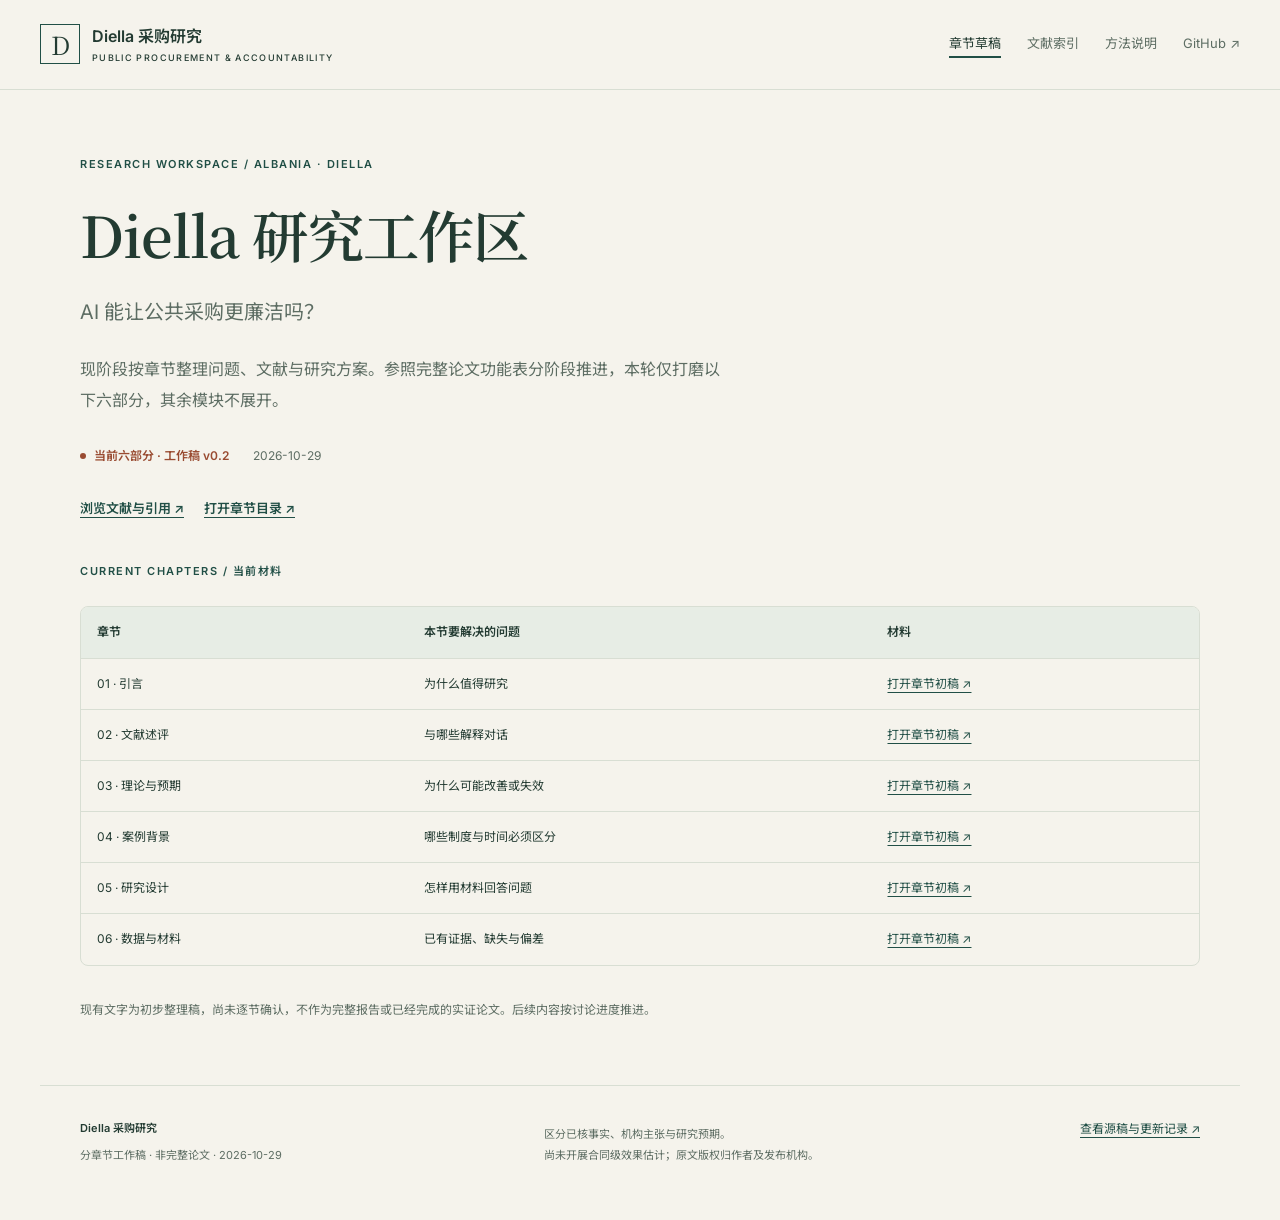
<file: docs/index.html>
<!DOCTYPE html>
<html lang="zh-CN">
<head>
<meta charset="utf-8"><meta name="viewport" content="width=device-width,initial-scale=1">
<meta name="description" content="以阿尔巴尼亚 Diella 为切入，研究公共采购的风险识别、实际效果与问责机制。六部分研究稿、可追溯文献与研究方法。">
<meta name="theme-color" content="#214f46">
<title>章节工作区 · Diella 采购研究</title>
<link rel="icon" href="data:image/svg+xml,%3Csvg xmlns='http://www.w3.org/2000/svg' viewBox='0 0 64 64'%3E%3Crect width='64' height='64' rx='14' fill='%23214f46'/%3E%3Cpath d='M19 15h14c19 0 19 34 0 34H19z' fill='none' stroke='%23f5f3ec' stroke-width='5'/%3E%3C/svg%3E">
<link rel="preconnect" href="https://fonts.googleapis.com"><link rel="preconnect" href="https://fonts.gstatic.com" crossorigin>
<link href="https://fonts.googleapis.com/css2?family=Inter:wght@400;500;600&family=Noto+Sans+SC:wght@400;500;600&family=Noto+Serif+SC:wght@500;600;700&display=swap" rel="stylesheet">
<style>:root{--paper:#f5f3ec;--surface:#fcfbf7;--ink:#233b32;--muted:#5d6d63;--green:#214f46;--line:#d8ded3;--accent:#994b31;--tint:#e7ede5;--body-size:17px}*{box-sizing:border-box}html{scroll-behavior:smooth;scroll-padding-top:100px}body{margin:0;background:var(--paper);color:var(--ink);font:var(--body-size)/1.95 "Inter","Noto Sans SC","Microsoft YaHei",sans-serif}a{color:var(--green);text-underline-offset:4px;overflow-wrap:anywhere}a:hover{color:var(--accent)}a:focus-visible,button:focus-visible,select:focus-visible,input:focus-visible,summary:focus-visible,textarea:focus-visible{outline:3px solid var(--accent);outline-offset:4px}button,input,select,textarea{font:inherit}button,summary{cursor:pointer}button{border:1px solid var(--green);border-radius:8px;background:var(--green);color:var(--surface);padding:8px 16px;font-size:13px;line-height:1.7}button.secondary{background:transparent;color:var(--green)}.skip-link{position:fixed;z-index:20;left:16px;top:-80px;background:var(--green);color:var(--surface);padding:10px}.skip-link:focus{top:8px}.masthead{max-width:1320px;margin:auto;padding:24px 40px;border-bottom:1px solid var(--line);display:flex;align-items:center;justify-content:space-between;gap:24px}.brand{display:flex;align-items:center;gap:12px;text-decoration:none;font-size:16px;font-weight:600;color:var(--ink);line-height:1.5}.brand-mark{width:40px;height:40px;border:1px solid var(--green);display:grid;place-items:center;font:25px "Noto Serif SC",serif}.brand small{display:block;font-size:9px;letter-spacing:1.35px;font-weight:500;margin-top:3px}.masthead nav{display:flex;gap:26px;font-size:13px;flex-wrap:wrap}.masthead nav a{text-decoration:none;color:var(--muted)}.masthead nav a[aria-current]{color:var(--ink);border-bottom:2px solid var(--green)}.eyebrow{font-size:11px;font-weight:600;letter-spacing:1.5px;text-transform:uppercase;color:var(--green);margin:0 0 20px}.hero{max-width:1200px;margin:0 auto;padding:64px 40px 40px}.hero h1{font:600 clamp(34px,4.4vw,58px)/1.4 "Noto Serif SC","Songti SC","SimSun",serif;letter-spacing:-.8px;margin:0 0 20px;max-width:1000px}.hero .subtitle{font-size:20px;margin:0;color:var(--muted);line-height:1.8}.hero .lead{max-width:65ch;margin:24px 0 0;color:var(--muted);font-size:16px}.statusline{display:flex;flex-wrap:wrap;gap:10px 24px;align-items:center;font-size:12px;color:var(--muted);margin-top:28px}.status{display:inline-flex;align-items:center;gap:8px;color:var(--accent);font-weight:600}.status:before{content:"";width:6px;height:6px;border-radius:100%;background:var(--accent)}.hero-actions{display:flex;gap:20px;align-items:center;flex-wrap:wrap;margin-top:28px;font-size:13px}.hero-actions a{font-weight:600}.proposal{max-width:1120px;margin:0 auto 48px;padding:24px 32px;border-left:3px solid var(--green);background:var(--tint);display:grid;grid-template-columns:150px minmax(0,1fr);gap:24px}.proposal .label{font-size:12px;letter-spacing:1px;color:var(--green)}.proposal p{margin:0;max-width:65ch;font-size:17px}.reading-layout{max-width:1200px;padding:0 40px 64px;margin:auto;display:grid;grid-template-columns:220px minmax(0,1fr);gap:56px;align-items:start}.toc{position:sticky;top:24px;font-size:13px}.toc .toc-title{margin:0 0 18px;color:var(--muted);font-size:11px;letter-spacing:1.5px}.toc a{display:flex;gap:14px;text-decoration:none;padding:9px 0;color:var(--muted);line-height:1.7}.toc a span{font-family:Inter,monospace;font-size:11px;padding-top:2px;color:var(--muted)}.toc a.active{color:var(--green);font-weight:600}.toc a.active span{color:var(--accent)}.toc .toc-extra{border-top:1px solid var(--line);margin-top:16px;padding-top:16px}.reading-tools{display:flex;gap:8px;flex-wrap:wrap;margin-top:20px}.reading-tools button{font-size:11px;padding:6px 10px;background:transparent;color:var(--green);border-color:var(--line)}.article{min-width:0;max-width:65ch}.paper-section{padding:0 0 44px;margin:0 0 40px;border-bottom:1px solid var(--line);scroll-margin-top:24px}.article h2{font:600 28px/1.6 "Noto Serif SC","Songti SC",serif;margin:0 0 28px}.article h3{font-size:18px;line-height:1.8;margin:32px 0 16px}.article p{margin:0 0 20px;text-align:justify}.article strong{font-weight:600}.article ul,.article ol{padding-left:24px;margin:16px 0 24px}.article li{padding-left:4px;margin:8px 0}.article blockquote{margin:24px 0;padding:8px 0 8px 24px;border-left:3px solid var(--green);color:var(--muted)}.citation-ref{display:inline-block;font-size:10px;line-height:1.7;text-decoration:none;border-bottom:1px solid var(--line);margin:0 2px;vertical-align:super;font-family:Inter,sans-serif}.table-wrap{overflow-x:auto;margin:24px 0 28px;border:1px solid var(--line);border-radius:8px}table{border-collapse:collapse;width:100%;font-size:12px;line-height:1.85;text-align:left}th,td{padding:14px 16px;border-bottom:1px solid var(--line);vertical-align:top;min-width:100px}th{font-weight:600;background:var(--tint)}tr:last-child td{border-bottom:0}.article table td:first-child{font-weight:500;min-width:116px}.article code{font-size:.86em;background:var(--tint);padding:1px 5px;border-radius:4px;overflow-wrap:anywhere}.article pre{padding:20px;background:var(--tint);overflow:auto;font-size:12px;line-height:1.9}.article pre code{padding:0}.section-no{font:11px Inter,sans-serif;letter-spacing:1.3px;color:var(--accent);margin-bottom:12px}.evidence-note{font-size:13px;border-left:2px solid var(--accent);padding:0 0 0 18px;color:var(--muted);margin:24px 0}.reference-list{list-style:none;padding:0!important;font-size:12px;line-height:1.9}.reference-list li{margin:0 0 20px;padding:0 0 16px;border-bottom:1px solid var(--line);overflow-wrap:anywhere}.reference-list .ref-id{font-size:10px;color:var(--accent);display:block;margin-bottom:6px}.site-footer{max-width:1200px;margin:auto;padding:32px 40px 48px;border-top:1px solid var(--line);display:flex;justify-content:space-between;gap:32px;flex-wrap:wrap;font-size:11px;line-height:1.9;color:var(--muted)}.site-footer p{margin:6px 0}.site-footer strong{font-weight:600;color:var(--ink)}.site-footer>a{font-size:12px}.large-reading{--body-size:19px}.library-hero{padding-bottom:32px}.library-hero h1{font-size:44px}.library-main{max-width:1200px;padding:0 40px 64px;margin:auto}.library-summary{display:flex;gap:32px;margin:26px 0;font-size:12px;color:var(--muted)}.library-summary strong{font-size:28px;font-weight:500;color:var(--green);margin-right:8px;font-family:Inter,sans-serif}.filters{display:flex;flex-wrap:wrap;gap:12px;background:var(--paper);position:sticky;top:0;z-index:3;padding:16px 0;border-top:1px solid var(--line);border-bottom:1px solid var(--line)}.filters input,.filters select{min-width:0;border:1px solid #aab9ac;border-radius:8px;background:var(--surface);padding:10px 12px;color:var(--ink);font-size:13px;line-height:1.8}.filters input{flex:1;min-width:220px}.filter-count{font-size:12px;color:var(--muted);margin:16px 0 24px}.library-list{display:grid;gap:20px}.literature-card{background:var(--surface);border:1px solid var(--line);border-radius:12px;padding:28px;scroll-margin-top:96px}.literature-card[hidden]{display:none}.lit-grid{display:grid;grid-template-columns:minmax(0,.95fr) minmax(0,1.15fr);gap:32px}.lit-id{font-family:Inter,sans-serif;letter-spacing:1px;color:var(--accent);font-size:11px}.lit-badges{font-size:11px;display:flex;gap:8px;flex-wrap:wrap;margin:12px 0}.badge{background:var(--tint);border-radius:5px;padding:2px 8px;color:var(--green)}.badge.supplement{color:var(--accent);background:#f2e7df}.lit-title{font-size:19px;line-height:1.6;font-weight:600;margin:10px 0 12px}.lit-meta{font-size:12px;color:var(--muted);line-height:1.9}.lit-points{font-size:14px;line-height:1.9}.lit-points h3{font-size:12px;margin:0 0 12px;font-weight:600}.lit-points ul{padding-left:19px;margin:0 0 14px}.lit-points li{padding-left:2px;margin:0 0 8px}.basis{font-size:11px;color:var(--muted);line-height:1.9;margin:0}.lit-boundary{font-size:12px;line-height:1.9;color:var(--muted);padding-left:12px;border-left:2px solid var(--line);margin:16px 0 0}.lit-links{display:flex;flex-wrap:wrap;gap:16px;font-size:11px;margin-top:16px}.literature-card details{border-top:1px solid var(--line);margin-top:20px;padding-top:14px;font-size:12px}.literature-card summary{font-size:12px;color:var(--green);font-weight:500}.cite-actions{display:flex;align-items:center;justify-content:space-between;gap:12px;margin:16px 0 10px}.cite-version{background:var(--surface);color:var(--ink);border:1px solid var(--line);border-radius:6px;padding:6px 10px;font-size:12px;max-width:80%}.citation-label{color:var(--muted);font-size:11px}.cite-box{display:block;width:100%;min-height:100px;padding:16px;border:1px solid var(--line);border-radius:8px;background:var(--paper);color:var(--ink);font:12px/1.85 Inter,"Noto Sans SC",sans-serif;resize:vertical;overflow-wrap:anywhere}.copy-status{font-size:11px;color:var(--green);min-height:21px;display:block;margin:4px 0}.citation-note{font-size:11px;line-height:1.9;color:var(--accent);margin:4px 0}.authority-content{font-size:12px;color:var(--muted);line-height:1.95}.authority-content p{margin:12px 0}.empty-state{padding:40px 0;color:var(--muted)}.empty-state[hidden]{display:none}.library-end{font-size:12px;color:var(--muted);margin:32px 0 0;max-width:75ch}.method-article{max-width:65ch;margin:0 auto;padding:16px 32px 64px}.method-article h1{display:none}.method-article h2{margin-top:40px}.mobile-toc{display:none}.to-top{position:fixed;bottom:24px;right:24px;background:var(--surface);padding:6px 12px;border:1px solid var(--line);border-radius:8px;font-size:11px;text-decoration:none}.paper-stat{font-size:12px;color:var(--muted);margin:0 0 32px}.paper-stat a{margin-right:16px}
@media(max-width:1020px){.masthead{padding:20px 28px}.hero{padding:44px 28px 32px}.reading-layout{padding:0 28px 48px;grid-template-columns:170px minmax(0,1fr);gap:32px}.proposal{margin:0 28px 40px;padding:24px;grid-template-columns:110px minmax(0,1fr);gap:16px}.lit-grid{gap:24px}.library-main{padding:0 28px 48px}.site-footer{padding:28px}}
@media(max-width:720px){:root{--body-size:16px}.masthead{padding:18px 20px;align-items:flex-start;flex-direction:column;gap:16px}.masthead nav{gap:22px;font-size:12px}.brand{font-size:15px}.brand small{font-size:8px}.brand-mark{width:36px;height:36px}.hero{padding:36px 20px 28px}.hero h1{font-size:34px;line-height:1.5;letter-spacing:0}.hero .subtitle{font-size:17px}.hero .lead{font-size:14px}.statusline{gap:10px 18px;margin-top:22px}.proposal{margin:0 20px 32px;padding:20px;display:block}.proposal .label{margin-bottom:12px}.proposal p{font-size:15px}.reading-layout{display:block;padding:0 20px 40px}.toc{position:static;margin:0 0 32px;border-bottom:1px solid var(--line);padding-bottom:20px}.toc-links{display:grid;grid-template-columns:1fr 1fr;gap:0 14px}.toc .toc-title{margin-bottom:10px}.toc a{font-size:12px;padding:6px 0;gap:9px}.toc-extra{display:flex;flex-wrap:wrap;gap:18px}.reading-tools{margin-top:12px}.article{max-width:none}.article h2{font-size:24px}.article h3{font-size:17px}.paper-section{padding-bottom:28px;margin-bottom:32px}.article p{text-align:left}.table-wrap{margin-left:0;margin-right:0}table{font-size:11px}th,td{padding:10px 12px;min-width:116px}.site-footer{padding:24px 20px 40px;gap:16px}.library-main{padding:0 20px 40px}.library-hero h1{font-size:34px}.library-summary{gap:20px;flex-wrap:wrap}.library-summary strong{font-size:25px}.filters{gap:8px;padding:12px 0}.filters input{flex-basis:100%;min-width:0}.filters select{flex:1;font-size:12px}.literature-card{padding:20px}.lit-grid{grid-template-columns:1fr;gap:20px}.lit-points{font-size:13px}.lit-title{font-size:18px}.method-article{padding:0 20px 40px}.cite-actions{align-items:flex-start}.cite-box{font-size:11px}.to-top{right:14px;bottom:14px}.large-reading{--body-size:18px}}
@media(prefers-reduced-motion:reduce){html{scroll-behavior:auto}}
@media print{body{background:var(--surface);font-size:11pt}.masthead,.toc,.hero-actions,.site-footer,.to-top,.filters,.reading-tools,.skip-link{display:none!important}.hero,.reading-layout,.method-article,.library-main{display:block;max-width:none;padding:0}.hero h1{font-size:24pt}.hero .subtitle{font-size:13pt}.proposal{margin:20px 0;padding:12px;display:block}.article{max-width:none}.paper-section{break-before:auto;margin-bottom:20px;padding-bottom:20px}.article h2{font-size:18pt}.article h3{font-size:13pt}h2,h3{break-after:avoid}table{font-size:9pt}.table-wrap{overflow:visible;border:1px solid var(--line)}.literature-card{break-inside:avoid;padding:16px}.lit-grid{display:block}.cite-actions button,.copy-status{display:none}.lit-points{margin-top:16px}.citation-ref{font-size:8pt}a{color:var(--ink)}}
</style>
</head>
<body class="">
<a class="skip-link" href="#main">跳到正文</a>
<header class="masthead"><a class="brand" href="index.html"><span class="brand-mark" aria-hidden="true">D</span><span>Diella 采购研究<small>PUBLIC PROCUREMENT & ACCOUNTABILITY</small></span></a>
<nav aria-label="网站导航"><a aria-current="page" href="index.html">章节草稿</a><a  href="literature.html">文献索引</a><a  href="methods.html">方法说明</a><a href="https://github.com/chenergou847/diella-procurement-accountability" target="_blank" rel="noopener">GitHub ↗</a></nav></header>
<section class="hero" id="top"><p class="eyebrow">RESEARCH WORKSPACE / ALBANIA · DIELLA</p><h1>Diella 研究工作区</h1><p class="subtitle">AI 能让公共采购更廉洁吗？</p><p class="lead">现阶段按章节整理问题、文献与研究方案。参照完整论文功能表分阶段推进，本轮仅打磨以下六部分，其余模块不展开。</p><div class="statusline"><span class="status">当前六部分 · 工作稿 v0.2</span><span>2026-10-29</span></div><div class="hero-actions"><a href="literature.html">浏览文献与引用 ↗</a><a href="https://github.com/chenergou847/diella-procurement-accountability/tree/main/manuscript">打开章节目录 ↗</a></div></section><main id="main" class="library-main"><p class="eyebrow">CURRENT CHAPTERS / 当前材料</p><div class="table-wrap"><table><thead><tr><th>章节</th><th>本节要解决的问题</th><th>材料</th></tr></thead><tbody><tr><td>01 · 引言</td><td>为什么值得研究</td><td><a class="chapter-link" href="https://github.com/chenergou847/diella-procurement-accountability/blob/main/manuscript/01-introduction.md">打开章节初稿 ↗</a></td></tr><tr><td>02 · 文献述评</td><td>与哪些解释对话</td><td><a class="chapter-link" href="https://github.com/chenergou847/diella-procurement-accountability/blob/main/manuscript/02-literature-review.md">打开章节初稿 ↗</a></td></tr><tr><td>03 · 理论与预期</td><td>为什么可能改善或失效</td><td><a class="chapter-link" href="https://github.com/chenergou847/diella-procurement-accountability/blob/main/manuscript/03-theory-expectations.md">打开章节初稿 ↗</a></td></tr><tr><td>04 · 案例背景</td><td>哪些制度与时间必须区分</td><td><a class="chapter-link" href="https://github.com/chenergou847/diella-procurement-accountability/blob/main/manuscript/04-case-background.md">打开章节初稿 ↗</a></td></tr><tr><td>05 · 研究设计</td><td>怎样用材料回答问题</td><td><a class="chapter-link" href="https://github.com/chenergou847/diella-procurement-accountability/blob/main/manuscript/05-research-design.md">打开章节初稿 ↗</a></td></tr><tr><td>06 · 数据与材料</td><td>已有证据、缺失与偏差</td><td><a class="chapter-link" href="https://github.com/chenergou847/diella-procurement-accountability/blob/main/manuscript/06-data-materials.md">打开章节初稿 ↗</a></td></tr></tbody></table></div><p class="library-end">现有文字为初步整理稿，尚未逐节确认，不作为完整报告或已经完成的实证论文。后续内容按讨论进度推进。</p></main>
<footer class="site-footer"><div><strong>Diella 采购研究</strong><p>分章节工作稿 · 非完整论文 · 2026-10-29</p></div><p>区分已核事实、机构主张与研究预期。<br>尚未开展合同级效果估计；原文版权归作者及发布机构。</p><a href="https://github.com/chenergou847/diella-procurement-accountability">查看源稿与更新记录 ↗</a></footer>
<script>(()=>{
 const fontButton=document.getElementById('font-toggle');
 fontButton?.addEventListener('click',()=>{const large=document.body.classList.toggle('large-reading');fontButton.setAttribute('aria-pressed',String(large));fontButton.textContent=large?'标准字号':'大字阅读';});
 document.getElementById('print-page')?.addEventListener('click',()=>window.print());
 const sections=document.querySelectorAll('.paper-section');
 if(sections.length&&'IntersectionObserver' in window){const observer=new IntersectionObserver(entries=>{for(const e of entries)if(e.isIntersecting){document.querySelectorAll('.toc-links a').forEach(a=>{const on=a.getAttribute('href')==='#'+e.target.id;a.classList.toggle('active',on);if(on)a.setAttribute('aria-current','location');else a.removeAttribute('aria-current');});}},{rootMargin:'-8% 0px -72% 0px'});sections.forEach(s=>observer.observe(s));}
 const q=document.getElementById('q'),scope=document.getElementById('scope'),cat=document.getElementById('cat'),list=document.getElementById('literature-list');
 if(!list)return;
 const cards=[...list.querySelectorAll('.literature-card')];
 function resize(box){box.style.height='auto';box.style.height=Math.min(Math.max(box.scrollHeight+4,100),260)+'px';}
 function draw(){const terms=q.value.toLowerCase().trim().split(/\s+/).filter(Boolean);let count=0;for(const card of cards){const show=(scope.value==='all'||card.dataset.selection===scope.value)&&(!cat.value||card.dataset.category===cat.value)&&terms.every(t=>card.dataset.search.includes(t));card.hidden=!show;if(show){count++;card.querySelectorAll('.cite-box').forEach(resize);}}document.getElementById('count').textContent='显示 '+count+' 条 / 正式书目 23 条 · 辅助材料 4 条';document.getElementById('empty-state').hidden=count>0;}
 q.addEventListener('input',draw);scope.addEventListener('change',draw);cat.addEventListener('change',draw);
 async function copy(value){try{if(navigator.clipboard){await navigator.clipboard.writeText(value);return true;}}catch(error){}const temp=document.createElement('textarea');temp.value=value;temp.style.position='fixed';temp.style.left='-10000px';temp.setAttribute('readonly','');document.body.append(temp);temp.select();let ok=false;try{ok=document.execCommand('copy');}catch(error){}temp.remove();return ok;}
 list.addEventListener('click',async event=>{const button=event.target.closest('.copy-cite');if(!button)return;const card=button.closest('.literature-card'),box=card.querySelector('.cite-box'),status=card.querySelector('.copy-status'),ok=await copy(box.value);status.textContent=ok?'已复制引文':'请选中引文并按 Ctrl+C 复制';if(!ok){box.focus();box.select();}});
 list.addEventListener('change',event=>{if(!event.target.matches('.cite-version'))return;const card=event.target.closest('.literature-card'),data=JSON.parse(card.querySelector('.citation-data').textContent),v=data[Number(event.target.value)],box=card.querySelector('.cite-box');box.value=v.text;card.querySelector('.citation-note').textContent=v.note||'';card.querySelector('.copy-status').textContent='';resize(box);});
 list.addEventListener('toggle',event=>{if(event.target.tagName==='DETAILS'&&event.target.open)event.target.querySelectorAll('.cite-box').forEach(resize);},true);
 function revealHash(){const id=decodeURIComponent(location.hash.slice(1)),target=cards.find(c=>c.id===id);if(!target)return;if(target.dataset.selection==='supplement')scope.value='all';q.value='';cat.value='';draw();target.scrollIntoView({block:'start'});}
 draw();if(location.hash)revealHash();window.addEventListener('hashchange',revealHash);
})();
</script>
</body></html>
</file>
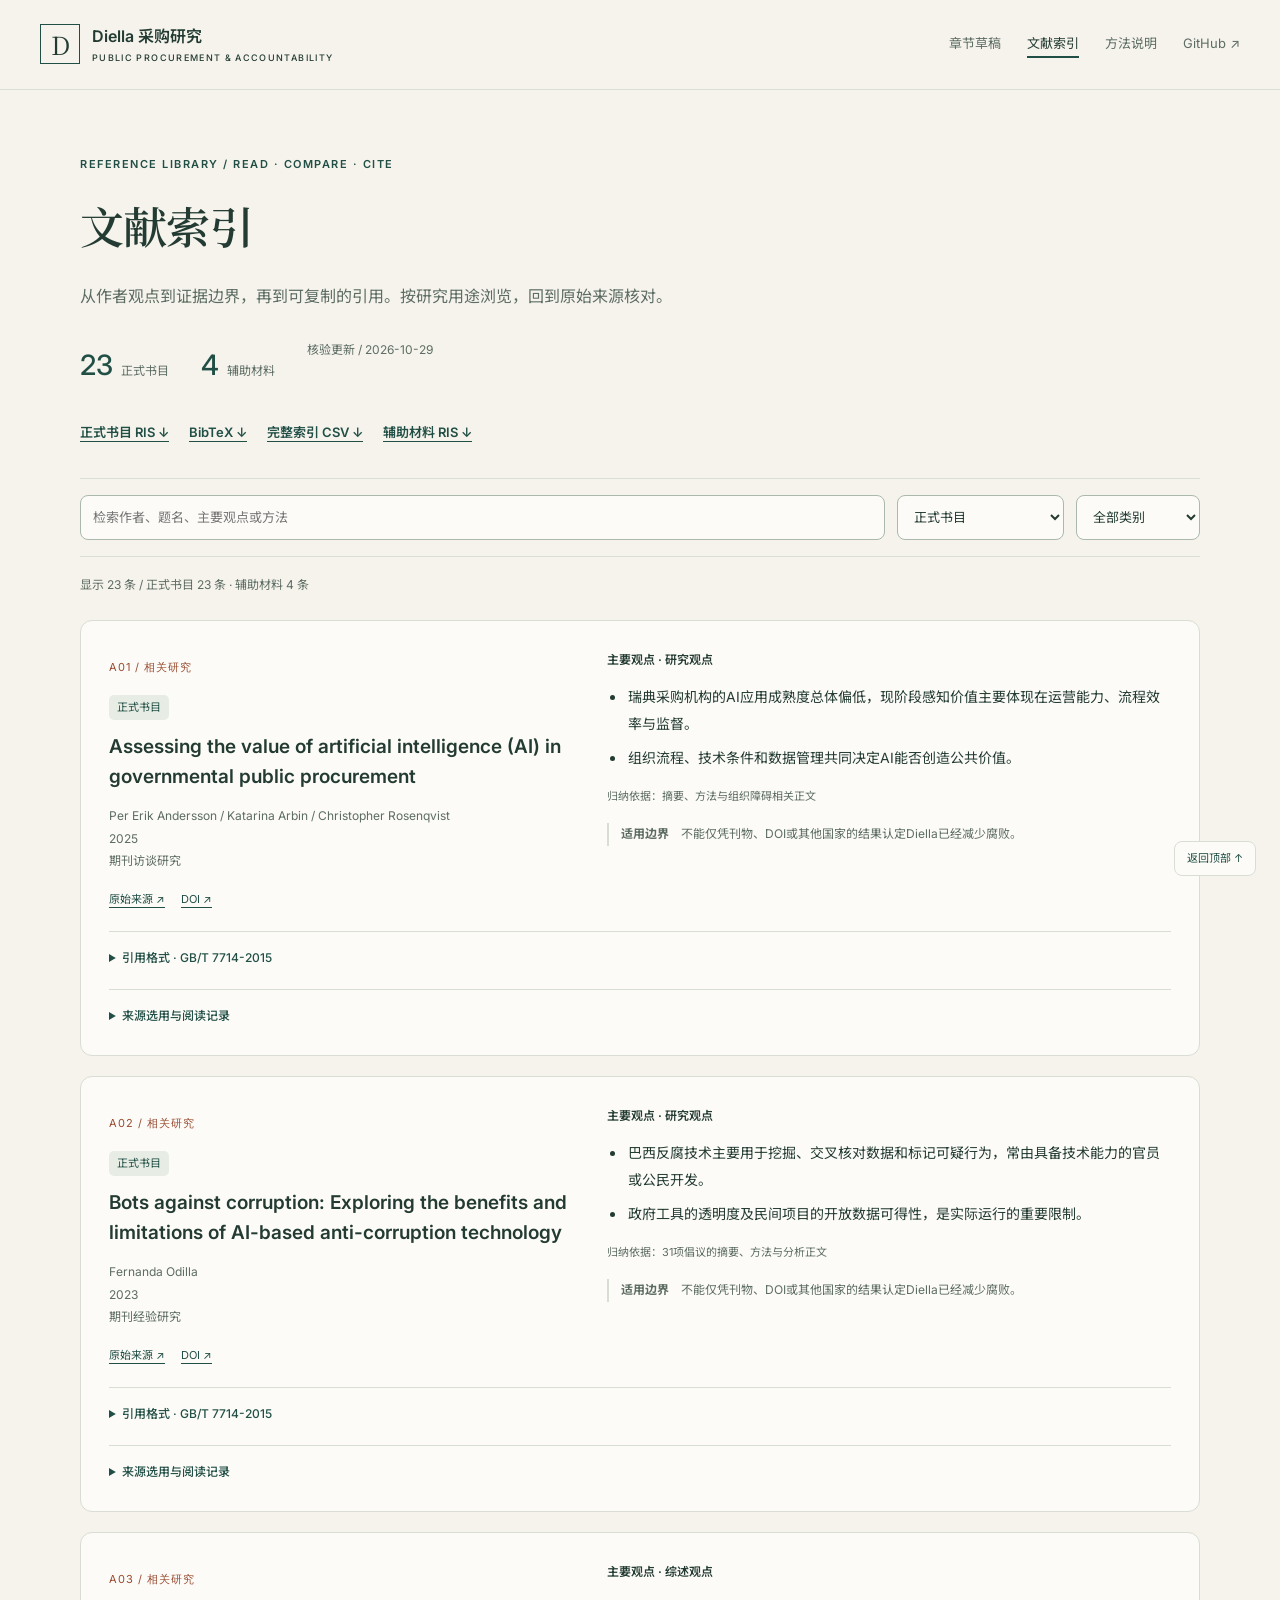
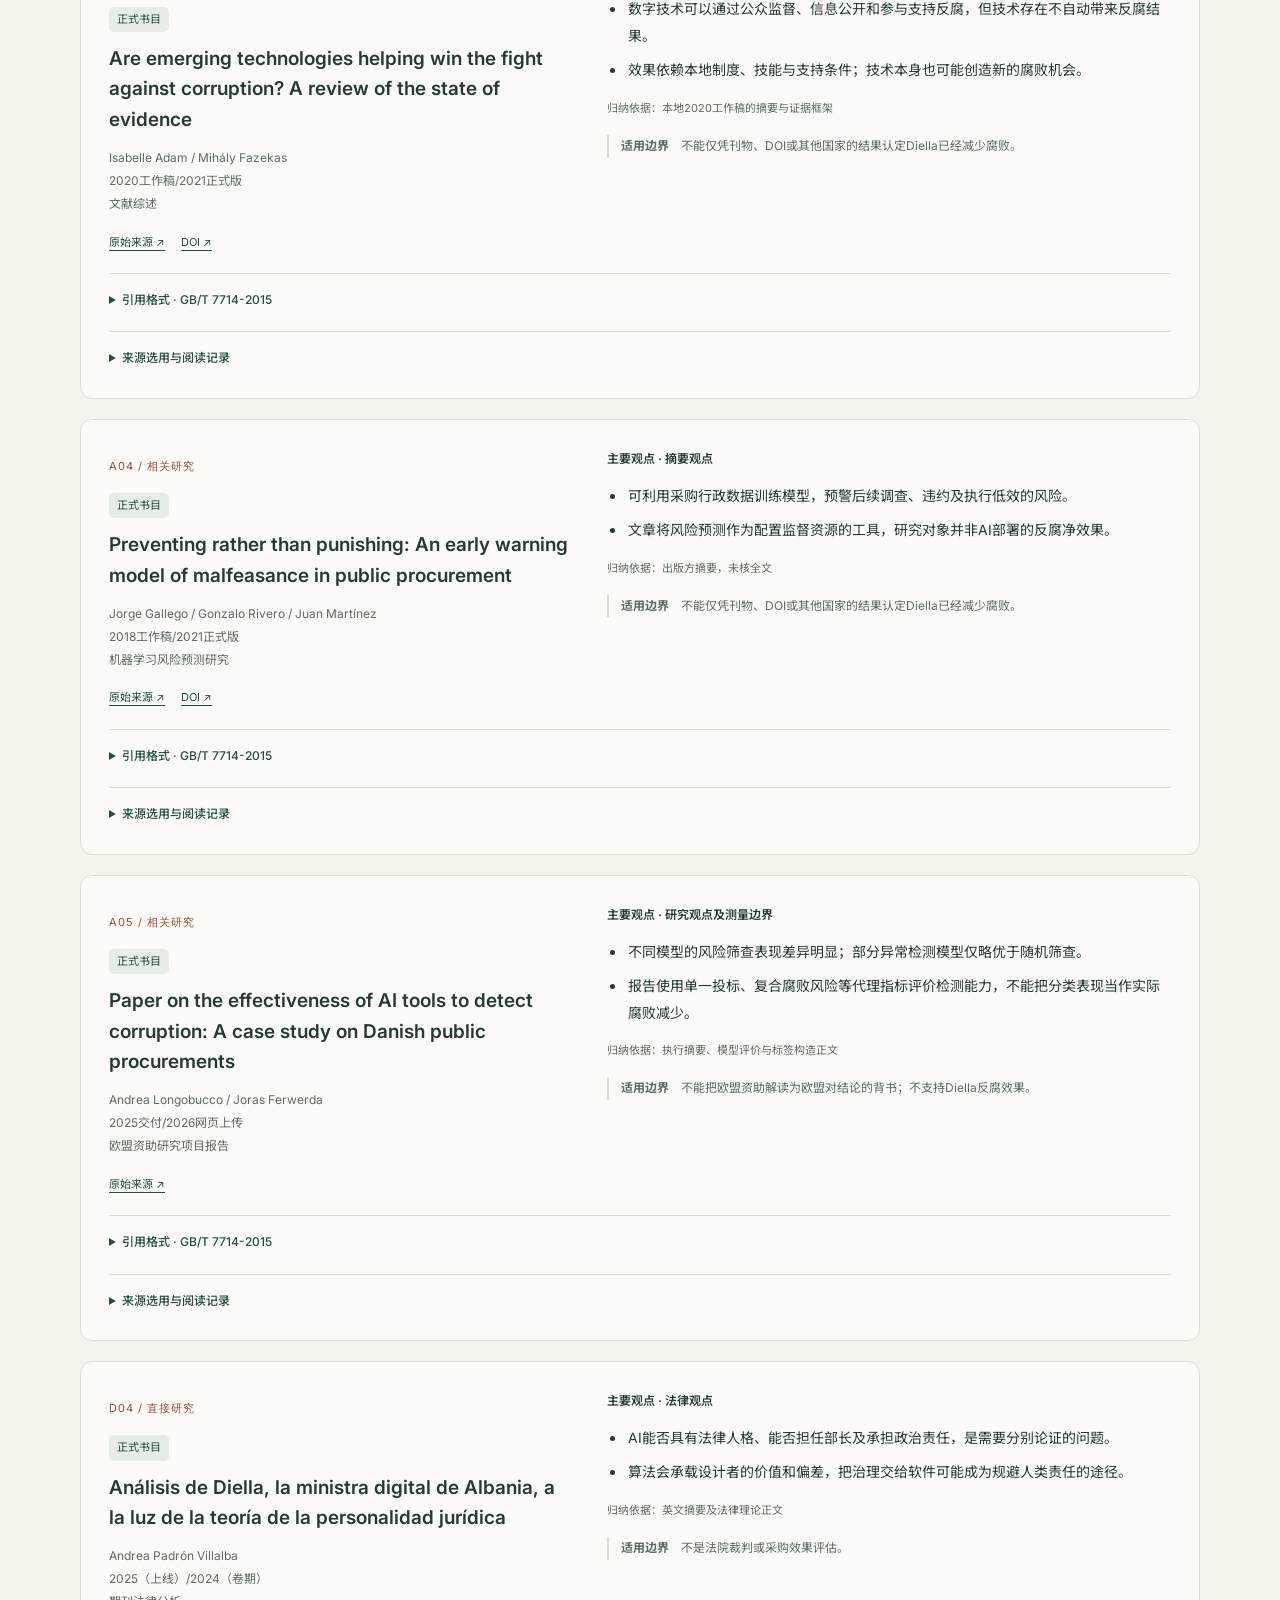
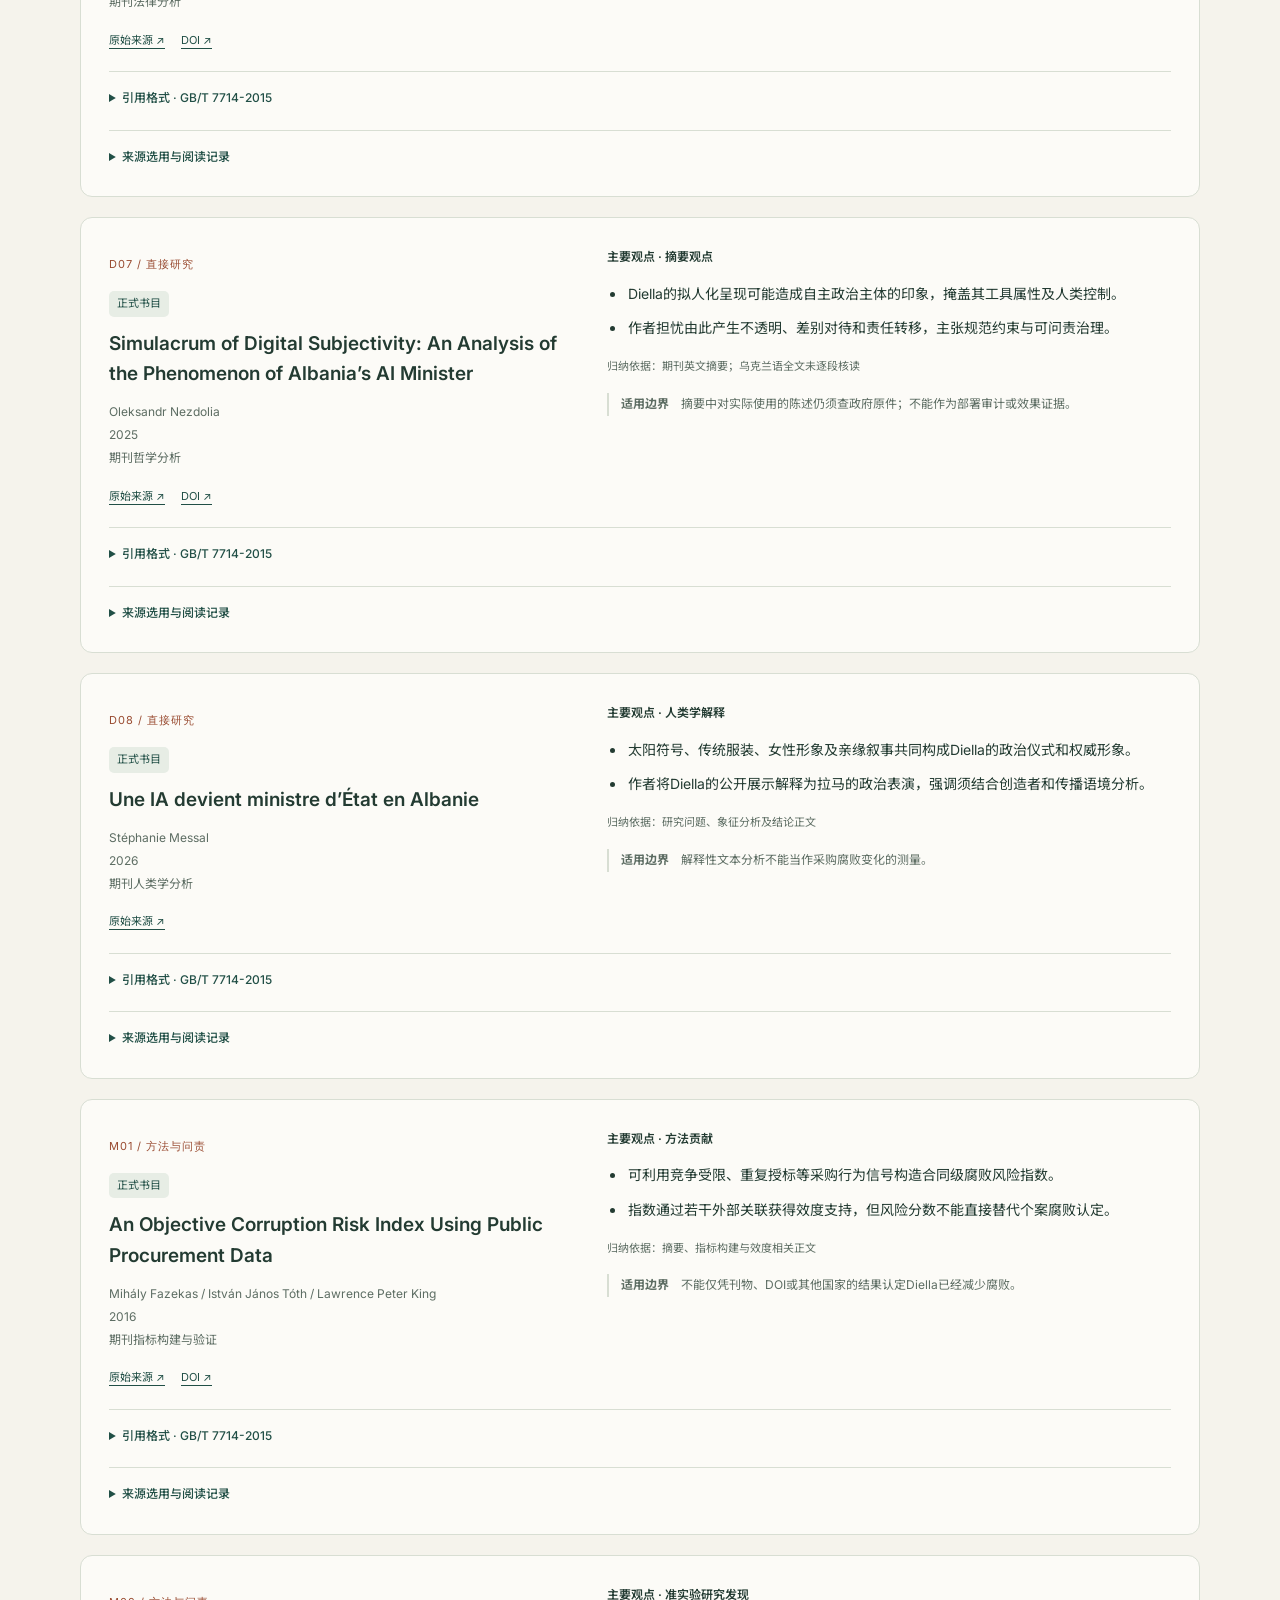
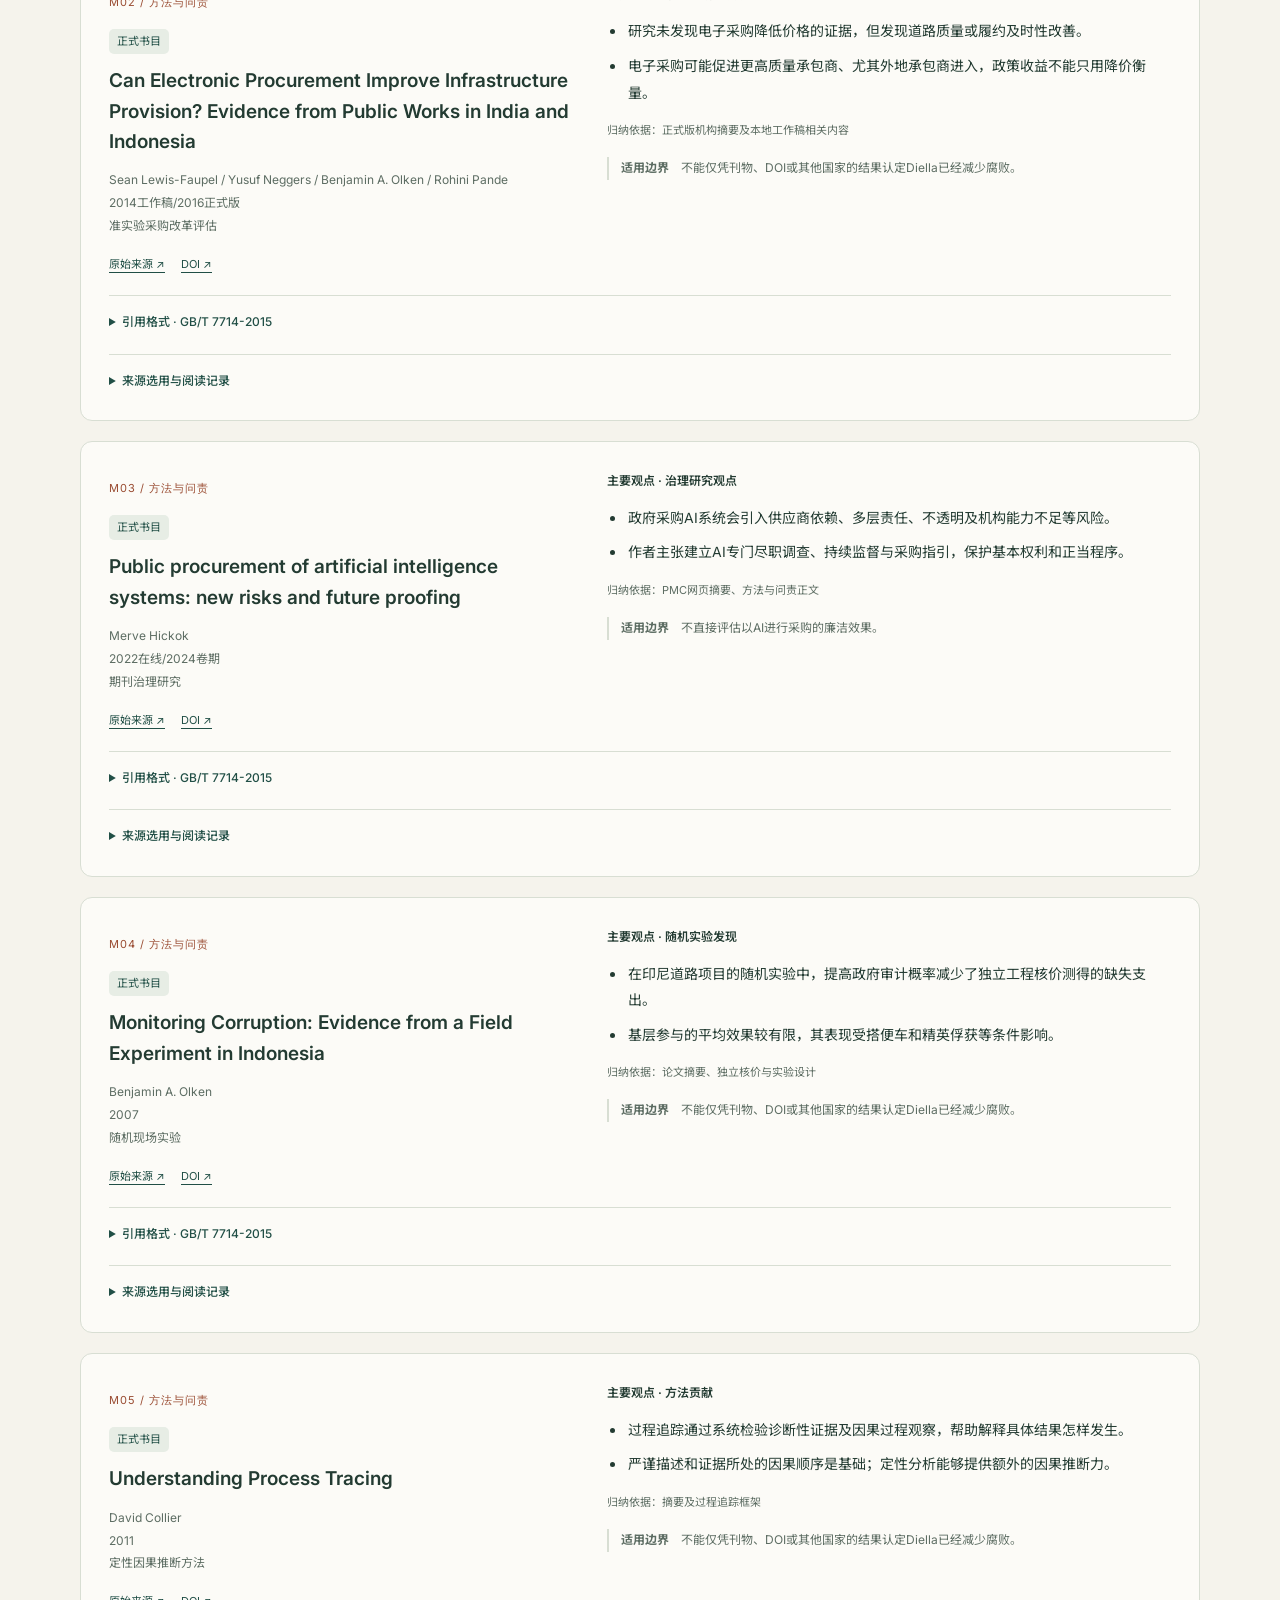
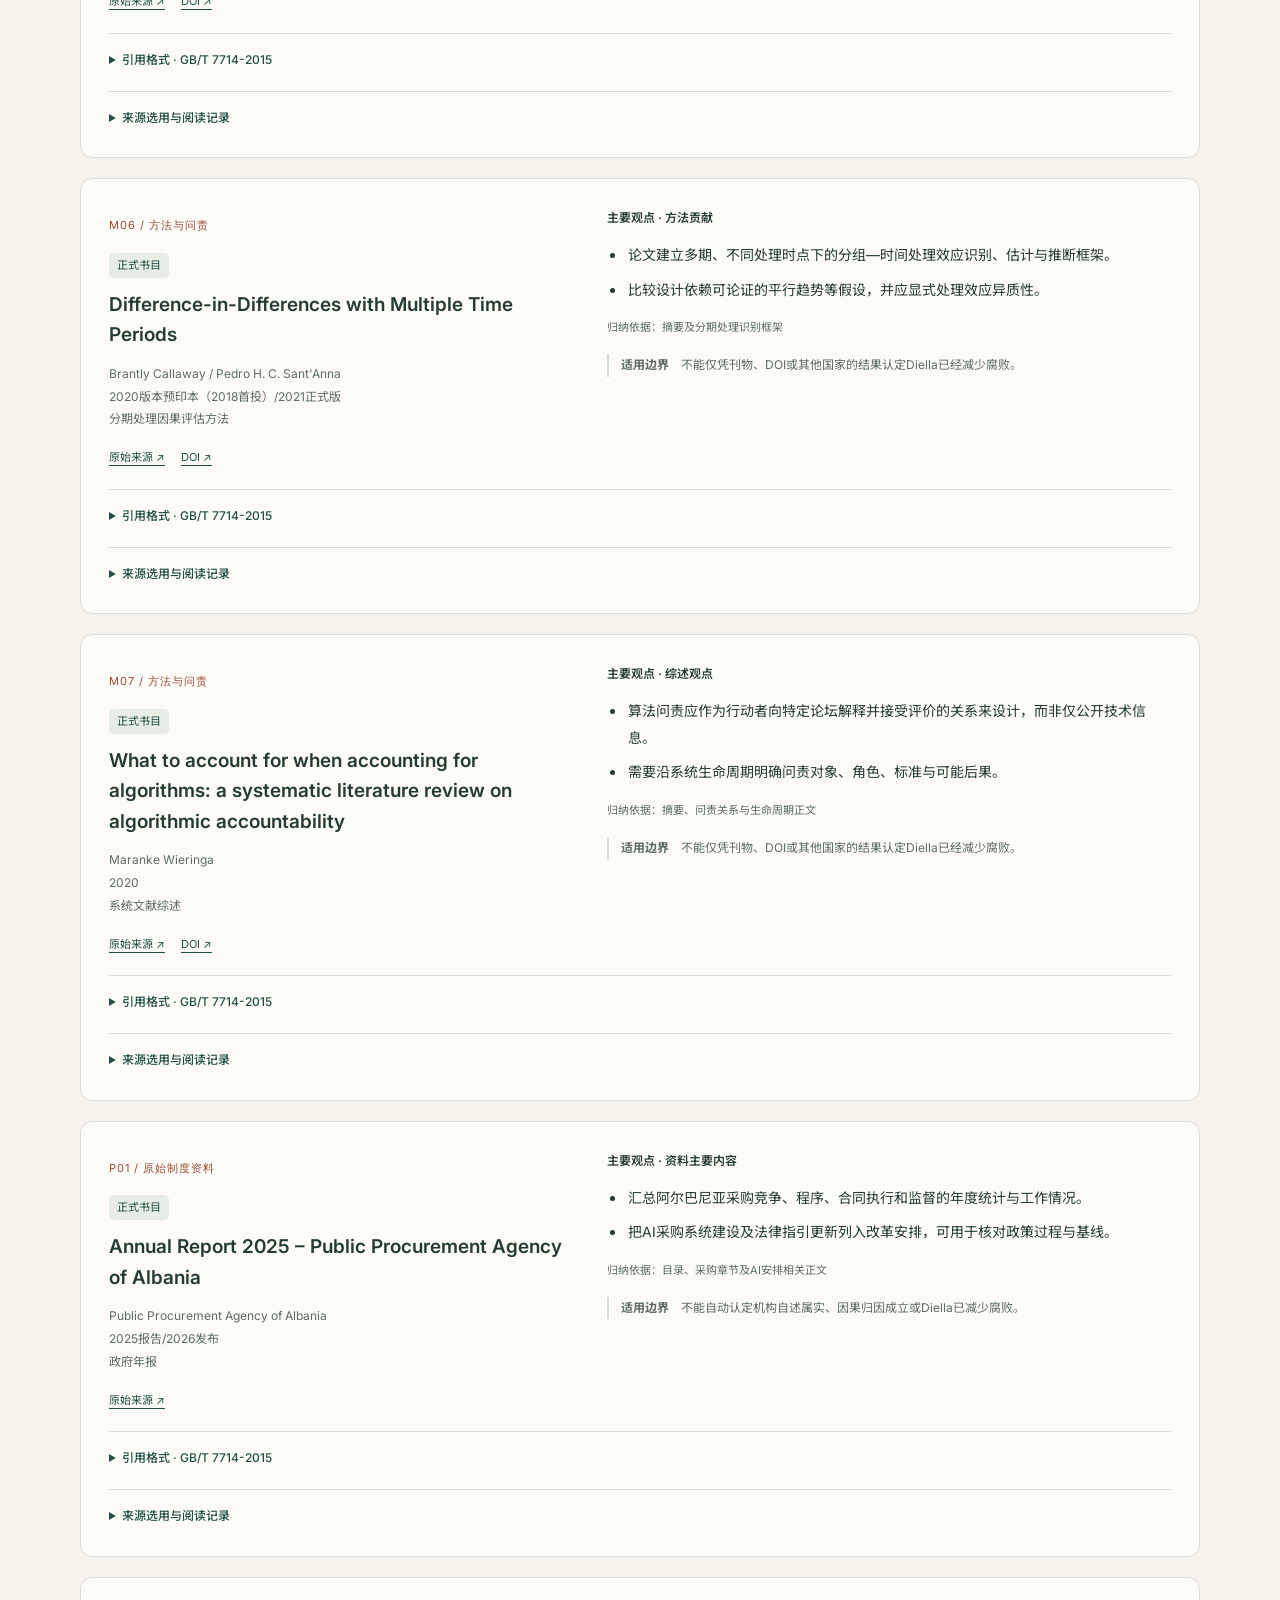
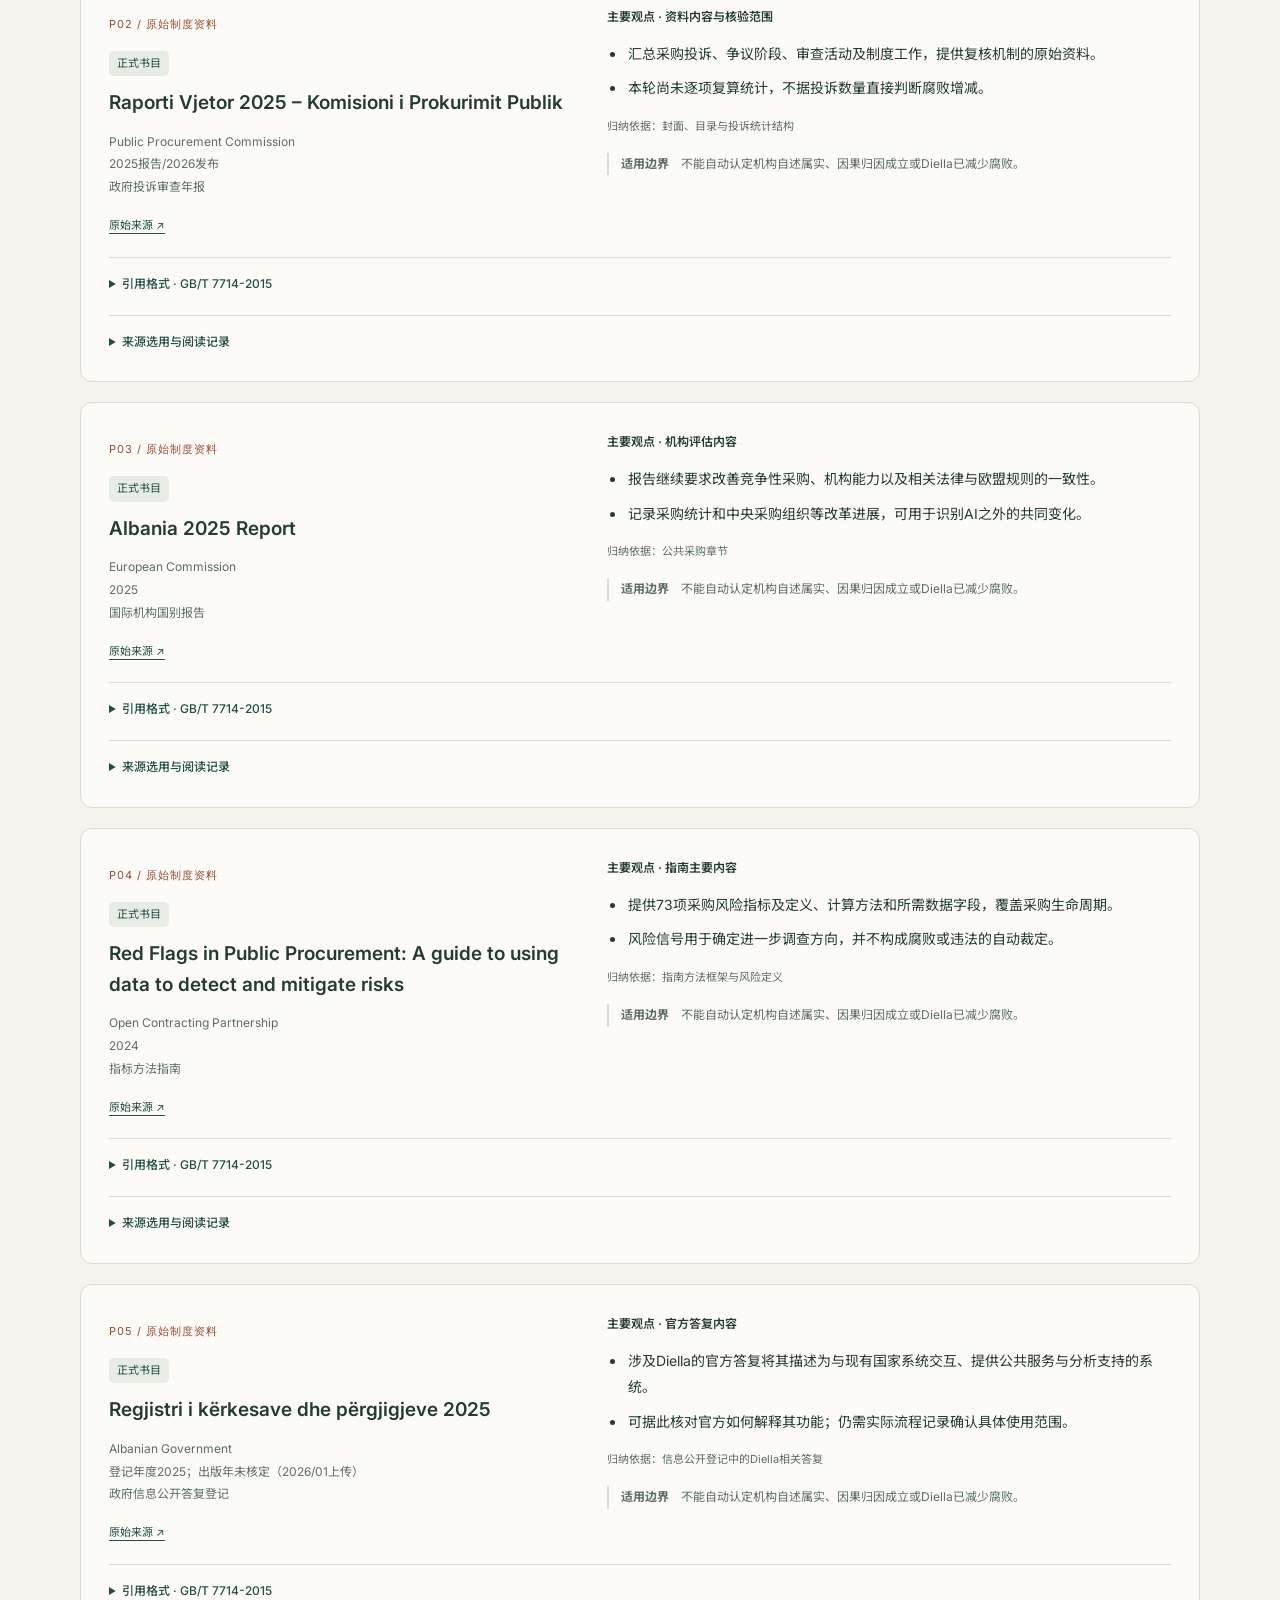
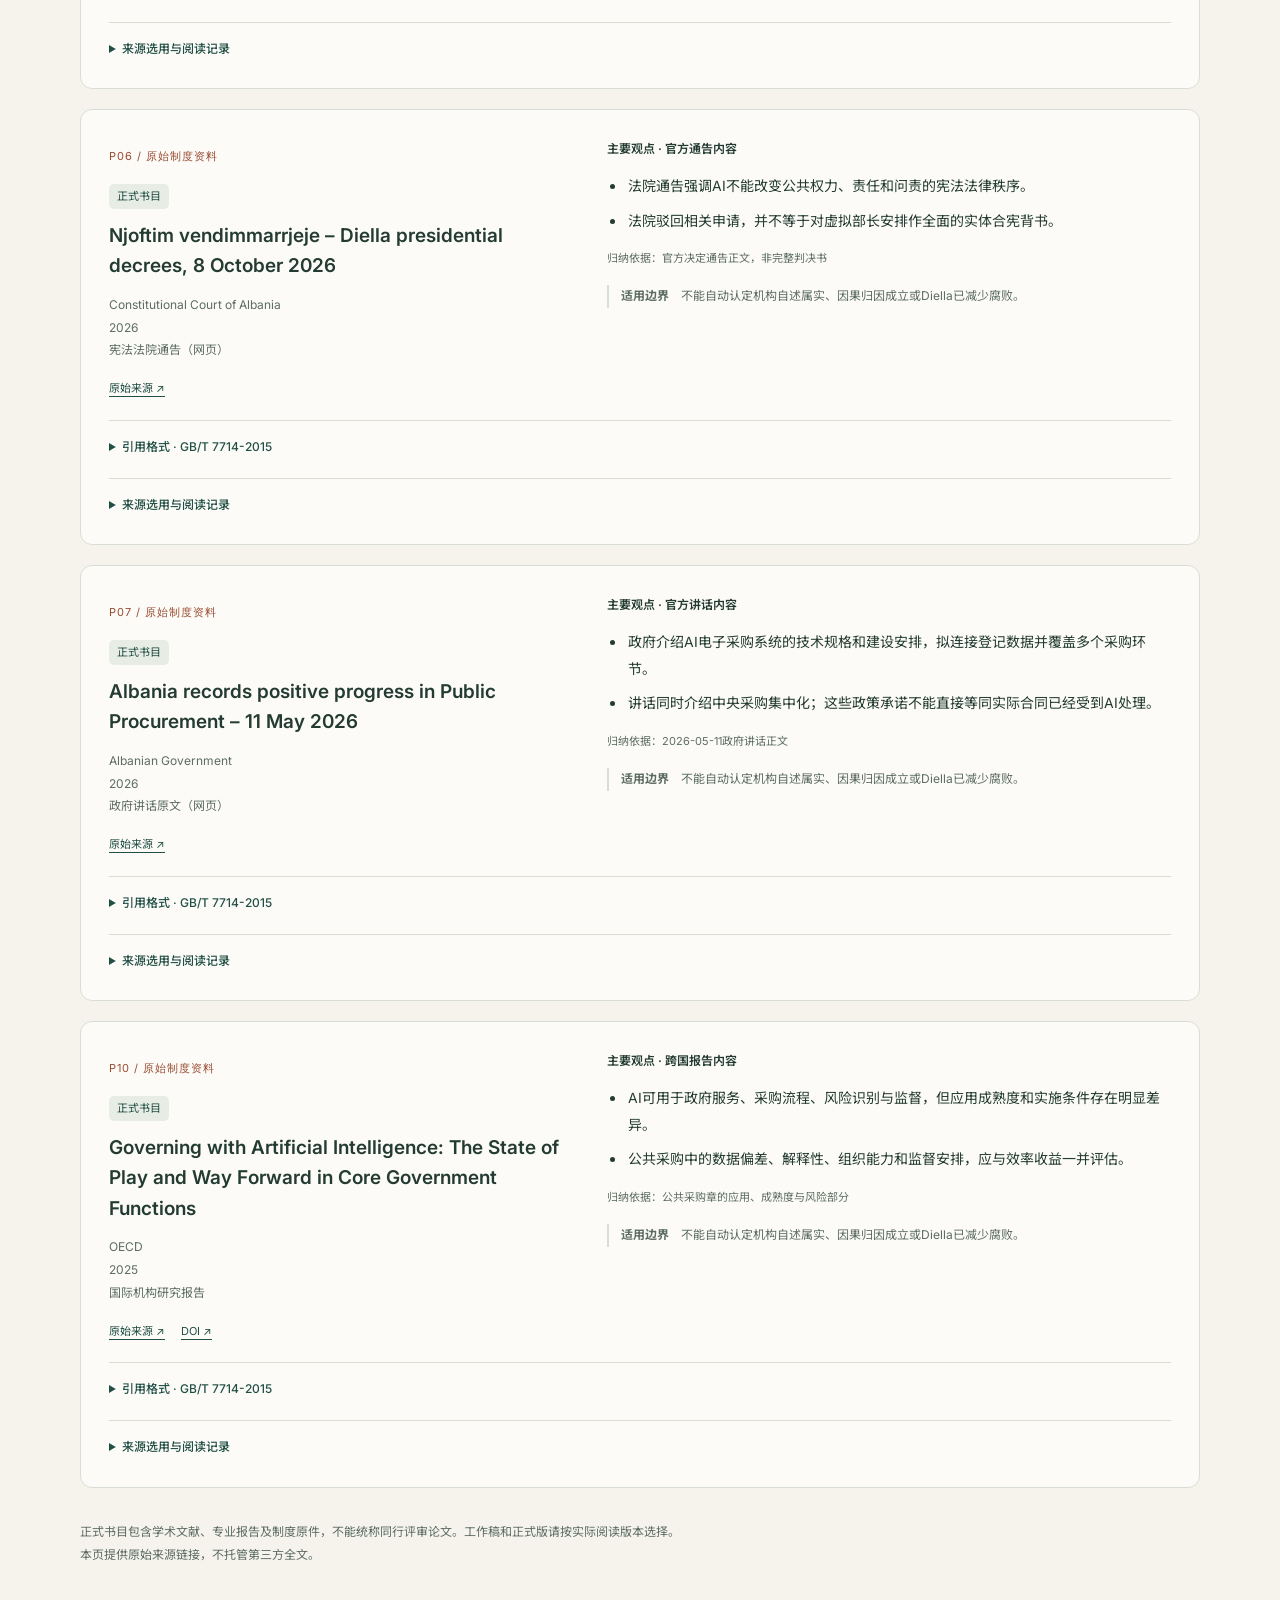
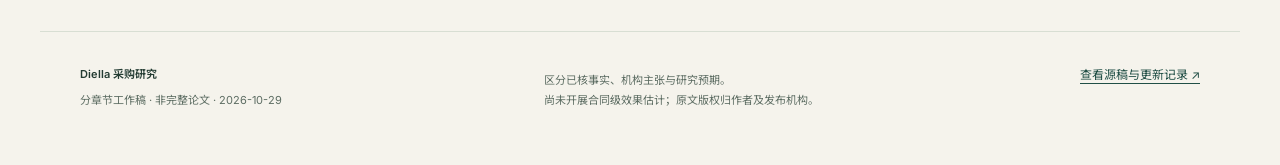
<file: docs/literature.html>
<!DOCTYPE html>
<html lang="zh-CN">
<head>
<meta charset="utf-8"><meta name="viewport" content="width=device-width,initial-scale=1">
<meta name="description" content="以阿尔巴尼亚 Diella 为切入，研究公共采购的风险识别、实际效果与问责机制。六部分研究稿、可追溯文献与研究方法。">
<meta name="theme-color" content="#214f46">
<title>文献索引 · Diella 采购研究</title>
<link rel="icon" href="data:image/svg+xml,%3Csvg xmlns='http://www.w3.org/2000/svg' viewBox='0 0 64 64'%3E%3Crect width='64' height='64' rx='14' fill='%23214f46'/%3E%3Cpath d='M19 15h14c19 0 19 34 0 34H19z' fill='none' stroke='%23f5f3ec' stroke-width='5'/%3E%3C/svg%3E">
<link rel="preconnect" href="https://fonts.googleapis.com"><link rel="preconnect" href="https://fonts.gstatic.com" crossorigin>
<link href="https://fonts.googleapis.com/css2?family=Inter:wght@400;500;600&family=Noto+Sans+SC:wght@400;500;600&family=Noto+Serif+SC:wght@500;600;700&display=swap" rel="stylesheet">
<style>:root{--paper:#f5f3ec;--surface:#fcfbf7;--ink:#233b32;--muted:#5d6d63;--green:#214f46;--line:#d8ded3;--accent:#994b31;--tint:#e7ede5;--body-size:17px}*{box-sizing:border-box}html{scroll-behavior:smooth;scroll-padding-top:100px}body{margin:0;background:var(--paper);color:var(--ink);font:var(--body-size)/1.95 "Inter","Noto Sans SC","Microsoft YaHei",sans-serif}a{color:var(--green);text-underline-offset:4px;overflow-wrap:anywhere}a:hover{color:var(--accent)}a:focus-visible,button:focus-visible,select:focus-visible,input:focus-visible,summary:focus-visible,textarea:focus-visible{outline:3px solid var(--accent);outline-offset:4px}button,input,select,textarea{font:inherit}button,summary{cursor:pointer}button{border:1px solid var(--green);border-radius:8px;background:var(--green);color:var(--surface);padding:8px 16px;font-size:13px;line-height:1.7}button.secondary{background:transparent;color:var(--green)}.skip-link{position:fixed;z-index:20;left:16px;top:-80px;background:var(--green);color:var(--surface);padding:10px}.skip-link:focus{top:8px}.masthead{max-width:1320px;margin:auto;padding:24px 40px;border-bottom:1px solid var(--line);display:flex;align-items:center;justify-content:space-between;gap:24px}.brand{display:flex;align-items:center;gap:12px;text-decoration:none;font-size:16px;font-weight:600;color:var(--ink);line-height:1.5}.brand-mark{width:40px;height:40px;border:1px solid var(--green);display:grid;place-items:center;font:25px "Noto Serif SC",serif}.brand small{display:block;font-size:9px;letter-spacing:1.35px;font-weight:500;margin-top:3px}.masthead nav{display:flex;gap:26px;font-size:13px;flex-wrap:wrap}.masthead nav a{text-decoration:none;color:var(--muted)}.masthead nav a[aria-current]{color:var(--ink);border-bottom:2px solid var(--green)}.eyebrow{font-size:11px;font-weight:600;letter-spacing:1.5px;text-transform:uppercase;color:var(--green);margin:0 0 20px}.hero{max-width:1200px;margin:0 auto;padding:64px 40px 40px}.hero h1{font:600 clamp(34px,4.4vw,58px)/1.4 "Noto Serif SC","Songti SC","SimSun",serif;letter-spacing:-.8px;margin:0 0 20px;max-width:1000px}.hero .subtitle{font-size:20px;margin:0;color:var(--muted);line-height:1.8}.hero .lead{max-width:65ch;margin:24px 0 0;color:var(--muted);font-size:16px}.statusline{display:flex;flex-wrap:wrap;gap:10px 24px;align-items:center;font-size:12px;color:var(--muted);margin-top:28px}.status{display:inline-flex;align-items:center;gap:8px;color:var(--accent);font-weight:600}.status:before{content:"";width:6px;height:6px;border-radius:100%;background:var(--accent)}.hero-actions{display:flex;gap:20px;align-items:center;flex-wrap:wrap;margin-top:28px;font-size:13px}.hero-actions a{font-weight:600}.proposal{max-width:1120px;margin:0 auto 48px;padding:24px 32px;border-left:3px solid var(--green);background:var(--tint);display:grid;grid-template-columns:150px minmax(0,1fr);gap:24px}.proposal .label{font-size:12px;letter-spacing:1px;color:var(--green)}.proposal p{margin:0;max-width:65ch;font-size:17px}.reading-layout{max-width:1200px;padding:0 40px 64px;margin:auto;display:grid;grid-template-columns:220px minmax(0,1fr);gap:56px;align-items:start}.toc{position:sticky;top:24px;font-size:13px}.toc .toc-title{margin:0 0 18px;color:var(--muted);font-size:11px;letter-spacing:1.5px}.toc a{display:flex;gap:14px;text-decoration:none;padding:9px 0;color:var(--muted);line-height:1.7}.toc a span{font-family:Inter,monospace;font-size:11px;padding-top:2px;color:var(--muted)}.toc a.active{color:var(--green);font-weight:600}.toc a.active span{color:var(--accent)}.toc .toc-extra{border-top:1px solid var(--line);margin-top:16px;padding-top:16px}.reading-tools{display:flex;gap:8px;flex-wrap:wrap;margin-top:20px}.reading-tools button{font-size:11px;padding:6px 10px;background:transparent;color:var(--green);border-color:var(--line)}.article{min-width:0;max-width:65ch}.paper-section{padding:0 0 44px;margin:0 0 40px;border-bottom:1px solid var(--line);scroll-margin-top:24px}.article h2{font:600 28px/1.6 "Noto Serif SC","Songti SC",serif;margin:0 0 28px}.article h3{font-size:18px;line-height:1.8;margin:32px 0 16px}.article p{margin:0 0 20px;text-align:justify}.article strong{font-weight:600}.article ul,.article ol{padding-left:24px;margin:16px 0 24px}.article li{padding-left:4px;margin:8px 0}.article blockquote{margin:24px 0;padding:8px 0 8px 24px;border-left:3px solid var(--green);color:var(--muted)}.citation-ref{display:inline-block;font-size:10px;line-height:1.7;text-decoration:none;border-bottom:1px solid var(--line);margin:0 2px;vertical-align:super;font-family:Inter,sans-serif}.table-wrap{overflow-x:auto;margin:24px 0 28px;border:1px solid var(--line);border-radius:8px}table{border-collapse:collapse;width:100%;font-size:12px;line-height:1.85;text-align:left}th,td{padding:14px 16px;border-bottom:1px solid var(--line);vertical-align:top;min-width:100px}th{font-weight:600;background:var(--tint)}tr:last-child td{border-bottom:0}.article table td:first-child{font-weight:500;min-width:116px}.article code{font-size:.86em;background:var(--tint);padding:1px 5px;border-radius:4px;overflow-wrap:anywhere}.article pre{padding:20px;background:var(--tint);overflow:auto;font-size:12px;line-height:1.9}.article pre code{padding:0}.section-no{font:11px Inter,sans-serif;letter-spacing:1.3px;color:var(--accent);margin-bottom:12px}.evidence-note{font-size:13px;border-left:2px solid var(--accent);padding:0 0 0 18px;color:var(--muted);margin:24px 0}.reference-list{list-style:none;padding:0!important;font-size:12px;line-height:1.9}.reference-list li{margin:0 0 20px;padding:0 0 16px;border-bottom:1px solid var(--line);overflow-wrap:anywhere}.reference-list .ref-id{font-size:10px;color:var(--accent);display:block;margin-bottom:6px}.site-footer{max-width:1200px;margin:auto;padding:32px 40px 48px;border-top:1px solid var(--line);display:flex;justify-content:space-between;gap:32px;flex-wrap:wrap;font-size:11px;line-height:1.9;color:var(--muted)}.site-footer p{margin:6px 0}.site-footer strong{font-weight:600;color:var(--ink)}.site-footer>a{font-size:12px}.large-reading{--body-size:19px}.library-hero{padding-bottom:32px}.library-hero h1{font-size:44px}.library-main{max-width:1200px;padding:0 40px 64px;margin:auto}.library-summary{display:flex;gap:32px;margin:26px 0;font-size:12px;color:var(--muted)}.library-summary strong{font-size:28px;font-weight:500;color:var(--green);margin-right:8px;font-family:Inter,sans-serif}.filters{display:flex;flex-wrap:wrap;gap:12px;background:var(--paper);position:sticky;top:0;z-index:3;padding:16px 0;border-top:1px solid var(--line);border-bottom:1px solid var(--line)}.filters input,.filters select{min-width:0;border:1px solid #aab9ac;border-radius:8px;background:var(--surface);padding:10px 12px;color:var(--ink);font-size:13px;line-height:1.8}.filters input{flex:1;min-width:220px}.filter-count{font-size:12px;color:var(--muted);margin:16px 0 24px}.library-list{display:grid;gap:20px}.literature-card{background:var(--surface);border:1px solid var(--line);border-radius:12px;padding:28px;scroll-margin-top:96px}.literature-card[hidden]{display:none}.lit-grid{display:grid;grid-template-columns:minmax(0,.95fr) minmax(0,1.15fr);gap:32px}.lit-id{font-family:Inter,sans-serif;letter-spacing:1px;color:var(--accent);font-size:11px}.lit-badges{font-size:11px;display:flex;gap:8px;flex-wrap:wrap;margin:12px 0}.badge{background:var(--tint);border-radius:5px;padding:2px 8px;color:var(--green)}.badge.supplement{color:var(--accent);background:#f2e7df}.lit-title{font-size:19px;line-height:1.6;font-weight:600;margin:10px 0 12px}.lit-meta{font-size:12px;color:var(--muted);line-height:1.9}.lit-points{font-size:14px;line-height:1.9}.lit-points h3{font-size:12px;margin:0 0 12px;font-weight:600}.lit-points ul{padding-left:19px;margin:0 0 14px}.lit-points li{padding-left:2px;margin:0 0 8px}.basis{font-size:11px;color:var(--muted);line-height:1.9;margin:0}.lit-boundary{font-size:12px;line-height:1.9;color:var(--muted);padding-left:12px;border-left:2px solid var(--line);margin:16px 0 0}.lit-links{display:flex;flex-wrap:wrap;gap:16px;font-size:11px;margin-top:16px}.literature-card details{border-top:1px solid var(--line);margin-top:20px;padding-top:14px;font-size:12px}.literature-card summary{font-size:12px;color:var(--green);font-weight:500}.cite-actions{display:flex;align-items:center;justify-content:space-between;gap:12px;margin:16px 0 10px}.cite-version{background:var(--surface);color:var(--ink);border:1px solid var(--line);border-radius:6px;padding:6px 10px;font-size:12px;max-width:80%}.citation-label{color:var(--muted);font-size:11px}.cite-box{display:block;width:100%;min-height:100px;padding:16px;border:1px solid var(--line);border-radius:8px;background:var(--paper);color:var(--ink);font:12px/1.85 Inter,"Noto Sans SC",sans-serif;resize:vertical;overflow-wrap:anywhere}.copy-status{font-size:11px;color:var(--green);min-height:21px;display:block;margin:4px 0}.citation-note{font-size:11px;line-height:1.9;color:var(--accent);margin:4px 0}.authority-content{font-size:12px;color:var(--muted);line-height:1.95}.authority-content p{margin:12px 0}.empty-state{padding:40px 0;color:var(--muted)}.empty-state[hidden]{display:none}.library-end{font-size:12px;color:var(--muted);margin:32px 0 0;max-width:75ch}.method-article{max-width:65ch;margin:0 auto;padding:16px 32px 64px}.method-article h1{display:none}.method-article h2{margin-top:40px}.mobile-toc{display:none}.to-top{position:fixed;bottom:24px;right:24px;background:var(--surface);padding:6px 12px;border:1px solid var(--line);border-radius:8px;font-size:11px;text-decoration:none}.paper-stat{font-size:12px;color:var(--muted);margin:0 0 32px}.paper-stat a{margin-right:16px}
@media(max-width:1020px){.masthead{padding:20px 28px}.hero{padding:44px 28px 32px}.reading-layout{padding:0 28px 48px;grid-template-columns:170px minmax(0,1fr);gap:32px}.proposal{margin:0 28px 40px;padding:24px;grid-template-columns:110px minmax(0,1fr);gap:16px}.lit-grid{gap:24px}.library-main{padding:0 28px 48px}.site-footer{padding:28px}}
@media(max-width:720px){:root{--body-size:16px}.masthead{padding:18px 20px;align-items:flex-start;flex-direction:column;gap:16px}.masthead nav{gap:22px;font-size:12px}.brand{font-size:15px}.brand small{font-size:8px}.brand-mark{width:36px;height:36px}.hero{padding:36px 20px 28px}.hero h1{font-size:34px;line-height:1.5;letter-spacing:0}.hero .subtitle{font-size:17px}.hero .lead{font-size:14px}.statusline{gap:10px 18px;margin-top:22px}.proposal{margin:0 20px 32px;padding:20px;display:block}.proposal .label{margin-bottom:12px}.proposal p{font-size:15px}.reading-layout{display:block;padding:0 20px 40px}.toc{position:static;margin:0 0 32px;border-bottom:1px solid var(--line);padding-bottom:20px}.toc-links{display:grid;grid-template-columns:1fr 1fr;gap:0 14px}.toc .toc-title{margin-bottom:10px}.toc a{font-size:12px;padding:6px 0;gap:9px}.toc-extra{display:flex;flex-wrap:wrap;gap:18px}.reading-tools{margin-top:12px}.article{max-width:none}.article h2{font-size:24px}.article h3{font-size:17px}.paper-section{padding-bottom:28px;margin-bottom:32px}.article p{text-align:left}.table-wrap{margin-left:0;margin-right:0}table{font-size:11px}th,td{padding:10px 12px;min-width:116px}.site-footer{padding:24px 20px 40px;gap:16px}.library-main{padding:0 20px 40px}.library-hero h1{font-size:34px}.library-summary{gap:20px;flex-wrap:wrap}.library-summary strong{font-size:25px}.filters{gap:8px;padding:12px 0}.filters input{flex-basis:100%;min-width:0}.filters select{flex:1;font-size:12px}.literature-card{padding:20px}.lit-grid{grid-template-columns:1fr;gap:20px}.lit-points{font-size:13px}.lit-title{font-size:18px}.method-article{padding:0 20px 40px}.cite-actions{align-items:flex-start}.cite-box{font-size:11px}.to-top{right:14px;bottom:14px}.large-reading{--body-size:18px}}
@media(prefers-reduced-motion:reduce){html{scroll-behavior:auto}}
@media print{body{background:var(--surface);font-size:11pt}.masthead,.toc,.hero-actions,.site-footer,.to-top,.filters,.reading-tools,.skip-link{display:none!important}.hero,.reading-layout,.method-article,.library-main{display:block;max-width:none;padding:0}.hero h1{font-size:24pt}.hero .subtitle{font-size:13pt}.proposal{margin:20px 0;padding:12px;display:block}.article{max-width:none}.paper-section{break-before:auto;margin-bottom:20px;padding-bottom:20px}.article h2{font-size:18pt}.article h3{font-size:13pt}h2,h3{break-after:avoid}table{font-size:9pt}.table-wrap{overflow:visible;border:1px solid var(--line)}.literature-card{break-inside:avoid;padding:16px}.lit-grid{display:block}.cite-actions button,.copy-status{display:none}.lit-points{margin-top:16px}.citation-ref{font-size:8pt}a{color:var(--ink)}}
</style>
</head>
<body class="library-page">
<a class="skip-link" href="#main">跳到正文</a>
<header class="masthead"><a class="brand" href="index.html"><span class="brand-mark" aria-hidden="true">D</span><span>Diella 采购研究<small>PUBLIC PROCUREMENT & ACCOUNTABILITY</small></span></a>
<nav aria-label="网站导航"><a  href="index.html">章节草稿</a><a aria-current="page" href="literature.html">文献索引</a><a  href="methods.html">方法说明</a><a href="https://github.com/chenergou847/diella-procurement-accountability" target="_blank" rel="noopener">GitHub ↗</a></nav></header>
<section class="hero library-hero" id="top"><p class="eyebrow">REFERENCE LIBRARY / READ · COMPARE · CITE</p><h1>文献索引</h1><p class="lead">从作者观点到证据边界，再到可复制的引用。按研究用途浏览，回到原始来源核对。</p><div class="library-summary"><span><strong>23</strong>正式书目</span><span><strong>4</strong>辅助材料</span><span>核验更新 / 2026-10-29</span></div><div class="hero-actions"><a href="downloads/references.ris" download>正式书目 RIS ↓</a><a href="downloads/references.bib" download>BibTeX ↓</a><a href="downloads/bibliography.csv" download>完整索引 CSV ↓</a><a href="downloads/supplement.ris" download>辅助材料 RIS ↓</a></div></section><main id="main" class="library-main"><div class="filters" role="search"><input id="q" type="search" aria-label="检索文献" placeholder="检索作者、题名、主要观点或方法"><select id="scope" aria-label="选用范围"><option value="core">正式书目</option><option value="all">正式书目 + 辅助材料</option><option value="supplement">仅辅助材料</option></select><select id="cat" aria-label="研究类别"><option value="">全部类别</option><option value="相关研究">相关研究</option><option value="直接研究">直接研究</option><option value="方法与问责">方法与问责</option><option value="原始制度资料">原始制度资料</option></select></div><p id="count" class="filter-count" role="status">显示 23 条 / 正式书目 23 条 · 辅助材料 4 条</p><section id="literature-list" class="library-list" aria-label="文献列表"><article class="literature-card" id="A01" data-selection="core" data-category="相关研究" data-search="{&quot;id&quot;: &quot;a01&quot;, &quot;category&quot;: &quot;相关研究&quot;, &quot;title&quot;: &quot;assessing the value of artificial intelligence (ai) in governmental public procurement&quot;, &quot;authors&quot;: [&quot;per erik andersson&quot;, &quot;katarina arbin&quot;, &quot;christopher rosenqvist&quot;], &quot;year&quot;: &quot;2025&quot;, &quot;type&quot;: &quot;期刊访谈研究&quot;, &quot;doi&quot;: &quot;10.1108/jopp-05-2024-0057&quot;, &quot;source_url&quot;: &quot;https://research.hhs.se/esploro/outputs/journalarticle/assessing-the-value-of-artificial-intelligence/991001624899106056&quot;, &quot;tags&quot;: [&quot;ai采购&quot;, &quot;组织能力&quot;, &quot;访谈&quot;], &quot;reading_level&quot;: &quot;已读摘要、样本与方法、组织障碍段落&quot;, &quot;review_role&quot;: &quot;核心：组织实施条件&quot;, &quot;method&quot;: &quot;瑞典政府机构访谈及验证工作坊&quot;, &quot;limitations&quot;: &quot;主要测感知价值和成熟度，不是因果效果估计。&quot;, &quot;key_points&quot;: [&quot;瑞典采购机构的ai应用成熟度总体偏低，现阶段感知价值主要体现在运营能力、流程效率与监督。&quot;, &quot;组织流程、技术条件和数据管理共同决定ai能否创造公共价值。&quot;], &quot;key_points_basis&quot;: &quot;摘要、方法与组织障碍相关正文&quot;, &quot;view_kind&quot;: &quot;研究观点&quot;, &quot;citation_style&quot;: &quot;gb/t 7714-2015&quot;, &quot;citation_variants&quot;: [{&quot;label&quot;: &quot;正式发表版&quot;, &quot;text&quot;: &quot;andersson p e, arbin k, rosenqvist c. assessing the value of artificial intelligence (ai) in governmental public procurement[j]. journal of public procurement, 2025, 25(1): 120–139. doi: 10.1108/jopp-05-2024-0057.&quot;, &quot;note&quot;: &quot;&quot;, &quot;year&quot;: &quot;2025&quot;, &quot;journal&quot;: &quot;journal of public procurement&quot;, &quot;volume&quot;: &quot;25&quot;, &quot;issue&quot;: &quot;1&quot;, &quot;pages&quot;: &quot;120–139&quot;, &quot;doi&quot;: &quot;10.1108/jopp-05-2024-0057&quot;, &quot;ris_type&quot;: &quot;jour&quot;}], &quot;citation&quot;: &quot;andersson p e, arbin k, rosenqvist c. assessing the value of artificial intelligence (ai) in governmental public procurement[j]. journal of public procurement, 2025, 25(1): 120–139. doi: 10.1108/jopp-05-2024-0057.&quot;, &quot;selection&quot;: &quot;core&quot;, &quot;selection_label&quot;: &quot;正式书目&quot;, &quot;authority_label&quot;: &quot;正式学术出版&quot;, &quot;authority_reason&quot;: &quot;作者、题名、出版方emerald、刊物/会议journal of public procurement及doi相互对应；版本差异单独标记。&quot;, &quot;supports&quot;: &quot;支持对应的理论、方法或原案例结果；详见主要观点及阅读深度。&quot;, &quot;does_not_support&quot;: &quot;不能仅凭刊物、doi或其他国家的结果认定diella已经减少腐败。&quot;, &quot;authority_sources&quot;: [&quot;https://research.hhs.se/esploro/outputs/journalarticle/assessing-the-value-of-artificial-intelligence/991001624899106056&quot;, &quot;https://api.crossref.org/works/10.1108/jopp-05-2024-0057&quot;], &quot;authority_checked_at&quot;: &quot;2026-10-29&quot;}">
<div class="lit-grid"><div><span class="lit-id">A01 / 相关研究</span><div class="lit-badges"><span class="badge core">正式书目</span></div><h2 class="lit-title">Assessing the value of artificial intelligence (AI) in governmental public procurement</h2><div class="lit-meta">Per Erik Andersson / Katarina Arbin / Christopher Rosenqvist<br>2025<br>期刊访谈研究</div><div class="lit-links"><a href="https://research.hhs.se/esploro/outputs/journalArticle/Assessing-the-value-of-artificial-intelligence/991001624899106056" target="_blank" rel="noopener">原始来源 ↗</a><a href="https://doi.org/10.1108/JOPP-05-2024-0057" target="_blank" rel="noopener">DOI ↗</a></div></div>
<div class="lit-points"><h3>主要观点 · 研究观点</h3><ul><li>瑞典采购机构的AI应用成熟度总体偏低，现阶段感知价值主要体现在运营能力、流程效率与监督。</li><li>组织流程、技术条件和数据管理共同决定AI能否创造公共价值。</li></ul><p class="basis">归纳依据：摘要、方法与组织障碍相关正文</p><p class="lit-boundary"><strong>适用边界</strong>　不能仅凭刊物、DOI或其他国家的结果认定Diella已经减少腐败。</p></div></div>
<details class="citation"><summary>引用格式 · GB/T 7714-2015</summary><div class="cite-actions"><span class="citation-label">正式发表版</span><button type="button" class="copy-cite" aria-label="复制 A01 引文">复制引文</button></div><textarea class="cite-box" readonly spellcheck="false" aria-label="A01 引用格式">ANDERSSON P E, ARBIN K, ROSENQVIST C. Assessing the value of artificial intelligence (AI) in governmental public procurement[J]. Journal of Public Procurement, 2025, 25(1): 120–139. DOI: 10.1108/JOPP-05-2024-0057.</textarea><span class="copy-status" aria-live="polite"></span><p class="citation-note"></p><script class="citation-data" type="application/json">[{"label": "正式发表版", "text": "ANDERSSON P E, ARBIN K, ROSENQVIST C. Assessing the value of artificial intelligence (AI) in governmental public procurement[J]. Journal of Public Procurement, 2025, 25(1): 120–139. DOI: 10.1108/JOPP-05-2024-0057.", "note": "", "year": "2025", "journal": "Journal of Public Procurement", "volume": "25", "issue": "1", "pages": "120–139", "doi": "10.1108/JOPP-05-2024-0057", "ris_type": "JOUR"}]</script></details>
<details><summary>来源选用与阅读记录</summary><div class="authority-content"><p><strong>正式学术出版</strong><br>作者、题名、出版方Emerald、刊物/会议Journal of Public Procurement及DOI相互对应；版本差异单独标记。</p><p>阅读范围：已读摘要、样本与方法、组织障碍段落</p><p>研究限制：主要测感知价值和成熟度，不是因果效果估计。</p><p><a href="https://research.hhs.se/esploro/outputs/journalArticle/Assessing-the-value-of-artificial-intelligence/991001624899106056" target="_blank" rel="noopener">核验依据 1 ↗</a> · <a href="https://api.crossref.org/works/10.1108/JOPP-05-2024-0057" target="_blank" rel="noopener">核验依据 2 ↗</a></p></div></details></article><article class="literature-card" id="A02" data-selection="core" data-category="相关研究" data-search="{&quot;id&quot;: &quot;a02&quot;, &quot;category&quot;: &quot;相关研究&quot;, &quot;title&quot;: &quot;bots against corruption: exploring the benefits and limitations of ai-based anti-corruption technology&quot;, &quot;authors&quot;: [&quot;fernanda odilla&quot;], &quot;year&quot;: &quot;2023&quot;, &quot;type&quot;: &quot;期刊经验研究&quot;, &quot;doi&quot;: &quot;10.1007/s10611-023-10091-0&quot;, &quot;source_url&quot;: &quot;https://link.springer.com/article/10.1007/s10611-023-10091-0&quot;, &quot;tags&quot;: [&quot;ai反腐&quot;, &quot;实施&quot;, &quot;组织&quot;], &quot;reading_level&quot;: &quot;已读摘要、案例选择、信息获取和结果相关段落&quot;, &quot;review_role&quot;: &quot;核心：ai反腐的实践条件&quot;, &quot;method&quot;: &quot;巴西31项技术倡议的定性比较、访谈及文档&quot;, &quot;limitations&quot;: &quot;工具存在、风险预警和透明度，不自动等于腐败减少。&quot;, &quot;key_points&quot;: [&quot;巴西反腐技术主要用于挖掘、交叉核对数据和标记可疑行为，常由具备技术能力的官员或公民开发。&quot;, &quot;政府工具的透明度及民间项目的开放数据可得性，是实际运行的重要限制。&quot;], &quot;key_points_basis&quot;: &quot;31项倡议的摘要、方法与分析正文&quot;, &quot;view_kind&quot;: &quot;研究观点&quot;, &quot;citation_style&quot;: &quot;gb/t 7714-2015&quot;, &quot;citation_variants&quot;: [{&quot;label&quot;: &quot;正式发表版&quot;, &quot;text&quot;: &quot;odilla f. bots against corruption: exploring the benefits and limitations of ai-based anti-corruption technology[j]. crime, law and social change, 2023, 80(4): 353–396. doi: 10.1007/s10611-023-10091-0.&quot;, &quot;note&quot;: &quot;&quot;, &quot;year&quot;: &quot;2023&quot;, &quot;journal&quot;: &quot;crime, law and social change&quot;, &quot;volume&quot;: &quot;80&quot;, &quot;issue&quot;: &quot;4&quot;, &quot;pages&quot;: &quot;353–396&quot;, &quot;doi&quot;: &quot;10.1007/s10611-023-10091-0&quot;, &quot;ris_type&quot;: &quot;jour&quot;}], &quot;citation&quot;: &quot;odilla f. bots against corruption: exploring the benefits and limitations of ai-based anti-corruption technology[j]. crime, law and social change, 2023, 80(4): 353–396. doi: 10.1007/s10611-023-10091-0.&quot;, &quot;selection&quot;: &quot;core&quot;, &quot;selection_label&quot;: &quot;正式书目&quot;, &quot;authority_label&quot;: &quot;正式学术出版&quot;, &quot;authority_reason&quot;: &quot;作者、题名、出版方springer science and business media llc、刊物/会议crime, law and social change及doi相互对应；版本差异单独标记。&quot;, &quot;supports&quot;: &quot;支持对应的理论、方法或原案例结果；详见主要观点及阅读深度。&quot;, &quot;does_not_support&quot;: &quot;不能仅凭刊物、doi或其他国家的结果认定diella已经减少腐败。&quot;, &quot;authority_sources&quot;: [&quot;https://link.springer.com/article/10.1007/s10611-023-10091-0&quot;, &quot;https://api.crossref.org/works/10.1007/s10611-023-10091-0&quot;], &quot;authority_checked_at&quot;: &quot;2026-10-29&quot;}">
<div class="lit-grid"><div><span class="lit-id">A02 / 相关研究</span><div class="lit-badges"><span class="badge core">正式书目</span></div><h2 class="lit-title">Bots against corruption: Exploring the benefits and limitations of AI-based anti-corruption technology</h2><div class="lit-meta">Fernanda Odilla<br>2023<br>期刊经验研究</div><div class="lit-links"><a href="https://link.springer.com/article/10.1007/s10611-023-10091-0" target="_blank" rel="noopener">原始来源 ↗</a><a href="https://doi.org/10.1007/s10611-023-10091-0" target="_blank" rel="noopener">DOI ↗</a></div></div>
<div class="lit-points"><h3>主要观点 · 研究观点</h3><ul><li>巴西反腐技术主要用于挖掘、交叉核对数据和标记可疑行为，常由具备技术能力的官员或公民开发。</li><li>政府工具的透明度及民间项目的开放数据可得性，是实际运行的重要限制。</li></ul><p class="basis">归纳依据：31项倡议的摘要、方法与分析正文</p><p class="lit-boundary"><strong>适用边界</strong>　不能仅凭刊物、DOI或其他国家的结果认定Diella已经减少腐败。</p></div></div>
<details class="citation"><summary>引用格式 · GB/T 7714-2015</summary><div class="cite-actions"><span class="citation-label">正式发表版</span><button type="button" class="copy-cite" aria-label="复制 A02 引文">复制引文</button></div><textarea class="cite-box" readonly spellcheck="false" aria-label="A02 引用格式">ODILLA F. Bots against corruption: Exploring the benefits and limitations of AI-based anti-corruption technology[J]. Crime, Law and Social Change, 2023, 80(4): 353–396. DOI: 10.1007/s10611-023-10091-0.</textarea><span class="copy-status" aria-live="polite"></span><p class="citation-note"></p><script class="citation-data" type="application/json">[{"label": "正式发表版", "text": "ODILLA F. Bots against corruption: Exploring the benefits and limitations of AI-based anti-corruption technology[J]. Crime, Law and Social Change, 2023, 80(4): 353–396. DOI: 10.1007/s10611-023-10091-0.", "note": "", "year": "2023", "journal": "Crime, Law and Social Change", "volume": "80", "issue": "4", "pages": "353–396", "doi": "10.1007/s10611-023-10091-0", "ris_type": "JOUR"}]</script></details>
<details><summary>来源选用与阅读记录</summary><div class="authority-content"><p><strong>正式学术出版</strong><br>作者、题名、出版方Springer Science and Business Media LLC、刊物/会议Crime, Law and Social Change及DOI相互对应；版本差异单独标记。</p><p>阅读范围：已读摘要、案例选择、信息获取和结果相关段落</p><p>研究限制：工具存在、风险预警和透明度，不自动等于腐败减少。</p><p><a href="https://link.springer.com/article/10.1007/s10611-023-10091-0" target="_blank" rel="noopener">核验依据 1 ↗</a> · <a href="https://api.crossref.org/works/10.1007/s10611-023-10091-0" target="_blank" rel="noopener">核验依据 2 ↗</a></p></div></details></article><article class="literature-card" id="A03" data-selection="core" data-category="相关研究" data-search="{&quot;id&quot;: &quot;a03&quot;, &quot;category&quot;: &quot;相关研究&quot;, &quot;title&quot;: &quot;are emerging technologies helping win the fight against corruption? a review of the state of evidence&quot;, &quot;authors&quot;: [&quot;isabelle adam&quot;, &quot;mihály fazekas&quot;], &quot;year&quot;: &quot;2020工作稿/2021正式版&quot;, &quot;type&quot;: &quot;文献综述&quot;, &quot;doi&quot;: &quot;10.1016/j.infoecopol.2021.100950&quot;, &quot;source_url&quot;: &quot;https://doi.org/10.1016/j.infoecopol.2021.100950&quot;, &quot;tags&quot;: [&quot;数字反腐&quot;, &quot;证据综述&quot;, &quot;效果&quot;], &quot;reading_level&quot;: &quot;已读工作稿摘要与理论/证据框架；正式版元数据已核&quot;, &quot;review_role&quot;: &quot;核心：数字技术反腐的证据综述&quot;, &quot;method&quot;: &quot;文献综述&quot;, &quot;limitations&quot;: &quot;本地为2020工作稿，不能当2021正式排版版；不是diella专门研究。&quot;, &quot;key_points&quot;: [&quot;数字技术可以通过公众监督、信息公开和参与支持反腐，但技术存在不自动带来反腐结果。&quot;, &quot;效果依赖本地制度、技能与支持条件；技术本身也可能创造新的腐败机会。&quot;], &quot;key_points_basis&quot;: &quot;本地2020工作稿的摘要与证据框架&quot;, &quot;view_kind&quot;: &quot;综述观点&quot;, &quot;citation_style&quot;: &quot;gb/t 7714-2015&quot;, &quot;citation_variants&quot;: [{&quot;label&quot;: &quot;本地工作稿（2020）&quot;, &quot;text&quot;: &quot;adam i, fazekas m. are emerging technologies helping win the fight against corruption? a review of the state of evidence[r/ol]. budapest: government transparency institute, 2020: gti-wp/2020:02[2026-10-29]. https://www.govtransparency.eu/wp-content/uploads/2020/04/ict-corruption_gti-wp-version_2020420.pdf.&quot;, &quot;note&quot;: &quot;研究档案中的pdf对应此版本；工作稿不等同于正式版。&quot;, &quot;year&quot;: &quot;2020&quot;, &quot;publisher&quot;: &quot;government transparency institute&quot;, &quot;ris_type&quot;: &quot;rprt&quot;, &quot;url&quot;: &quot;https://www.govtransparency.eu/wp-content/uploads/2020/04/ict-corruption_gti-wp-version_2020420.pdf&quot;}, {&quot;label&quot;: &quot;正式发表版&quot;, &quot;text&quot;: &quot;adam i, fazekas m. are emerging technologies helping win the fight against corruption? a review of the state of evidence[j]. information economics and policy, 2021, 57: 100950. doi: 10.1016/j.infoecopol.2021.100950.&quot;, &quot;note&quot;: &quot;正式版出版元数据已核；研究档案中的pdf为2020工作稿。&quot;, &quot;year&quot;: &quot;2021&quot;, &quot;journal&quot;: &quot;information economics and policy&quot;, &quot;volume&quot;: &quot;57&quot;, &quot;issue&quot;: &quot;&quot;, &quot;pages&quot;: &quot;100950&quot;, &quot;doi&quot;: &quot;10.1016/j.infoecopol.2021.100950&quot;, &quot;ris_type&quot;: &quot;jour&quot;}], &quot;citation&quot;: &quot;adam i, fazekas m. are emerging technologies helping win the fight against corruption? a review of the state of evidence[r/ol]. budapest: government transparency institute, 2020: gti-wp/2020:02[2026-10-29]. https://www.govtransparency.eu/wp-content/uploads/2020/04/ict-corruption_gti-wp-version_2020420.pdf.&quot;, &quot;selection&quot;: &quot;core&quot;, &quot;selection_label&quot;: &quot;正式书目&quot;, &quot;authority_label&quot;: &quot;正式学术出版&quot;, &quot;authority_reason&quot;: &quot;作者、题名、出版方elsevier bv、刊物/会议information economics and policy及doi相互对应；版本差异单独标记。&quot;, &quot;supports&quot;: &quot;支持对应的理论、方法或原案例结果；详见主要观点及阅读深度。&quot;, &quot;does_not_support&quot;: &quot;不能仅凭刊物、doi或其他国家的结果认定diella已经减少腐败。&quot;, &quot;authority_sources&quot;: [&quot;https://doi.org/10.1016/j.infoecopol.2021.100950&quot;, &quot;https://api.crossref.org/works/10.1016/j.infoecopol.2021.100950&quot;], &quot;authority_checked_at&quot;: &quot;2026-10-29&quot;}">
<div class="lit-grid"><div><span class="lit-id">A03 / 相关研究</span><div class="lit-badges"><span class="badge core">正式书目</span></div><h2 class="lit-title">Are emerging technologies helping win the fight against corruption? A review of the state of evidence</h2><div class="lit-meta">Isabelle Adam / Mihály Fazekas<br>2020工作稿/2021正式版<br>文献综述</div><div class="lit-links"><a href="https://doi.org/10.1016/j.infoecopol.2021.100950" target="_blank" rel="noopener">原始来源 ↗</a><a href="https://doi.org/10.1016/j.infoecopol.2021.100950" target="_blank" rel="noopener">DOI ↗</a></div></div>
<div class="lit-points"><h3>主要观点 · 综述观点</h3><ul><li>数字技术可以通过公众监督、信息公开和参与支持反腐，但技术存在不自动带来反腐结果。</li><li>效果依赖本地制度、技能与支持条件；技术本身也可能创造新的腐败机会。</li></ul><p class="basis">归纳依据：本地2020工作稿的摘要与证据框架</p><p class="lit-boundary"><strong>适用边界</strong>　不能仅凭刊物、DOI或其他国家的结果认定Diella已经减少腐败。</p></div></div>
<details class="citation"><summary>引用格式 · GB/T 7714-2015</summary><div class="cite-actions"><select class="cite-version" aria-label="A03 引用版本"><option value="0">本地工作稿（2020）</option><option value="1">正式发表版</option></select><button type="button" class="copy-cite" aria-label="复制 A03 引文">复制引文</button></div><textarea class="cite-box" readonly spellcheck="false" aria-label="A03 引用格式">ADAM I, FAZEKAS M. Are emerging technologies helping win the fight against corruption? A review of the state of evidence[R/OL]. Budapest: Government Transparency Institute, 2020: GTI-WP/2020:02[2026-10-29]. https://www.govtransparency.eu/wp-content/uploads/2020/04/ICT-Corruption_GTI-WP-version_2020420.pdf.</textarea><span class="copy-status" aria-live="polite"></span><p class="citation-note">研究档案中的PDF对应此版本；工作稿不等同于正式版。</p><script class="citation-data" type="application/json">[{"label": "本地工作稿（2020）", "text": "ADAM I, FAZEKAS M. Are emerging technologies helping win the fight against corruption? A review of the state of evidence[R/OL]. Budapest: Government Transparency Institute, 2020: GTI-WP/2020:02[2026-10-29]. https://www.govtransparency.eu/wp-content/uploads/2020/04/ICT-Corruption_GTI-WP-version_2020420.pdf.", "note": "研究档案中的PDF对应此版本；工作稿不等同于正式版。", "year": "2020", "publisher": "Government Transparency Institute", "ris_type": "RPRT", "url": "https://www.govtransparency.eu/wp-content/uploads/2020/04/ICT-Corruption_GTI-WP-version_2020420.pdf"}, {"label": "正式发表版", "text": "ADAM I, FAZEKAS M. Are emerging technologies helping win the fight against corruption? A review of the state of evidence[J]. Information Economics and Policy, 2021, 57: 100950. DOI: 10.1016/j.infoecopol.2021.100950.", "note": "正式版出版元数据已核；研究档案中的PDF为2020工作稿。", "year": "2021", "journal": "Information Economics and Policy", "volume": "57", "issue": "", "pages": "100950", "doi": "10.1016/j.infoecopol.2021.100950", "ris_type": "JOUR"}]</script></details>
<details><summary>来源选用与阅读记录</summary><div class="authority-content"><p><strong>正式学术出版</strong><br>作者、题名、出版方Elsevier BV、刊物/会议Information Economics and Policy及DOI相互对应；版本差异单独标记。</p><p>阅读范围：已读工作稿摘要与理论/证据框架；正式版元数据已核</p><p>研究限制：本地为2020工作稿，不能当2021正式排版版；不是Diella专门研究。</p><p><a href="https://doi.org/10.1016/j.infoecopol.2021.100950" target="_blank" rel="noopener">核验依据 1 ↗</a> · <a href="https://api.crossref.org/works/10.1016/j.infoecopol.2021.100950" target="_blank" rel="noopener">核验依据 2 ↗</a></p></div></details></article><article class="literature-card" id="A04" data-selection="core" data-category="相关研究" data-search="{&quot;id&quot;: &quot;a04&quot;, &quot;category&quot;: &quot;相关研究&quot;, &quot;title&quot;: &quot;preventing rather than punishing: an early warning model of malfeasance in public procurement&quot;, &quot;authors&quot;: [&quot;jorge gallego&quot;, &quot;gonzalo rivero&quot;, &quot;juan martínez&quot;], &quot;year&quot;: &quot;2018工作稿/2021正式版&quot;, &quot;type&quot;: &quot;机器学习风险预测研究&quot;, &quot;doi&quot;: &quot;10.1016/j.ijforecast.2020.06.006&quot;, &quot;source_url&quot;: &quot;https://www.sciencedirect.com/science/article/pii/s0169207020300935&quot;, &quot;tags&quot;: [&quot;采购&quot;, &quot;机器学习&quot;, &quot;预测与因果&quot;], &quot;reading_level&quot;: &quot;出版方摘要与工作稿目录；pdf未获&quot;, &quot;review_role&quot;: &quot;相关方法线索：风险预测&quot;, &quot;method&quot;: &quot;采购合同的机器学习预测&quot;, &quot;limitations&quot;: &quot;预测调查、违约或低效不等于识别ai部署的政策效果。&quot;, &quot;key_points&quot;: [&quot;可利用采购行政数据训练模型，预警后续调查、违约及执行低效的风险。&quot;, &quot;文章将风险预测作为配置监督资源的工具，研究对象并非ai部署的反腐净效果。&quot;], &quot;key_points_basis&quot;: &quot;出版方摘要，未核全文&quot;, &quot;view_kind&quot;: &quot;摘要观点&quot;, &quot;citation_style&quot;: &quot;gb/t 7714-2015&quot;, &quot;citation_variants&quot;: [{&quot;label&quot;: &quot;正式发表版&quot;, &quot;text&quot;: &quot;gallego j, rivero g, martínez j. preventing rather than punishing: an early warning model of malfeasance in public procurement[j]. international journal of forecasting, 2021, 37(1): 360–377. doi: 10.1016/j.ijforecast.2020.06.006.&quot;, &quot;note&quot;: &quot;已核出版方摘要与出版元数据；本地没有全文pdf。&quot;, &quot;year&quot;: &quot;2021&quot;, &quot;journal&quot;: &quot;international journal of forecasting&quot;, &quot;volume&quot;: &quot;37&quot;, &quot;issue&quot;: &quot;1&quot;, &quot;pages&quot;: &quot;360–377&quot;, &quot;doi&quot;: &quot;10.1016/j.ijforecast.2020.06.006&quot;, &quot;ris_type&quot;: &quot;jour&quot;}], &quot;citation&quot;: &quot;gallego j, rivero g, martínez j. preventing rather than punishing: an early warning model of malfeasance in public procurement[j]. international journal of forecasting, 2021, 37(1): 360–377. doi: 10.1016/j.ijforecast.2020.06.006.&quot;, &quot;selection&quot;: &quot;core&quot;, &quot;selection_label&quot;: &quot;正式书目&quot;, &quot;authority_label&quot;: &quot;正式学术出版&quot;, &quot;authority_reason&quot;: &quot;作者、题名、出版方elsevier bv、刊物/会议international journal of forecasting及doi相互对应；版本差异单独标记。&quot;, &quot;supports&quot;: &quot;支持对应的理论、方法或原案例结果；详见主要观点及阅读深度。&quot;, &quot;does_not_support&quot;: &quot;不能仅凭刊物、doi或其他国家的结果认定diella已经减少腐败。&quot;, &quot;authority_sources&quot;: [&quot;https://www.sciencedirect.com/science/article/pii/s0169207020300935&quot;, &quot;https://api.crossref.org/works/10.1016/j.ijforecast.2020.06.006&quot;], &quot;authority_checked_at&quot;: &quot;2026-10-29&quot;}">
<div class="lit-grid"><div><span class="lit-id">A04 / 相关研究</span><div class="lit-badges"><span class="badge core">正式书目</span></div><h2 class="lit-title">Preventing rather than punishing: An early warning model of malfeasance in public procurement</h2><div class="lit-meta">Jorge Gallego / Gonzalo Rivero / Juan Martínez<br>2018工作稿/2021正式版<br>机器学习风险预测研究</div><div class="lit-links"><a href="https://www.sciencedirect.com/science/article/pii/S0169207020300935" target="_blank" rel="noopener">原始来源 ↗</a><a href="https://doi.org/10.1016/j.ijforecast.2020.06.006" target="_blank" rel="noopener">DOI ↗</a></div></div>
<div class="lit-points"><h3>主要观点 · 摘要观点</h3><ul><li>可利用采购行政数据训练模型，预警后续调查、违约及执行低效的风险。</li><li>文章将风险预测作为配置监督资源的工具，研究对象并非AI部署的反腐净效果。</li></ul><p class="basis">归纳依据：出版方摘要，未核全文</p><p class="lit-boundary"><strong>适用边界</strong>　不能仅凭刊物、DOI或其他国家的结果认定Diella已经减少腐败。</p></div></div>
<details class="citation"><summary>引用格式 · GB/T 7714-2015</summary><div class="cite-actions"><span class="citation-label">正式发表版</span><button type="button" class="copy-cite" aria-label="复制 A04 引文">复制引文</button></div><textarea class="cite-box" readonly spellcheck="false" aria-label="A04 引用格式">GALLEGO J, RIVERO G, MARTÍNEZ J. Preventing rather than punishing: An early warning model of malfeasance in public procurement[J]. International Journal of Forecasting, 2021, 37(1): 360–377. DOI: 10.1016/j.ijforecast.2020.06.006.</textarea><span class="copy-status" aria-live="polite"></span><p class="citation-note">已核出版方摘要与出版元数据；本地没有全文PDF。</p><script class="citation-data" type="application/json">[{"label": "正式发表版", "text": "GALLEGO J, RIVERO G, MARTÍNEZ J. Preventing rather than punishing: An early warning model of malfeasance in public procurement[J]. International Journal of Forecasting, 2021, 37(1): 360–377. DOI: 10.1016/j.ijforecast.2020.06.006.", "note": "已核出版方摘要与出版元数据；本地没有全文PDF。", "year": "2021", "journal": "International Journal of Forecasting", "volume": "37", "issue": "1", "pages": "360–377", "doi": "10.1016/j.ijforecast.2020.06.006", "ris_type": "JOUR"}]</script></details>
<details><summary>来源选用与阅读记录</summary><div class="authority-content"><p><strong>正式学术出版</strong><br>作者、题名、出版方Elsevier BV、刊物/会议International Journal of Forecasting及DOI相互对应；版本差异单独标记。</p><p>阅读范围：出版方摘要与工作稿目录；PDF未获</p><p>研究限制：预测调查、违约或低效不等于识别AI部署的政策效果。</p><p><a href="https://www.sciencedirect.com/science/article/pii/S0169207020300935" target="_blank" rel="noopener">核验依据 1 ↗</a> · <a href="https://api.crossref.org/works/10.1016/j.ijforecast.2020.06.006" target="_blank" rel="noopener">核验依据 2 ↗</a></p></div></details></article><article class="literature-card" id="A05" data-selection="core" data-category="相关研究" data-search="{&quot;id&quot;: &quot;a05&quot;, &quot;category&quot;: &quot;相关研究&quot;, &quot;title&quot;: &quot;paper on the effectiveness of ai tools to detect corruption: a case study on danish public procurements&quot;, &quot;authors&quot;: [&quot;andrea longobucco&quot;, &quot;joras ferwerda&quot;], &quot;year&quot;: &quot;2025交付/2026网页上传&quot;, &quot;type&quot;: &quot;欧盟资助研究项目报告&quot;, &quot;doi&quot;: &quot;&quot;, &quot;source_url&quot;: &quot;https://corruptiondata.eu/wp-content/uploads/2026/02/bridgegap-d6-2-the-effectiveness-of-ai-tools-to-detect-corruption_v1.0.pdf&quot;, &quot;tags&quot;: [&quot;风险检测&quot;, &quot;监督学习&quot;, &quot;效度&quot;, &quot;数据&quot;], &quot;reading_level&quot;: &quot;已读封面、执行摘要、变量及风险标签相关内容&quot;, &quot;review_role&quot;: &quot;核心：检测评估与标签效度&quot;, &quot;method&quot;: &quot;六种无监督及六种监督模型比较&quot;, &quot;limitations&quot;: &quot;风险代理标签与证实腐败不同；分类表现不证明ai减少腐败。&quot;, &quot;key_points&quot;: [&quot;不同模型的风险筛查表现差异明显；部分异常检测模型仅略优于随机筛查。&quot;, &quot;报告使用单一投标、复合腐败风险等代理指标评价检测能力，不能把分类表现当作实际腐败减少。&quot;], &quot;key_points_basis&quot;: &quot;执行摘要、模型评价与标签构造正文&quot;, &quot;view_kind&quot;: &quot;研究观点及测量边界&quot;, &quot;citation_style&quot;: &quot;gb/t 7714-2015&quot;, &quot;citation_variants&quot;: [{&quot;label&quot;: &quot;项目报告 v1.0&quot;, &quot;text&quot;: &quot;longobucco a, ferwerda j. paper on the effectiveness of ai tools to detect corruption: a case study on danish public procurements[r/ol]. utrecht: utrecht university, 2025[2026-10-29]. https://corruptiondata.eu/wp-content/uploads/2026/02/bridgegap-d6-2-the-effectiveness-of-ai-tools-to-detect-corruption_v1.0.pdf.&quot;, &quot;note&quot;: &quot;bridgegap d6.2；实际交付日2025-12-22，网址上传于2026。项目内部评审，不冒充期刊同行评审。&quot;, &quot;year&quot;: &quot;2025&quot;, &quot;publisher&quot;: &quot;utrecht university&quot;, &quot;url&quot;: &quot;https://corruptiondata.eu/wp-content/uploads/2026/02/bridgegap-d6-2-the-effectiveness-of-ai-tools-to-detect-corruption_v1.0.pdf&quot;, &quot;ris_type&quot;: &quot;rprt&quot;}], &quot;citation&quot;: &quot;longobucco a, ferwerda j. paper on the effectiveness of ai tools to detect corruption: a case study on danish public procurements[r/ol]. utrecht: utrecht university, 2025[2026-10-29]. https://corruptiondata.eu/wp-content/uploads/2026/02/bridgegap-d6-2-the-effectiveness-of-ai-tools-to-detect-corruption_v1.0.pdf.&quot;, &quot;selection&quot;: &quot;core&quot;, &quot;selection_label&quot;: &quot;正式书目&quot;, &quot;authority_label&quot;: &quot;有署名评审的大学项目报告&quot;, &quot;authority_reason&quot;: &quot;乌得勒支大学承担，报告列项目资助号、作者、两名评审人与内部评审修订记录；属于项目成果，非期刊论文。&quot;, &quot;supports&quot;: &quot;丹麦采购数据上的ai风险筛查模型比较。&quot;, &quot;does_not_support&quot;: &quot;不能把欧盟资助解读为欧盟对结论的背书；不支持diella反腐效果。&quot;, &quot;authority_sources&quot;: [&quot;https://corruptiondata.eu/wp-content/uploads/2026/02/bridgegap-d6-2-the-effectiveness-of-ai-tools-to-detect-corruption_v1.0.pdf&quot;], &quot;authority_checked_at&quot;: &quot;2026-10-29&quot;}">
<div class="lit-grid"><div><span class="lit-id">A05 / 相关研究</span><div class="lit-badges"><span class="badge core">正式书目</span></div><h2 class="lit-title">Paper on the effectiveness of AI tools to detect corruption: A case study on Danish public procurements</h2><div class="lit-meta">Andrea Longobucco / Joras Ferwerda<br>2025交付/2026网页上传<br>欧盟资助研究项目报告</div><div class="lit-links"><a href="https://corruptiondata.eu/wp-content/uploads/2026/02/BridgeGap-D6-2-The-Effectiveness-of-AI-tools-to-detect-corruption_V1.0.pdf" target="_blank" rel="noopener">原始来源 ↗</a></div></div>
<div class="lit-points"><h3>主要观点 · 研究观点及测量边界</h3><ul><li>不同模型的风险筛查表现差异明显；部分异常检测模型仅略优于随机筛查。</li><li>报告使用单一投标、复合腐败风险等代理指标评价检测能力，不能把分类表现当作实际腐败减少。</li></ul><p class="basis">归纳依据：执行摘要、模型评价与标签构造正文</p><p class="lit-boundary"><strong>适用边界</strong>　不能把欧盟资助解读为欧盟对结论的背书；不支持Diella反腐效果。</p></div></div>
<details class="citation"><summary>引用格式 · GB/T 7714-2015</summary><div class="cite-actions"><span class="citation-label">项目报告 V1.0</span><button type="button" class="copy-cite" aria-label="复制 A05 引文">复制引文</button></div><textarea class="cite-box" readonly spellcheck="false" aria-label="A05 引用格式">LONGOBUCCO A, FERWERDA J. Paper on the effectiveness of AI tools to detect corruption: A case study on Danish public procurements[R/OL]. Utrecht: Utrecht University, 2025[2026-10-29]. https://corruptiondata.eu/wp-content/uploads/2026/02/BridgeGap-D6-2-The-Effectiveness-of-AI-tools-to-detect-corruption_V1.0.pdf.</textarea><span class="copy-status" aria-live="polite"></span><p class="citation-note">BridgeGap D6.2；实际交付日2025-12-22，网址上传于2026。项目内部评审，不冒充期刊同行评审。</p><script class="citation-data" type="application/json">[{"label": "项目报告 V1.0", "text": "LONGOBUCCO A, FERWERDA J. Paper on the effectiveness of AI tools to detect corruption: A case study on Danish public procurements[R/OL]. Utrecht: Utrecht University, 2025[2026-10-29]. https://corruptiondata.eu/wp-content/uploads/2026/02/BridgeGap-D6-2-The-Effectiveness-of-AI-tools-to-detect-corruption_V1.0.pdf.", "note": "BridgeGap D6.2；实际交付日2025-12-22，网址上传于2026。项目内部评审，不冒充期刊同行评审。", "year": "2025", "publisher": "Utrecht University", "url": "https://corruptiondata.eu/wp-content/uploads/2026/02/BridgeGap-D6-2-The-Effectiveness-of-AI-tools-to-detect-corruption_V1.0.pdf", "ris_type": "RPRT"}]</script></details>
<details><summary>来源选用与阅读记录</summary><div class="authority-content"><p><strong>有署名评审的大学项目报告</strong><br>乌得勒支大学承担，报告列项目资助号、作者、两名评审人与内部评审修订记录；属于项目成果，非期刊论文。</p><p>阅读范围：已读封面、执行摘要、变量及风险标签相关内容</p><p>研究限制：风险代理标签与证实腐败不同；分类表现不证明AI减少腐败。</p><p><a href="https://corruptiondata.eu/wp-content/uploads/2026/02/BridgeGap-D6-2-The-Effectiveness-of-AI-tools-to-detect-corruption_V1.0.pdf" target="_blank" rel="noopener">核验依据 1 ↗</a></p></div></details></article><article class="literature-card" id="D01" data-selection="supplement" data-category="直接研究" data-search="{&quot;id&quot;: &quot;d01&quot;, &quot;category&quot;: &quot;直接研究&quot;, &quot;title&quot;: &quot;experimenting with algorithmic governance: artificial intelligence between innovation and democratic responsibility&quot;, &quot;authors&quot;: [&quot;daniele battista&quot;, &quot;rubén rivas-de-roca&quot;], &quot;year&quot;: &quot;2025&quot;, &quot;type&quot;: &quot;期刊评论（reflections，编辑审阅）&quot;, &quot;doi&quot;: &quot;10.29379/jedem.v17i4.1177&quot;, &quot;source_url&quot;: &quot;https://jedem.org/index.php/jedem/article/view/1177&quot;, &quot;tags&quot;: [&quot;diella&quot;, &quot;问责&quot;, &quot;合法性&quot;], &quot;reading_level&quot;: &quot;已读摘要及理论/讨论正文；非逐页通读&quot;, &quot;review_role&quot;: &quot;辅助材料：算法治理、技术官僚化与民主责任的讨论。&quot;, &quot;method&quot;: &quot;概念与规范分析&quot;, &quot;limitations&quot;: &quot;没有采购合同处理记录或净效果识别。&quot;, &quot;key_points&quot;: [&quot;ai进入政府结构会改变效率、透明度、问责与决策合法性的组织方式。&quot;, &quot;行政理性化的承诺可能伴随技术官僚化与权力转移，需要民主、伦理及监管约束。&quot;], &quot;key_points_basis&quot;: &quot;期刊摘要及理论、讨论正文&quot;, &quot;view_kind&quot;: &quot;研究观点&quot;, &quot;citation_style&quot;: &quot;gb/t 7714-2015&quot;, &quot;citation_variants&quot;: [{&quot;label&quot;: &quot;正式发表版&quot;, &quot;text&quot;: &quot;battista d, rivas-de-roca r. experimenting with algorithmic governance: artificial intelligence between innovation and democratic responsibility[j]. jedem – ejournal of edemocracy and open government, 2025, 17(4): 103–115. doi: 10.29379/jedem.v17i4.1177.&quot;, &quot;note&quot;: &quot;reflections栏目：编辑审阅，不能称为经过双盲评审的研究论文。&quot;, &quot;year&quot;: &quot;2025&quot;, &quot;journal&quot;: &quot;jedem – ejournal of edemocracy and open government&quot;, &quot;volume&quot;: &quot;17&quot;, &quot;issue&quot;: &quot;4&quot;, &quot;pages&quot;: &quot;103–115&quot;, &quot;doi&quot;: &quot;10.29379/jedem.v17i4.1177&quot;, &quot;ris_type&quot;: &quot;jour&quot;}], &quot;citation&quot;: &quot;battista d, rivas-de-roca r. experimenting with algorithmic governance: artificial intelligence between innovation and democratic responsibility[j]. jedem – ejournal of edemocracy and open government, 2025, 17(4): 103–115. doi: 10.29379/jedem.v17i4.1177.&quot;, &quot;selection&quot;: &quot;supplement&quot;, &quot;selection_label&quot;: &quot;辅助材料&quot;, &quot;authority_label&quot;: &quot;正规期刊的编辑审阅评论&quot;, &quot;authority_reason&quot;: &quot;jedem由克雷姆斯继续教育大学相关院系出版；本文属于reflections，官方规则明确仅编辑审阅。&quot;, &quot;supports&quot;: &quot;算法治理、技术官僚化与民主责任的讨论。&quot;, &quot;does_not_support&quot;: &quot;不能称为双盲评审研究，更不能当成采购成效的经验证据。&quot;, &quot;authority_sources&quot;: [&quot;https://jedem.org/index.php/jedem/article/view/1177&quot;, &quot;https://jedem.org/index.php/jedem/about&quot;], &quot;authority_checked_at&quot;: &quot;2026-10-29&quot;}" hidden>
<div class="lit-grid"><div><span class="lit-id">D01 / 直接研究</span><div class="lit-badges"><span class="badge supplement">辅助材料</span></div><h2 class="lit-title">Experimenting with algorithmic governance: Artificial intelligence between innovation and democratic responsibility</h2><div class="lit-meta">Daniele Battista / Rubén Rivas-de-Roca<br>2025<br>期刊评论（Reflections，编辑审阅）</div><div class="lit-links"><a href="https://jedem.org/index.php/jedem/article/view/1177" target="_blank" rel="noopener">原始来源 ↗</a><a href="https://doi.org/10.29379/jedem.v17i4.1177" target="_blank" rel="noopener">DOI ↗</a></div></div>
<div class="lit-points"><h3>主要观点 · 研究观点</h3><ul><li>AI进入政府结构会改变效率、透明度、问责与决策合法性的组织方式。</li><li>行政理性化的承诺可能伴随技术官僚化与权力转移，需要民主、伦理及监管约束。</li></ul><p class="basis">归纳依据：期刊摘要及理论、讨论正文</p><p class="lit-boundary"><strong>适用边界</strong>　不能称为双盲评审研究，更不能当成采购成效的经验证据。</p></div></div>
<details class="citation"><summary>引用格式 · GB/T 7714-2015</summary><div class="cite-actions"><span class="citation-label">正式发表版</span><button type="button" class="copy-cite" aria-label="复制 D01 引文">复制引文</button></div><textarea class="cite-box" readonly spellcheck="false" aria-label="D01 引用格式">BATTISTA D, RIVAS-DE-ROCA R. Experimenting with algorithmic governance: Artificial intelligence between innovation and democratic responsibility[J]. JeDEM – eJournal of eDemocracy and Open Government, 2025, 17(4): 103–115. DOI: 10.29379/jedem.v17i4.1177.</textarea><span class="copy-status" aria-live="polite"></span><p class="citation-note">Reflections栏目：编辑审阅，不能称为经过双盲评审的研究论文。</p><script class="citation-data" type="application/json">[{"label": "正式发表版", "text": "BATTISTA D, RIVAS-DE-ROCA R. Experimenting with algorithmic governance: Artificial intelligence between innovation and democratic responsibility[J]. JeDEM – eJournal of eDemocracy and Open Government, 2025, 17(4): 103–115. DOI: 10.29379/jedem.v17i4.1177.", "note": "Reflections栏目：编辑审阅，不能称为经过双盲评审的研究论文。", "year": "2025", "journal": "JeDEM – eJournal of eDemocracy and Open Government", "volume": "17", "issue": "4", "pages": "103–115", "doi": "10.29379/jedem.v17i4.1177", "ris_type": "JOUR"}]</script></details>
<details><summary>来源选用与阅读记录</summary><div class="authority-content"><p><strong>正规期刊的编辑审阅评论</strong><br>JeDEM由克雷姆斯继续教育大学相关院系出版；本文属于Reflections，官方规则明确仅编辑审阅。</p><p>阅读范围：已读摘要及理论/讨论正文；非逐页通读</p><p>研究限制：没有采购合同处理记录或净效果识别。</p><p><a href="https://jedem.org/index.php/jedem/article/view/1177" target="_blank" rel="noopener">核验依据 1 ↗</a> · <a href="https://jedem.org/index.php/jedem/about" target="_blank" rel="noopener">核验依据 2 ↗</a></p></div></details></article><article class="literature-card" id="D04" data-selection="core" data-category="直接研究" data-search="{&quot;id&quot;: &quot;d04&quot;, &quot;category&quot;: &quot;直接研究&quot;, &quot;title&quot;: &quot;análisis de diella, la ministra digital de albania, a la luz de la teoría de la personalidad jurídica&quot;, &quot;authors&quot;: [&quot;andrea padrón villalba&quot;], &quot;year&quot;: &quot;2025（上线）/2024（卷期）&quot;, &quot;type&quot;: &quot;期刊法律分析&quot;, &quot;doi&quot;: &quot;10.25145/j.anfade.2024.41.01&quot;, &quot;source_url&quot;: &quot;https://www.ull.es/revistas/index.php/derecho/article/view/j.anfade.2024.41.01&quot;, &quot;tags&quot;: [&quot;diella&quot;, &quot;法律人格&quot;, &quot;责任&quot;], &quot;reading_level&quot;: &quot;已读摘要、开头法律分析；非逐页通读&quot;, &quot;review_role&quot;: &quot;核心：法律人格与责任&quot;, &quot;method&quot;: &quot;法律理论与规范分析&quot;, &quot;limitations&quot;: &quot;2025上线与2024卷期须分别记录；未提供采购结果评估。&quot;, &quot;key_points&quot;: [&quot;ai能否具有法律人格、能否担任部长及承担政治责任，是需要分别论证的问题。&quot;, &quot;算法会承载设计者的价值和偏差，把治理交给软件可能成为规避人类责任的途径。&quot;], &quot;key_points_basis&quot;: &quot;英文摘要及法律理论正文&quot;, &quot;view_kind&quot;: &quot;法律观点&quot;, &quot;citation_style&quot;: &quot;gb/t 7714-2015&quot;, &quot;citation_variants&quot;: [{&quot;label&quot;: &quot;正式发表版&quot;, &quot;text&quot;: &quot;padrón villalba a. análisis de diella, la ministra digital de albania, a la luz de la teoría de la personalidad jurídica[j]. anales de la facultad de derecho, 2024, 41: 9–23. doi: 10.25145/j.anfade.2024.41.01.&quot;, &quot;note&quot;: &quot;引用沿用出版方卷期年份2024；文章网页实际发布于2025-12-11，讨论的是2025年的事件。&quot;, &quot;year&quot;: &quot;2024&quot;, &quot;journal&quot;: &quot;anales de la facultad de derecho&quot;, &quot;volume&quot;: &quot;&quot;, &quot;issue&quot;: &quot;41&quot;, &quot;pages&quot;: &quot;9–23&quot;, &quot;doi&quot;: &quot;10.25145/j.anfade.2024.41.01&quot;, &quot;ris_type&quot;: &quot;jour&quot;}], &quot;citation&quot;: &quot;padrón villalba a. análisis de diella, la ministra digital de albania, a la luz de la teoría de la personalidad jurídica[j]. anales de la facultad de derecho, 2024, 41: 9–23. doi: 10.25145/j.anfade.2024.41.01.&quot;, &quot;selection&quot;: &quot;core&quot;, &quot;selection_label&quot;: &quot;正式书目&quot;, &quot;authority_label&quot;: &quot;大学法学期刊；匿名评审政策已核&quot;, &quot;authority_reason&quot;: &quot;拉古纳大学出版；官方规则规定匿名评审，文章列于artículos栏目。卷期标2024、网页实际发布2025，差异显式保留。&quot;, &quot;supports&quot;: &quot;法律人格、职权与人类责任的规范论证。&quot;, &quot;does_not_support&quot;: &quot;不是法院裁判或采购效果评估。&quot;, &quot;authority_sources&quot;: [&quot;https://www.ull.es/revistas/index.php/derecho/article/view/j.anfade.2024.41.01&quot;, &quot;https://www.ull.es/revistas/index.php/derecho/normas&quot;, &quot;https://www.ull.es/revistas/index.php/derecho/about&quot;], &quot;authority_checked_at&quot;: &quot;2026-10-29&quot;}">
<div class="lit-grid"><div><span class="lit-id">D04 / 直接研究</span><div class="lit-badges"><span class="badge core">正式书目</span></div><h2 class="lit-title">Análisis de Diella, la ministra digital de Albania, a la luz de la teoría de la personalidad jurídica</h2><div class="lit-meta">Andrea Padrón Villalba<br>2025（上线）/2024（卷期）<br>期刊法律分析</div><div class="lit-links"><a href="https://www.ull.es/revistas/index.php/derecho/article/view/j.anfade.2024.41.01" target="_blank" rel="noopener">原始来源 ↗</a><a href="https://doi.org/10.25145/j.anfade.2024.41.01" target="_blank" rel="noopener">DOI ↗</a></div></div>
<div class="lit-points"><h3>主要观点 · 法律观点</h3><ul><li>AI能否具有法律人格、能否担任部长及承担政治责任，是需要分别论证的问题。</li><li>算法会承载设计者的价值和偏差，把治理交给软件可能成为规避人类责任的途径。</li></ul><p class="basis">归纳依据：英文摘要及法律理论正文</p><p class="lit-boundary"><strong>适用边界</strong>　不是法院裁判或采购效果评估。</p></div></div>
<details class="citation"><summary>引用格式 · GB/T 7714-2015</summary><div class="cite-actions"><span class="citation-label">正式发表版</span><button type="button" class="copy-cite" aria-label="复制 D04 引文">复制引文</button></div><textarea class="cite-box" readonly spellcheck="false" aria-label="D04 引用格式">PADRÓN VILLALBA A. Análisis de Diella, la ministra digital de Albania, a la luz de la teoría de la personalidad jurídica[J]. Anales de la Facultad de Derecho, 2024, 41: 9–23. DOI: 10.25145/j.anfade.2024.41.01.</textarea><span class="copy-status" aria-live="polite"></span><p class="citation-note">引用沿用出版方卷期年份2024；文章网页实际发布于2025-12-11，讨论的是2025年的事件。</p><script class="citation-data" type="application/json">[{"label": "正式发表版", "text": "PADRÓN VILLALBA A. Análisis de Diella, la ministra digital de Albania, a la luz de la teoría de la personalidad jurídica[J]. Anales de la Facultad de Derecho, 2024, 41: 9–23. DOI: 10.25145/j.anfade.2024.41.01.", "note": "引用沿用出版方卷期年份2024；文章网页实际发布于2025-12-11，讨论的是2025年的事件。", "year": "2024", "journal": "Anales de la Facultad de Derecho", "volume": "", "issue": "41", "pages": "9–23", "doi": "10.25145/j.anfade.2024.41.01", "ris_type": "JOUR"}]</script></details>
<details><summary>来源选用与阅读记录</summary><div class="authority-content"><p><strong>大学法学期刊；匿名评审政策已核</strong><br>拉古纳大学出版；官方规则规定匿名评审，文章列于Artículos栏目。卷期标2024、网页实际发布2025，差异显式保留。</p><p>阅读范围：已读摘要、开头法律分析；非逐页通读</p><p>研究限制：2025上线与2024卷期须分别记录；未提供采购结果评估。</p><p><a href="https://www.ull.es/revistas/index.php/derecho/article/view/j.anfade.2024.41.01" target="_blank" rel="noopener">核验依据 1 ↗</a> · <a href="https://www.ull.es/revistas/index.php/derecho/normas" target="_blank" rel="noopener">核验依据 2 ↗</a> · <a href="https://www.ull.es/revistas/index.php/derecho/about" target="_blank" rel="noopener">核验依据 3 ↗</a></p></div></details></article><article class="literature-card" id="D07" data-selection="core" data-category="直接研究" data-search="{&quot;id&quot;: &quot;d07&quot;, &quot;category&quot;: &quot;直接研究&quot;, &quot;title&quot;: &quot;simulacrum of digital subjectivity: an analysis of the phenomenon of albania’s ai minister&quot;, &quot;authors&quot;: [&quot;oleksandr nezdolia&quot;], &quot;year&quot;: &quot;2025&quot;, &quot;type&quot;: &quot;期刊哲学分析&quot;, &quot;doi&quot;: &quot;10.17721/2523-4064.2025/13-7/14&quot;, &quot;source_url&quot;: &quot;https://www.bulletinphilosophy-knu.kyiv.ua/index.php/journal/article/view/218&quot;, &quot;tags&quot;: [&quot;diella&quot;, &quot;拟人化&quot;, &quot;主体性&quot;], &quot;reading_level&quot;: &quot;已读英文摘要；已取得乌克兰语全文，但未逐段通读&quot;, &quot;review_role&quot;: &quot;补充：拟人化与主体性&quot;, &quot;method&quot;: &quot;诠释、话语与规范分析&quot;, &quot;limitations&quot;: &quot;运行描述主要需回查原始事实；不作采购成效证据。&quot;, &quot;key_points&quot;: [&quot;diella的拟人化呈现可能造成自主政治主体的印象，掩盖其工具属性及人类控制。&quot;, &quot;作者担忧由此产生不透明、差别对待和责任转移，主张规范约束与可问责治理。&quot;], &quot;key_points_basis&quot;: &quot;期刊英文摘要；乌克兰语全文未逐段核读&quot;, &quot;view_kind&quot;: &quot;摘要观点&quot;, &quot;citation_style&quot;: &quot;gb/t 7714-2015&quot;, &quot;citation_variants&quot;: [{&quot;label&quot;: &quot;正式发表版&quot;, &quot;text&quot;: &quot;nezdolia o. simulacrum of digital subjectivity: an analysis of the phenomenon of albania’s ai minister[j]. bulletin of taras shevchenko national university of kyiv. philosophy, 2025, 2(13): 45–49. doi: 10.17721/2523-4064.2025/13-7/14.&quot;, &quot;note&quot;: &quot;出版方期号标为2(13)，不是第2卷；已核英文摘要，乌克兰语正文未逐段核读。&quot;, &quot;year&quot;: &quot;2025&quot;, &quot;journal&quot;: &quot;bulletin of taras shevchenko national university of kyiv. philosophy&quot;, &quot;volume&quot;: &quot;&quot;, &quot;issue&quot;: &quot;2(13)&quot;, &quot;pages&quot;: &quot;45–49&quot;, &quot;doi&quot;: &quot;10.17721/2523-4064.2025/13-7/14&quot;, &quot;ris_type&quot;: &quot;jour&quot;}], &quot;citation&quot;: &quot;nezdolia o. simulacrum of digital subjectivity: an analysis of the phenomenon of albania’s ai minister[j]. bulletin of taras shevchenko national university of kyiv. philosophy, 2025, 2(13): 45–49. doi: 10.17721/2523-4064.2025/13-7/14.&quot;, &quot;selection&quot;: &quot;core&quot;, &quot;selection_label&quot;: &quot;正式书目&quot;, &quot;authority_label&quot;: &quot;大学哲学期刊；双盲评审政策已核&quot;, &quot;authority_reason&quot;: &quot;基辅国立大学哲学期刊；官网规定至少两名外部评审双盲审阅。本文已核英文摘要，乌克兰语正文未逐段核读。&quot;, &quot;supports&quot;: &quot;拟人化、数字主体性与算法责任的理论观点。&quot;, &quot;does_not_support&quot;: &quot;摘要中对实际使用的陈述仍须查政府原件；不能作为部署审计或效果证据。&quot;, &quot;authority_sources&quot;: [&quot;https://www.bulletinphilosophy-knu.kyiv.ua/index.php/journal/article/view/218&quot;, &quot;https://www.bulletinphilosophy-knu.kyiv.ua/index.php/journal/review-procedure&quot;], &quot;authority_checked_at&quot;: &quot;2026-10-29&quot;}">
<div class="lit-grid"><div><span class="lit-id">D07 / 直接研究</span><div class="lit-badges"><span class="badge core">正式书目</span></div><h2 class="lit-title">Simulacrum of Digital Subjectivity: An Analysis of the Phenomenon of Albania’s AI Minister</h2><div class="lit-meta">Oleksandr Nezdolia<br>2025<br>期刊哲学分析</div><div class="lit-links"><a href="https://www.bulletinphilosophy-knu.kyiv.ua/index.php/journal/article/view/218" target="_blank" rel="noopener">原始来源 ↗</a><a href="https://doi.org/10.17721/2523-4064.2025/13-7/14" target="_blank" rel="noopener">DOI ↗</a></div></div>
<div class="lit-points"><h3>主要观点 · 摘要观点</h3><ul><li>Diella的拟人化呈现可能造成自主政治主体的印象，掩盖其工具属性及人类控制。</li><li>作者担忧由此产生不透明、差别对待和责任转移，主张规范约束与可问责治理。</li></ul><p class="basis">归纳依据：期刊英文摘要；乌克兰语全文未逐段核读</p><p class="lit-boundary"><strong>适用边界</strong>　摘要中对实际使用的陈述仍须查政府原件；不能作为部署审计或效果证据。</p></div></div>
<details class="citation"><summary>引用格式 · GB/T 7714-2015</summary><div class="cite-actions"><span class="citation-label">正式发表版</span><button type="button" class="copy-cite" aria-label="复制 D07 引文">复制引文</button></div><textarea class="cite-box" readonly spellcheck="false" aria-label="D07 引用格式">NEZDOLIA O. Simulacrum of Digital Subjectivity: An Analysis of the Phenomenon of Albania’s AI Minister[J]. Bulletin of Taras Shevchenko National University of Kyiv. Philosophy, 2025, 2(13): 45–49. DOI: 10.17721/2523-4064.2025/13-7/14.</textarea><span class="copy-status" aria-live="polite"></span><p class="citation-note">出版方期号标为2(13)，不是第2卷；已核英文摘要，乌克兰语正文未逐段核读。</p><script class="citation-data" type="application/json">[{"label": "正式发表版", "text": "NEZDOLIA O. Simulacrum of Digital Subjectivity: An Analysis of the Phenomenon of Albania’s AI Minister[J]. Bulletin of Taras Shevchenko National University of Kyiv. Philosophy, 2025, 2(13): 45–49. DOI: 10.17721/2523-4064.2025/13-7/14.", "note": "出版方期号标为2(13)，不是第2卷；已核英文摘要，乌克兰语正文未逐段核读。", "year": "2025", "journal": "Bulletin of Taras Shevchenko National University of Kyiv. Philosophy", "volume": "", "issue": "2(13)", "pages": "45–49", "doi": "10.17721/2523-4064.2025/13-7/14", "ris_type": "JOUR"}]</script></details>
<details><summary>来源选用与阅读记录</summary><div class="authority-content"><p><strong>大学哲学期刊；双盲评审政策已核</strong><br>基辅国立大学哲学期刊；官网规定至少两名外部评审双盲审阅。本文已核英文摘要，乌克兰语正文未逐段核读。</p><p>阅读范围：已读英文摘要；已取得乌克兰语全文，但未逐段通读</p><p>研究限制：运行描述主要需回查原始事实；不作采购成效证据。</p><p><a href="https://www.bulletinphilosophy-knu.kyiv.ua/index.php/journal/article/view/218" target="_blank" rel="noopener">核验依据 1 ↗</a> · <a href="https://www.bulletinphilosophy-knu.kyiv.ua/index.php/journal/review-procedure" target="_blank" rel="noopener">核验依据 2 ↗</a></p></div></details></article><article class="literature-card" id="D08" data-selection="core" data-category="直接研究" data-search="{&quot;id&quot;: &quot;d08&quot;, &quot;category&quot;: &quot;直接研究&quot;, &quot;title&quot;: &quot;une ia devient ministre d’état en albanie&quot;, &quot;authors&quot;: [&quot;stéphanie messal&quot;], &quot;year&quot;: &quot;2026&quot;, &quot;type&quot;: &quot;期刊人类学分析&quot;, &quot;doi&quot;: &quot;&quot;, &quot;source_url&quot;: &quot;https://cpp.numerev.com/articles/revue-48/2141-une-ia-devient-ministre-d-etat-en-albanie&quot;, &quot;tags&quot;: [&quot;diella&quot;, &quot;政治仪式&quot;, &quot;象征&quot;], &quot;reading_level&quot;: &quot;已读研究问题、象征分析、结论；本地pdf已获&quot;, &quot;review_role&quot;: &quot;核心：政治仪式与象征&quot;, &quot;method&quot;: &quot;人类学取向的符号、公开演出分析&quot;, &quot;limitations&quot;: &quot;不是采购交易层面的效果研究；pdf注明2026-02-01发布，专题名为2026年1月。&quot;, &quot;key_points&quot;: [&quot;太阳符号、传统服装、女性形象及亲缘叙事共同构成diella的政治仪式和权威形象。&quot;, &quot;作者将diella的公开展示解释为拉马的政治表演，强调须结合创造者和传播语境分析。&quot;], &quot;key_points_basis&quot;: &quot;研究问题、象征分析及结论正文&quot;, &quot;view_kind&quot;: &quot;人类学解释&quot;, &quot;citation_style&quot;: &quot;gb/t 7714-2015&quot;, &quot;citation_variants&quot;: [{&quot;label&quot;: &quot;期刊网络版&quot;, &quot;text&quot;: &quot;messal s. une ia devient ministre d’état en albanie[j/ol]. cahiers de psychologie politique, 2026(48)[2026-10-29]. https://cpp.numerev.com/articles/revue-48/2141-une-ia-devient-ministre-d-etat-en-albanie.&quot;, &quot;note&quot;: &quot;期号主题标2026年1月，pdf标发布日期2026-02-01；不把19页文件长度写成期刊页码。&quot;, &quot;year&quot;: &quot;2026&quot;, &quot;journal&quot;: &quot;cahiers de psychologie politique&quot;, &quot;issue&quot;: &quot;48&quot;, &quot;url&quot;: &quot;https://cpp.numerev.com/articles/revue-48/2141-une-ia-devient-ministre-d-etat-en-albanie&quot;, &quot;ris_type&quot;: &quot;jour&quot;}], &quot;citation&quot;: &quot;messal s. une ia devient ministre d’état en albanie[j/ol]. cahiers de psychologie politique, 2026(48)[2026-10-29]. https://cpp.numerev.com/articles/revue-48/2141-une-ia-devient-ministre-d-etat-en-albanie.&quot;, &quot;selection&quot;: &quot;core&quot;, &quot;selection_label&quot;: &quot;正式书目&quot;, &quot;authority_label&quot;: &quot;专业学术期刊；双盲评审政策已核&quot;, &quot;authority_reason&quot;: &quot;cahiers de psychologie politique官方政策规定双盲评审，作者为人类学博士，相关正文已核读。&quot;, &quot;supports&quot;: &quot;diella政治形象、符号与仪式的解释。&quot;, &quot;does_not_support&quot;: &quot;解释性文本分析不能当作采购腐败变化的测量。&quot;, &quot;authority_sources&quot;: [&quot;https://cpp.numerev.com/articles/revue-48/2141-une-ia-devient-ministre-d-etat-en-albanie&quot;, &quot;https://cpp.numerev.com/politique-editoriale&quot;], &quot;authority_checked_at&quot;: &quot;2026-10-29&quot;}">
<div class="lit-grid"><div><span class="lit-id">D08 / 直接研究</span><div class="lit-badges"><span class="badge core">正式书目</span></div><h2 class="lit-title">Une IA devient ministre d’État en Albanie</h2><div class="lit-meta">Stéphanie Messal<br>2026<br>期刊人类学分析</div><div class="lit-links"><a href="https://cpp.numerev.com/articles/revue-48/2141-une-ia-devient-ministre-d-etat-en-albanie" target="_blank" rel="noopener">原始来源 ↗</a></div></div>
<div class="lit-points"><h3>主要观点 · 人类学解释</h3><ul><li>太阳符号、传统服装、女性形象及亲缘叙事共同构成Diella的政治仪式和权威形象。</li><li>作者将Diella的公开展示解释为拉马的政治表演，强调须结合创造者和传播语境分析。</li></ul><p class="basis">归纳依据：研究问题、象征分析及结论正文</p><p class="lit-boundary"><strong>适用边界</strong>　解释性文本分析不能当作采购腐败变化的测量。</p></div></div>
<details class="citation"><summary>引用格式 · GB/T 7714-2015</summary><div class="cite-actions"><span class="citation-label">期刊网络版</span><button type="button" class="copy-cite" aria-label="复制 D08 引文">复制引文</button></div><textarea class="cite-box" readonly spellcheck="false" aria-label="D08 引用格式">MESSAL S. Une IA devient ministre d’État en Albanie[J/OL]. Cahiers de Psychologie Politique, 2026(48)[2026-10-29]. https://cpp.numerev.com/articles/revue-48/2141-une-ia-devient-ministre-d-etat-en-albanie.</textarea><span class="copy-status" aria-live="polite"></span><p class="citation-note">期号主题标2026年1月，PDF标发布日期2026-02-01；不把19页文件长度写成期刊页码。</p><script class="citation-data" type="application/json">[{"label": "期刊网络版", "text": "MESSAL S. Une IA devient ministre d’État en Albanie[J/OL]. Cahiers de Psychologie Politique, 2026(48)[2026-10-29]. https://cpp.numerev.com/articles/revue-48/2141-une-ia-devient-ministre-d-etat-en-albanie.", "note": "期号主题标2026年1月，PDF标发布日期2026-02-01；不把19页文件长度写成期刊页码。", "year": "2026", "journal": "Cahiers de Psychologie Politique", "issue": "48", "url": "https://cpp.numerev.com/articles/revue-48/2141-une-ia-devient-ministre-d-etat-en-albanie", "ris_type": "JOUR"}]</script></details>
<details><summary>来源选用与阅读记录</summary><div class="authority-content"><p><strong>专业学术期刊；双盲评审政策已核</strong><br>Cahiers de Psychologie Politique官方政策规定双盲评审，作者为人类学博士，相关正文已核读。</p><p>阅读范围：已读研究问题、象征分析、结论；本地PDF已获</p><p>研究限制：不是采购交易层面的效果研究；PDF注明2026-02-01发布，专题名为2026年1月。</p><p><a href="https://cpp.numerev.com/articles/revue-48/2141-une-ia-devient-ministre-d-etat-en-albanie" target="_blank" rel="noopener">核验依据 1 ↗</a> · <a href="https://cpp.numerev.com/politique-editoriale" target="_blank" rel="noopener">核验依据 2 ↗</a></p></div></details></article><article class="literature-card" id="D14" data-selection="supplement" data-category="直接研究" data-search="{&quot;id&quot;: &quot;d14&quot;, &quot;category&quot;: &quot;直接研究&quot;, &quot;title&quot;: &quot;from tool to actor: diella and the emergence of algorithmic subjectivity in governance&quot;, &quot;authors&quot;: [&quot;mentor beqa&quot;, &quot;morena boja&quot;], &quot;year&quot;: &quot;2026（论文集）/2025（会议）&quot;, &quot;type&quot;: &quot;大学出版社会议集章节&quot;, &quot;doi&quot;: &quot;&quot;, &quot;source_url&quot;: &quot;https://msp-conference.unwe.bg/uploads/mspconference/_6b33f_conference_2025_final_new_new_final.pdf&quot;, &quot;tags&quot;: [&quot;diella&quot;, &quot;合法化&quot;, &quot;政治传播&quot;], &quot;reading_level&quot;: &quot;已读pdf168摘要、173–174方法、178–181讨论及结论&quot;, &quot;reading_pages&quot;: &quot;168–183&quot;, &quot;review_role&quot;: &quot;辅助材料：ai制度角色形成的解释性模型，可作为补充讨论。&quot;, &quot;method&quot;: &quot;基于公开文献的解释性过程追踪&quot;, &quot;limitations&quot;: &quot;解释ai如何被制度化，不估计它使采购更廉洁的净效果。&quot;, &quot;key_points&quot;: [&quot;diella的制度主体性是政治叙事、角色命名、程序授权、公开呈现和责任争议共同建构的结果。&quot;, &quot;文章提出六阶段的算法地位形成模型，解释ai如何获得行动者式制度存在，而非估计反腐净效果。&quot;], &quot;key_points_basis&quot;: &quot;pdf物理页168–183中的摘要、方法与讨论&quot;, &quot;view_kind&quot;: &quot;过程解释&quot;, &quot;citation_style&quot;: &quot;gb/t 7714-2015&quot;, &quot;citation_variants&quot;: [{&quot;label&quot;: &quot;会议集章节（2026）&quot;, &quot;text&quot;: &quot;beqa m, boja m. from tool to actor: diella and the emergence of algorithmic subjectivity in governance[c]//katrandjiev h, ed. strategic planning and marketing in the digital world: fifth international scientific conference, conference proceedings. sofia: unwe press, 2026: 168–183.&quot;, &quot;note&quot;: &quot;2025年会议、2026年出版；以章节首页至末页的页码为准，下载文件为整卷。未取得本章独立审稿记录。&quot;, &quot;year&quot;: &quot;2026&quot;, &quot;publisher&quot;: &quot;unwe press&quot;, &quot;journal&quot;: &quot;strategic planning and marketing in the digital world: fifth international scientific conference, conference proceedings&quot;, &quot;pages&quot;: &quot;168–183&quot;, &quot;ris_type&quot;: &quot;chap&quot;}], &quot;citation&quot;: &quot;beqa m, boja m. from tool to actor: diella and the emergence of algorithmic subjectivity in governance[c]//katrandjiev h, ed. strategic planning and marketing in the digital world: fifth international scientific conference, conference proceedings. sofia: unwe press, 2026: 168–183.&quot;, &quot;selection&quot;: &quot;supplement&quot;, &quot;selection_label&quot;: &quot;辅助材料&quot;, &quot;authority_label&quot;: &quot;大学出版社会议集章节&quot;, &quot;authority_reason&quot;: &quot;unwe原站整卷、出版社、作者与章节可定位；本轮未取得本章独立审稿流程的证据，优先级低于已核评审政策的期刊。&quot;, &quot;supports&quot;: &quot;ai制度角色形成的解释性模型，可作为补充讨论。&quot;, &quot;does_not_support&quot;: &quot;不作为廉洁性效果或机制已被验证的证据。&quot;, &quot;authority_sources&quot;: [&quot;https://msp-conference.unwe.bg/uploads/mspconference/_6b33f_conference_2025_final_new_new_final.pdf&quot;], &quot;authority_checked_at&quot;: &quot;2026-10-29&quot;}" hidden>
<div class="lit-grid"><div><span class="lit-id">D14 / 直接研究</span><div class="lit-badges"><span class="badge supplement">辅助材料</span></div><h2 class="lit-title">From Tool to Actor: Diella and the Emergence of Algorithmic Subjectivity in Governance</h2><div class="lit-meta">Mentor Beqa / Morena Boja<br>2026（论文集）/2025（会议）<br>大学出版社会议集章节</div><div class="lit-links"><a href="https://msp-conference.unwe.bg/Uploads/MspConference/_6b33f_Conference_2025_FINAL_NEW_NEW_Final.pdf" target="_blank" rel="noopener">原始来源 ↗</a></div></div>
<div class="lit-points"><h3>主要观点 · 过程解释</h3><ul><li>Diella的制度主体性是政治叙事、角色命名、程序授权、公开呈现和责任争议共同建构的结果。</li><li>文章提出六阶段的算法地位形成模型，解释AI如何获得行动者式制度存在，而非估计反腐净效果。</li></ul><p class="basis">归纳依据：PDF物理页168–183中的摘要、方法与讨论</p><p class="lit-boundary"><strong>适用边界</strong>　不作为廉洁性效果或机制已被验证的证据。</p></div></div>
<details class="citation"><summary>引用格式 · GB/T 7714-2015</summary><div class="cite-actions"><span class="citation-label">会议集章节（2026）</span><button type="button" class="copy-cite" aria-label="复制 D14 引文">复制引文</button></div><textarea class="cite-box" readonly spellcheck="false" aria-label="D14 引用格式">BEQA M, BOJA M. From Tool to Actor: Diella and the Emergence of Algorithmic Subjectivity in Governance[C]//KATRANDJIEV H, ed. Strategic Planning and Marketing in the Digital World: Fifth International Scientific Conference, Conference Proceedings. Sofia: UNWE Press, 2026: 168–183.</textarea><span class="copy-status" aria-live="polite"></span><p class="citation-note">2025年会议、2026年出版；以章节首页至末页的页码为准，下载文件为整卷。未取得本章独立审稿记录。</p><script class="citation-data" type="application/json">[{"label": "会议集章节（2026）", "text": "BEQA M, BOJA M. From Tool to Actor: Diella and the Emergence of Algorithmic Subjectivity in Governance[C]//KATRANDJIEV H, ed. Strategic Planning and Marketing in the Digital World: Fifth International Scientific Conference, Conference Proceedings. Sofia: UNWE Press, 2026: 168–183.", "note": "2025年会议、2026年出版；以章节首页至末页的页码为准，下载文件为整卷。未取得本章独立审稿记录。", "year": "2026", "publisher": "UNWE Press", "journal": "Strategic Planning and Marketing in the Digital World: Fifth International Scientific Conference, Conference Proceedings", "pages": "168–183", "ris_type": "CHAP"}]</script></details>
<details><summary>来源选用与阅读记录</summary><div class="authority-content"><p><strong>大学出版社会议集章节</strong><br>UNWE原站整卷、出版社、作者与章节可定位；本轮未取得本章独立审稿流程的证据，优先级低于已核评审政策的期刊。</p><p>阅读范围：已读PDF168摘要、173–174方法、178–181讨论及结论</p><p>研究限制：解释AI如何被制度化，不估计它使采购更廉洁的净效果。</p><p><a href="https://msp-conference.unwe.bg/Uploads/MspConference/_6b33f_Conference_2025_FINAL_NEW_NEW_Final.pdf" target="_blank" rel="noopener">核验依据 1 ↗</a></p></div></details></article><article class="literature-card" id="D17" data-selection="supplement" data-category="直接研究" data-search="{&quot;id&quot;: &quot;d17&quot;, &quot;category&quot;: &quot;直接研究&quot;, &quot;title&quot;: &quot;artificial intelligence, real politics: what albania&#x27;s ai minister means for eu accession&quot;, &quot;authors&quot;: [&quot;clotilde bômont&quot;, &quot;bojana zorić&quot;], &quot;year&quot;: &quot;2025&quot;, &quot;type&quot;: &quot;euiss政策评论&quot;, &quot;doi&quot;: &quot;&quot;, &quot;source_url&quot;: &quot;https://www.iss.europa.eu/publications/commentary/artificial-intelligence-real-politics-what-albanias-ai-minister-means-eu&quot;, &quot;tags&quot;: [&quot;diella&quot;, &quot;欧盟入盟&quot;, &quot;政治改革&quot;], &quot;reading_level&quot;: &quot;已读euiss官方原站摘要及完整正文；非仅目录或镜像片段&quot;, &quot;review_role&quot;: &quot;辅助材料：合法性、网络安全与外部技术依赖的风险框架。&quot;, &quot;limitations&quot;: &quot;未读全文，不用作具体实施或效果的事实依据。&quot;, &quot;key_points&quot;: [&quot;diella的公共权威形象会带来合法性、可追溯性及人类责任问题。&quot;, &quot;评论建议保留人类签署和监督，强化网络安全、机构能力，并评估外部模型与云服务依赖。&quot;], &quot;key_points_basis&quot;: &quot;euiss官方原站完整正文，2026-10-29核读&quot;, &quot;view_kind&quot;: &quot;机构政策评论观点&quot;, &quot;citation_style&quot;: &quot;gb/t 7714-2015&quot;, &quot;citation_variants&quot;: [{&quot;label&quot;: &quot;网络原文&quot;, &quot;text&quot;: &quot;bômont c, zorić b. artificial intelligence, real politics: what albania&#x27;s ai minister means for eu accession[eb/ol]. european union institute for security studies, (2025-10-17)[2026-10-29]. https://www.iss.europa.eu/publications/commentary/artificial-intelligence-real-politics-what-albanias-ai-minister-means-eu.&quot;, &quot;note&quot;: &quot;机构政策评论；本轮已读官方原站正文，文中个别时间及人名表述仍须与政府原件交叉核验。&quot;, &quot;year&quot;: &quot;2025&quot;, &quot;url&quot;: &quot;https://www.iss.europa.eu/publications/commentary/artificial-intelligence-real-politics-what-albanias-ai-minister-means-eu&quot;, &quot;ris_type&quot;: &quot;elec&quot;}], &quot;citation&quot;: &quot;bômont c, zorić b. artificial intelligence, real politics: what albania&#x27;s ai minister means for eu accession[eb/ol]. european union institute for security studies, (2025-10-17)[2026-10-29]. https://www.iss.europa.eu/publications/commentary/artificial-intelligence-real-politics-what-albanias-ai-minister-means-eu.&quot;, &quot;selection&quot;: &quot;supplement&quot;, &quot;selection_label&quot;: &quot;辅助材料&quot;, &quot;authority_label&quot;: &quot;euiss机构政策评论&quot;, &quot;authority_reason&quot;: &quot;本轮定位并核读欧盟机构euiss的官方原站全文；作者、日期、机构均可追溯，不再依赖镜像目录。&quot;, &quot;supports&quot;: &quot;合法性、网络安全与外部技术依赖的风险框架。&quot;, &quot;does_not_support&quot;: &quot;不是同行评审效果研究；文中个别历史表述不宜未经核验转引。&quot;, &quot;authority_sources&quot;: [&quot;https://www.iss.europa.eu/publications/commentary/artificial-intelligence-real-politics-what-albanias-ai-minister-means-eu&quot;], &quot;authority_checked_at&quot;: &quot;2026-10-29&quot;}" hidden>
<div class="lit-grid"><div><span class="lit-id">D17 / 直接研究</span><div class="lit-badges"><span class="badge supplement">辅助材料</span></div><h2 class="lit-title">Artificial intelligence, real politics: What Albania&#x27;s AI Minister means for EU accession</h2><div class="lit-meta">Clotilde Bômont / Bojana Zorić<br>2025<br>EUISS政策评论</div><div class="lit-links"><a href="https://www.iss.europa.eu/publications/commentary/artificial-intelligence-real-politics-what-albanias-ai-minister-means-eu" target="_blank" rel="noopener">原始来源 ↗</a></div></div>
<div class="lit-points"><h3>主要观点 · 机构政策评论观点</h3><ul><li>Diella的公共权威形象会带来合法性、可追溯性及人类责任问题。</li><li>评论建议保留人类签署和监督，强化网络安全、机构能力，并评估外部模型与云服务依赖。</li></ul><p class="basis">归纳依据：EUISS官方原站完整正文，2026-10-29核读</p><p class="lit-boundary"><strong>适用边界</strong>　不是同行评审效果研究；文中个别历史表述不宜未经核验转引。</p></div></div>
<details class="citation"><summary>引用格式 · GB/T 7714-2015</summary><div class="cite-actions"><span class="citation-label">网络原文</span><button type="button" class="copy-cite" aria-label="复制 D17 引文">复制引文</button></div><textarea class="cite-box" readonly spellcheck="false" aria-label="D17 引用格式">BÔMONT C, ZORIĆ B. Artificial intelligence, real politics: What Albania&#x27;s AI Minister means for EU accession[EB/OL]. European Union Institute for Security Studies, (2025-10-17)[2026-10-29]. https://www.iss.europa.eu/publications/commentary/artificial-intelligence-real-politics-what-albanias-ai-minister-means-eu.</textarea><span class="copy-status" aria-live="polite"></span><p class="citation-note">机构政策评论；本轮已读官方原站正文，文中个别时间及人名表述仍须与政府原件交叉核验。</p><script class="citation-data" type="application/json">[{"label": "网络原文", "text": "BÔMONT C, ZORIĆ B. Artificial intelligence, real politics: What Albania's AI Minister means for EU accession[EB/OL]. European Union Institute for Security Studies, (2025-10-17)[2026-10-29]. https://www.iss.europa.eu/publications/commentary/artificial-intelligence-real-politics-what-albanias-ai-minister-means-eu.", "note": "机构政策评论；本轮已读官方原站正文，文中个别时间及人名表述仍须与政府原件交叉核验。", "year": "2025", "url": "https://www.iss.europa.eu/publications/commentary/artificial-intelligence-real-politics-what-albanias-ai-minister-means-eu", "ris_type": "ELEC"}]</script></details>
<details><summary>来源选用与阅读记录</summary><div class="authority-content"><p><strong>EUISS机构政策评论</strong><br>本轮定位并核读欧盟机构EUISS的官方原站全文；作者、日期、机构均可追溯，不再依赖镜像目录。</p><p>阅读范围：已读EUISS官方原站摘要及完整正文；非仅目录或镜像片段</p><p>研究限制：未读全文，不用作具体实施或效果的事实依据。</p><p><a href="https://www.iss.europa.eu/publications/commentary/artificial-intelligence-real-politics-what-albanias-ai-minister-means-eu" target="_blank" rel="noopener">核验依据 1 ↗</a></p></div></details></article><article class="literature-card" id="M01" data-selection="core" data-category="方法与问责" data-search="{&quot;id&quot;: &quot;m01&quot;, &quot;category&quot;: &quot;方法与问责&quot;, &quot;title&quot;: &quot;an objective corruption risk index using public procurement data&quot;, &quot;authors&quot;: [&quot;mihály fazekas&quot;, &quot;istván jános tóth&quot;, &quot;lawrence peter king&quot;], &quot;year&quot;: &quot;2016&quot;, &quot;type&quot;: &quot;期刊指标构建与验证&quot;, &quot;doi&quot;: &quot;10.1007/s10610-016-9308-z&quot;, &quot;source_url&quot;: &quot;https://www.repository.cam.ac.uk/items/017e6178-864b-4dd8-a22f-6cb8818c8ac0&quot;, &quot;tags&quot;: [&quot;廉洁测量&quot;, &quot;红旗&quot;, &quot;风险指标&quot;], &quot;reading_level&quot;: &quot;已读摘要与指标构建/效度相关段落&quot;, &quot;review_role&quot;: &quot;核心：采购廉洁测量&quot;, &quot;method&quot;: &quot;合同级腐败风险指数及外部关联效度&quot;, &quot;limitations&quot;: &quot;客观行为风险代理仍不能直接替代贿赂或司法确认。&quot;, &quot;key_points&quot;: [&quot;可利用竞争受限、重复授标等采购行为信号构造合同级腐败风险指数。&quot;, &quot;指数通过若干外部关联获得效度支持，但风险分数不能直接替代个案腐败认定。&quot;], &quot;key_points_basis&quot;: &quot;摘要、指标构建与效度相关正文&quot;, &quot;view_kind&quot;: &quot;方法贡献&quot;, &quot;citation_style&quot;: &quot;gb/t 7714-2015&quot;, &quot;citation_variants&quot;: [{&quot;label&quot;: &quot;正式发表版&quot;, &quot;text&quot;: &quot;fazekas m, tóth i j, king l p. an objective corruption risk index using public procurement data[j]. european journal on criminal policy and research, 2016, 22(3): 369–397. doi: 10.1007/s10610-016-9308-z.&quot;, &quot;note&quot;: &quot;研究档案中为接受稿；正式发表信息已核。&quot;, &quot;year&quot;: &quot;2016&quot;, &quot;journal&quot;: &quot;european journal on criminal policy and research&quot;, &quot;volume&quot;: &quot;22&quot;, &quot;issue&quot;: &quot;3&quot;, &quot;pages&quot;: &quot;369–397&quot;, &quot;doi&quot;: &quot;10.1007/s10610-016-9308-z&quot;, &quot;ris_type&quot;: &quot;jour&quot;}], &quot;citation&quot;: &quot;fazekas m, tóth i j, king l p. an objective corruption risk index using public procurement data[j]. european journal on criminal policy and research, 2016, 22(3): 369–397. doi: 10.1007/s10610-016-9308-z.&quot;, &quot;selection&quot;: &quot;core&quot;, &quot;selection_label&quot;: &quot;正式书目&quot;, &quot;authority_label&quot;: &quot;正式学术出版&quot;, &quot;authority_reason&quot;: &quot;作者、题名、出版方springer science and business media llc、刊物/会议european journal on criminal policy and research及doi相互对应；版本差异单独标记。&quot;, &quot;supports&quot;: &quot;支持对应的理论、方法或原案例结果；详见主要观点及阅读深度。&quot;, &quot;does_not_support&quot;: &quot;不能仅凭刊物、doi或其他国家的结果认定diella已经减少腐败。&quot;, &quot;authority_sources&quot;: [&quot;https://www.repository.cam.ac.uk/items/017e6178-864b-4dd8-a22f-6cb8818c8ac0&quot;, &quot;https://api.crossref.org/works/10.1007/s10610-016-9308-z&quot;], &quot;authority_checked_at&quot;: &quot;2026-10-29&quot;}">
<div class="lit-grid"><div><span class="lit-id">M01 / 方法与问责</span><div class="lit-badges"><span class="badge core">正式书目</span></div><h2 class="lit-title">An Objective Corruption Risk Index Using Public Procurement Data</h2><div class="lit-meta">Mihály Fazekas / István János Tóth / Lawrence Peter King<br>2016<br>期刊指标构建与验证</div><div class="lit-links"><a href="https://www.repository.cam.ac.uk/items/017e6178-864b-4dd8-a22f-6cb8818c8ac0" target="_blank" rel="noopener">原始来源 ↗</a><a href="https://doi.org/10.1007/s10610-016-9308-z" target="_blank" rel="noopener">DOI ↗</a></div></div>
<div class="lit-points"><h3>主要观点 · 方法贡献</h3><ul><li>可利用竞争受限、重复授标等采购行为信号构造合同级腐败风险指数。</li><li>指数通过若干外部关联获得效度支持，但风险分数不能直接替代个案腐败认定。</li></ul><p class="basis">归纳依据：摘要、指标构建与效度相关正文</p><p class="lit-boundary"><strong>适用边界</strong>　不能仅凭刊物、DOI或其他国家的结果认定Diella已经减少腐败。</p></div></div>
<details class="citation"><summary>引用格式 · GB/T 7714-2015</summary><div class="cite-actions"><span class="citation-label">正式发表版</span><button type="button" class="copy-cite" aria-label="复制 M01 引文">复制引文</button></div><textarea class="cite-box" readonly spellcheck="false" aria-label="M01 引用格式">FAZEKAS M, TÓTH I J, KING L P. An Objective Corruption Risk Index Using Public Procurement Data[J]. European Journal on Criminal Policy and Research, 2016, 22(3): 369–397. DOI: 10.1007/s10610-016-9308-z.</textarea><span class="copy-status" aria-live="polite"></span><p class="citation-note">研究档案中为接受稿；正式发表信息已核。</p><script class="citation-data" type="application/json">[{"label": "正式发表版", "text": "FAZEKAS M, TÓTH I J, KING L P. An Objective Corruption Risk Index Using Public Procurement Data[J]. European Journal on Criminal Policy and Research, 2016, 22(3): 369–397. DOI: 10.1007/s10610-016-9308-z.", "note": "研究档案中为接受稿；正式发表信息已核。", "year": "2016", "journal": "European Journal on Criminal Policy and Research", "volume": "22", "issue": "3", "pages": "369–397", "doi": "10.1007/s10610-016-9308-z", "ris_type": "JOUR"}]</script></details>
<details><summary>来源选用与阅读记录</summary><div class="authority-content"><p><strong>正式学术出版</strong><br>作者、题名、出版方Springer Science and Business Media LLC、刊物/会议European Journal on Criminal Policy and Research及DOI相互对应；版本差异单独标记。</p><p>阅读范围：已读摘要与指标构建/效度相关段落</p><p>研究限制：客观行为风险代理仍不能直接替代贿赂或司法确认。</p><p><a href="https://www.repository.cam.ac.uk/items/017e6178-864b-4dd8-a22f-6cb8818c8ac0" target="_blank" rel="noopener">核验依据 1 ↗</a> · <a href="https://api.crossref.org/works/10.1007/s10610-016-9308-z" target="_blank" rel="noopener">核验依据 2 ↗</a></p></div></details></article><article class="literature-card" id="M02" data-selection="core" data-category="方法与问责" data-search="{&quot;id&quot;: &quot;m02&quot;, &quot;category&quot;: &quot;方法与问责&quot;, &quot;title&quot;: &quot;can electronic procurement improve infrastructure provision? evidence from public works in india and indonesia&quot;, &quot;authors&quot;: [&quot;sean lewis-faupel&quot;, &quot;yusuf neggers&quot;, &quot;benjamin a. olken&quot;, &quot;rohini pande&quot;], &quot;year&quot;: &quot;2014工作稿/2016正式版&quot;, &quot;type&quot;: &quot;准实验采购改革评估&quot;, &quot;doi&quot;: &quot;10.1257/pol.20140258&quot;, &quot;source_url&quot;: &quot;https://dspace.mit.edu/entities/publication/fb8ee57e-d3db-42c8-a295-b7a21eaeb6d0&quot;, &quot;tags&quot;: [&quot;电子采购&quot;, &quot;因果推断&quot;, &quot;质量&quot;, &quot;比较设计&quot;], &quot;reading_level&quot;: &quot;已读正式版机构摘要及本地工作稿研究设计相关部分&quot;, &quot;review_role&quot;: &quot;核心：电子采购评估的比较基准&quot;, &quot;method&quot;: &quot;印度与印尼电子采购采用差异的准实验&quot;, &quot;limitations&quot;: &quot;电子采购不等于ai；本地是2014工作稿，正式发表2016；不可直接外推效应到diella。&quot;, &quot;key_points&quot;: [&quot;研究未发现电子采购降低价格的证据，但发现道路质量或履约及时性改善。&quot;, &quot;电子采购可能促进更高质量承包商、尤其外地承包商进入，政策收益不能只用降价衡量。&quot;], &quot;key_points_basis&quot;: &quot;正式版机构摘要及本地工作稿相关内容&quot;, &quot;view_kind&quot;: &quot;准实验研究发现&quot;, &quot;citation_style&quot;: &quot;gb/t 7714-2015&quot;, &quot;citation_variants&quot;: [{&quot;label&quot;: &quot;本地工作稿（2014）&quot;, &quot;text&quot;: &quot;lewis-faupel s, neggers y, olken b a, et al. can electronic procurement improve infrastructure provision? evidence from public works in india and indonesia[r/ol]. cambridge, ma: national bureau of economic research, 2014: working paper 20344[2026-10-29]. https://www.nber.org/papers/w20344.&quot;, &quot;note&quot;: &quot;研究档案中的pdf为nber工作论文，正式发表版为2016年。&quot;, &quot;year&quot;: &quot;2014&quot;, &quot;publisher&quot;: &quot;national bureau of economic research&quot;, &quot;url&quot;: &quot;https://www.nber.org/papers/w20344&quot;, &quot;ris_type&quot;: &quot;rprt&quot;}, {&quot;label&quot;: &quot;正式发表版&quot;, &quot;text&quot;: &quot;lewis-faupel s, neggers y, olken b a, et al. can electronic procurement improve infrastructure provision? evidence from public works in india and indonesia[j]. american economic journal: economic policy, 2016, 8(3): 258–283. doi: 10.1257/pol.20140258.&quot;, &quot;note&quot;: &quot;出版方正式摘要与出版信息已核；研究档案中的pdf为2014年工作稿。&quot;, &quot;year&quot;: &quot;2016&quot;, &quot;journal&quot;: &quot;american economic journal: economic policy&quot;, &quot;volume&quot;: &quot;8&quot;, &quot;issue&quot;: &quot;3&quot;, &quot;pages&quot;: &quot;258–283&quot;, &quot;doi&quot;: &quot;10.1257/pol.20140258&quot;, &quot;ris_type&quot;: &quot;jour&quot;}], &quot;citation&quot;: &quot;lewis-faupel s, neggers y, olken b a, et al. can electronic procurement improve infrastructure provision? evidence from public works in india and indonesia[r/ol]. cambridge, ma: national bureau of economic research, 2014: working paper 20344[2026-10-29]. https://www.nber.org/papers/w20344.&quot;, &quot;selection&quot;: &quot;core&quot;, &quot;selection_label&quot;: &quot;正式书目&quot;, &quot;authority_label&quot;: &quot;正式学术出版&quot;, &quot;authority_reason&quot;: &quot;作者、题名、出版方american economic association、刊物/会议american economic journal: economic policy及doi相互对应；版本差异单独标记。&quot;, &quot;supports&quot;: &quot;支持对应的理论、方法或原案例结果；详见主要观点及阅读深度。&quot;, &quot;does_not_support&quot;: &quot;不能仅凭刊物、doi或其他国家的结果认定diella已经减少腐败。&quot;, &quot;authority_sources&quot;: [&quot;https://dspace.mit.edu/entities/publication/fb8ee57e-d3db-42c8-a295-b7a21eaeb6d0&quot;, &quot;https://api.crossref.org/works/10.1257/pol.20140258&quot;], &quot;authority_checked_at&quot;: &quot;2026-10-29&quot;}">
<div class="lit-grid"><div><span class="lit-id">M02 / 方法与问责</span><div class="lit-badges"><span class="badge core">正式书目</span></div><h2 class="lit-title">Can Electronic Procurement Improve Infrastructure Provision? Evidence from Public Works in India and Indonesia</h2><div class="lit-meta">Sean Lewis-Faupel / Yusuf Neggers / Benjamin A. Olken / Rohini Pande<br>2014工作稿/2016正式版<br>准实验采购改革评估</div><div class="lit-links"><a href="https://dspace.mit.edu/entities/publication/fb8ee57e-d3db-42c8-a295-b7a21eaeb6d0" target="_blank" rel="noopener">原始来源 ↗</a><a href="https://doi.org/10.1257/pol.20140258" target="_blank" rel="noopener">DOI ↗</a></div></div>
<div class="lit-points"><h3>主要观点 · 准实验研究发现</h3><ul><li>研究未发现电子采购降低价格的证据，但发现道路质量或履约及时性改善。</li><li>电子采购可能促进更高质量承包商、尤其外地承包商进入，政策收益不能只用降价衡量。</li></ul><p class="basis">归纳依据：正式版机构摘要及本地工作稿相关内容</p><p class="lit-boundary"><strong>适用边界</strong>　不能仅凭刊物、DOI或其他国家的结果认定Diella已经减少腐败。</p></div></div>
<details class="citation"><summary>引用格式 · GB/T 7714-2015</summary><div class="cite-actions"><select class="cite-version" aria-label="M02 引用版本"><option value="0">本地工作稿（2014）</option><option value="1">正式发表版</option></select><button type="button" class="copy-cite" aria-label="复制 M02 引文">复制引文</button></div><textarea class="cite-box" readonly spellcheck="false" aria-label="M02 引用格式">LEWIS-FAUPEL S, NEGGERS Y, OLKEN B A, et al. Can Electronic Procurement Improve Infrastructure Provision? Evidence from Public Works in India and Indonesia[R/OL]. Cambridge, MA: National Bureau of Economic Research, 2014: Working Paper 20344[2026-10-29]. https://www.nber.org/papers/w20344.</textarea><span class="copy-status" aria-live="polite"></span><p class="citation-note">研究档案中的PDF为NBER工作论文，正式发表版为2016年。</p><script class="citation-data" type="application/json">[{"label": "本地工作稿（2014）", "text": "LEWIS-FAUPEL S, NEGGERS Y, OLKEN B A, et al. Can Electronic Procurement Improve Infrastructure Provision? Evidence from Public Works in India and Indonesia[R/OL]. Cambridge, MA: National Bureau of Economic Research, 2014: Working Paper 20344[2026-10-29]. https://www.nber.org/papers/w20344.", "note": "研究档案中的PDF为NBER工作论文，正式发表版为2016年。", "year": "2014", "publisher": "National Bureau of Economic Research", "url": "https://www.nber.org/papers/w20344", "ris_type": "RPRT"}, {"label": "正式发表版", "text": "LEWIS-FAUPEL S, NEGGERS Y, OLKEN B A, et al. Can Electronic Procurement Improve Infrastructure Provision? Evidence from Public Works in India and Indonesia[J]. American Economic Journal: Economic Policy, 2016, 8(3): 258–283. DOI: 10.1257/pol.20140258.", "note": "出版方正式摘要与出版信息已核；研究档案中的PDF为2014年工作稿。", "year": "2016", "journal": "American Economic Journal: Economic Policy", "volume": "8", "issue": "3", "pages": "258–283", "doi": "10.1257/pol.20140258", "ris_type": "JOUR"}]</script></details>
<details><summary>来源选用与阅读记录</summary><div class="authority-content"><p><strong>正式学术出版</strong><br>作者、题名、出版方American Economic Association、刊物/会议American Economic Journal: Economic Policy及DOI相互对应；版本差异单独标记。</p><p>阅读范围：已读正式版机构摘要及本地工作稿研究设计相关部分</p><p>研究限制：电子采购不等于AI；本地是2014工作稿，正式发表2016；不可直接外推效应到Diella。</p><p><a href="https://dspace.mit.edu/entities/publication/fb8ee57e-d3db-42c8-a295-b7a21eaeb6d0" target="_blank" rel="noopener">核验依据 1 ↗</a> · <a href="https://api.crossref.org/works/10.1257/pol.20140258" target="_blank" rel="noopener">核验依据 2 ↗</a></p></div></details></article><article class="literature-card" id="M03" data-selection="core" data-category="方法与问责" data-search="{&quot;id&quot;: &quot;m03&quot;, &quot;category&quot;: &quot;方法与问责&quot;, &quot;title&quot;: &quot;public procurement of artificial intelligence systems: new risks and future proofing&quot;, &quot;authors&quot;: [&quot;merve hickok&quot;], &quot;year&quot;: &quot;2022在线/2024卷期&quot;, &quot;type&quot;: &quot;期刊治理研究&quot;, &quot;doi&quot;: &quot;10.1007/s00146-022-01572-2&quot;, &quot;source_url&quot;: &quot;https://pmc.ncbi.nlm.nih.gov/articles/pmc9526785/&quot;, &quot;tags&quot;: [&quot;采购ai&quot;, &quot;供应商&quot;, &quot;问责&quot;], &quot;reading_level&quot;: &quot;已读pmc网页摘要、方法与问责正文；目标pdf未获&quot;, &quot;review_role&quot;: &quot;核心：购买ai系统的供应商治理&quot;, &quot;method&quot;: &quot;文献与政策/倡议文本的规范分析&quot;, &quot;limitations&quot;: &quot;使用ai采购与采购ai系统是不同问题；误抓到的引文附件已隔离，不列目标pdf。&quot;, &quot;key_points&quot;: [&quot;政府采购ai系统会引入供应商依赖、多层责任、不透明及机构能力不足等风险。&quot;, &quot;作者主张建立ai专门尽职调查、持续监督与采购指引，保护基本权利和正当程序。&quot;], &quot;key_points_basis&quot;: &quot;pmc网页摘要、方法与问责正文&quot;, &quot;view_kind&quot;: &quot;治理研究观点&quot;, &quot;citation_style&quot;: &quot;gb/t 7714-2015&quot;, &quot;citation_variants&quot;: [{&quot;label&quot;: &quot;正式发表版&quot;, &quot;text&quot;: &quot;hickok m. public procurement of artificial intelligence systems: new risks and future proofing[j]. ai &amp; society, 2024, 39(3): 1213–1227. doi: 10.1007/s00146-022-01572-2.&quot;, &quot;note&quot;: &quot;2022-10-02先行网络发表，2024年编入卷期；本地保存公开网页全文而非目标pdf。出版方标为open forum。&quot;, &quot;year&quot;: &quot;2024&quot;, &quot;journal&quot;: &quot;ai &amp; society&quot;, &quot;volume&quot;: &quot;39&quot;, &quot;issue&quot;: &quot;3&quot;, &quot;pages&quot;: &quot;1213–1227&quot;, &quot;doi&quot;: &quot;10.1007/s00146-022-01572-2&quot;, &quot;ris_type&quot;: &quot;jour&quot;}], &quot;citation&quot;: &quot;hickok m. public procurement of artificial intelligence systems: new risks and future proofing[j]. ai &amp; society, 2024, 39(3): 1213–1227. doi: 10.1007/s00146-022-01572-2.&quot;, &quot;selection&quot;: &quot;core&quot;, &quot;selection_label&quot;: &quot;正式书目&quot;, &quot;authority_label&quot;: &quot;正式期刊open forum文章&quot;, &quot;authority_reason&quot;: &quot;springer出版方核定作者、doi、2022网络发表及2024卷期；文章类型为open forum，不能据此称其为实证效果论文。&quot;, &quot;supports&quot;: &quot;政府采购ai系统的尽职调查、供应商与制度风险。&quot;, &quot;does_not_support&quot;: &quot;不直接评估以ai进行采购的廉洁效果。&quot;, &quot;authority_sources&quot;: [&quot;https://pmc.ncbi.nlm.nih.gov/articles/pmc9526785/&quot;, &quot;https://link.springer.com/article/10.1007/s00146-022-01572-2&quot;], &quot;authority_checked_at&quot;: &quot;2026-10-29&quot;}">
<div class="lit-grid"><div><span class="lit-id">M03 / 方法与问责</span><div class="lit-badges"><span class="badge core">正式书目</span></div><h2 class="lit-title">Public procurement of artificial intelligence systems: new risks and future proofing</h2><div class="lit-meta">Merve Hickok<br>2022在线/2024卷期<br>期刊治理研究</div><div class="lit-links"><a href="https://pmc.ncbi.nlm.nih.gov/articles/PMC9526785/" target="_blank" rel="noopener">原始来源 ↗</a><a href="https://doi.org/10.1007/s00146-022-01572-2" target="_blank" rel="noopener">DOI ↗</a></div></div>
<div class="lit-points"><h3>主要观点 · 治理研究观点</h3><ul><li>政府采购AI系统会引入供应商依赖、多层责任、不透明及机构能力不足等风险。</li><li>作者主张建立AI专门尽职调查、持续监督与采购指引，保护基本权利和正当程序。</li></ul><p class="basis">归纳依据：PMC网页摘要、方法与问责正文</p><p class="lit-boundary"><strong>适用边界</strong>　不直接评估以AI进行采购的廉洁效果。</p></div></div>
<details class="citation"><summary>引用格式 · GB/T 7714-2015</summary><div class="cite-actions"><span class="citation-label">正式发表版</span><button type="button" class="copy-cite" aria-label="复制 M03 引文">复制引文</button></div><textarea class="cite-box" readonly spellcheck="false" aria-label="M03 引用格式">HICKOK M. Public procurement of artificial intelligence systems: new risks and future proofing[J]. AI &amp; SOCIETY, 2024, 39(3): 1213–1227. DOI: 10.1007/s00146-022-01572-2.</textarea><span class="copy-status" aria-live="polite"></span><p class="citation-note">2022-10-02先行网络发表，2024年编入卷期；本地保存公开网页全文而非目标PDF。出版方标为Open Forum。</p><script class="citation-data" type="application/json">[{"label": "正式发表版", "text": "HICKOK M. Public procurement of artificial intelligence systems: new risks and future proofing[J]. AI & SOCIETY, 2024, 39(3): 1213–1227. DOI: 10.1007/s00146-022-01572-2.", "note": "2022-10-02先行网络发表，2024年编入卷期；本地保存公开网页全文而非目标PDF。出版方标为Open Forum。", "year": "2024", "journal": "AI & SOCIETY", "volume": "39", "issue": "3", "pages": "1213–1227", "doi": "10.1007/s00146-022-01572-2", "ris_type": "JOUR"}]</script></details>
<details><summary>来源选用与阅读记录</summary><div class="authority-content"><p><strong>正式期刊Open Forum文章</strong><br>Springer出版方核定作者、DOI、2022网络发表及2024卷期；文章类型为Open Forum，不能据此称其为实证效果论文。</p><p>阅读范围：已读PMC网页摘要、方法与问责正文；目标PDF未获</p><p>研究限制：使用AI采购与采购AI系统是不同问题；误抓到的引文附件已隔离，不列目标PDF。</p><p><a href="https://pmc.ncbi.nlm.nih.gov/articles/PMC9526785/" target="_blank" rel="noopener">核验依据 1 ↗</a> · <a href="https://link.springer.com/article/10.1007/s00146-022-01572-2" target="_blank" rel="noopener">核验依据 2 ↗</a></p></div></details></article><article class="literature-card" id="M04" data-selection="core" data-category="方法与问责" data-search="{&quot;id&quot;: &quot;m04&quot;, &quot;category&quot;: &quot;方法与问责&quot;, &quot;title&quot;: &quot;monitoring corruption: evidence from a field experiment in indonesia&quot;, &quot;authors&quot;: [&quot;benjamin a. olken&quot;], &quot;year&quot;: &quot;2007&quot;, &quot;type&quot;: &quot;随机现场实验&quot;, &quot;doi&quot;: &quot;10.1086/517935&quot;, &quot;source_url&quot;: &quot;https://www.povertyactionlab.org/sites/default/files/research-paper/27_olken_monitoring_corruption.pdf&quot;, &quot;tags&quot;: [&quot;腐败测量&quot;, &quot;独立审计&quot;, &quot;实验&quot;], &quot;reading_level&quot;: &quot;已读论文摘要、独立工程核验与实验设计相关段落&quot;, &quot;review_role&quot;: &quot;核心：真实腐败研究可以怎样做&quot;, &quot;method&quot;: &quot;印尼道路项目的随机审计实验&quot;, &quot;limitations&quot;: &quot;缺失支出为经独立工程核验的测量结果，仍须解释测量误差；不是diella或ai评估。&quot;, &quot;key_points&quot;: [&quot;在印尼道路项目的随机实验中，提高政府审计概率减少了独立工程核价测得的缺失支出。&quot;, &quot;基层参与的平均效果较有限，其表现受搭便车和精英俘获等条件影响。&quot;], &quot;key_points_basis&quot;: &quot;论文摘要、独立核价与实验设计&quot;, &quot;view_kind&quot;: &quot;随机实验发现&quot;, &quot;citation_style&quot;: &quot;gb/t 7714-2015&quot;, &quot;citation_variants&quot;: [{&quot;label&quot;: &quot;正式发表版&quot;, &quot;text&quot;: &quot;olken b a. monitoring corruption: evidence from a field experiment in indonesia[j]. journal of political economy, 2007, 115(2): 200–249. doi: 10.1086/517935.&quot;, &quot;note&quot;: &quot;&quot;, &quot;year&quot;: &quot;2007&quot;, &quot;journal&quot;: &quot;journal of political economy&quot;, &quot;volume&quot;: &quot;115&quot;, &quot;issue&quot;: &quot;2&quot;, &quot;pages&quot;: &quot;200–249&quot;, &quot;doi&quot;: &quot;10.1086/517935&quot;, &quot;ris_type&quot;: &quot;jour&quot;}], &quot;citation&quot;: &quot;olken b a. monitoring corruption: evidence from a field experiment in indonesia[j]. journal of political economy, 2007, 115(2): 200–249. doi: 10.1086/517935.&quot;, &quot;selection&quot;: &quot;core&quot;, &quot;selection_label&quot;: &quot;正式书目&quot;, &quot;authority_label&quot;: &quot;正式学术出版&quot;, &quot;authority_reason&quot;: &quot;作者、题名、出版方university of chicago press、刊物/会议journal of political economy及doi相互对应；版本差异单独标记。&quot;, &quot;supports&quot;: &quot;支持对应的理论、方法或原案例结果；详见主要观点及阅读深度。&quot;, &quot;does_not_support&quot;: &quot;不能仅凭刊物、doi或其他国家的结果认定diella已经减少腐败。&quot;, &quot;authority_sources&quot;: [&quot;https://www.povertyactionlab.org/sites/default/files/research-paper/27_olken_monitoring_corruption.pdf&quot;, &quot;https://api.crossref.org/works/10.1086/517935&quot;], &quot;authority_checked_at&quot;: &quot;2026-10-29&quot;}">
<div class="lit-grid"><div><span class="lit-id">M04 / 方法与问责</span><div class="lit-badges"><span class="badge core">正式书目</span></div><h2 class="lit-title">Monitoring Corruption: Evidence from a Field Experiment in Indonesia</h2><div class="lit-meta">Benjamin A. Olken<br>2007<br>随机现场实验</div><div class="lit-links"><a href="https://www.povertyactionlab.org/sites/default/files/research-paper/27_Olken_Monitoring_Corruption.pdf" target="_blank" rel="noopener">原始来源 ↗</a><a href="https://doi.org/10.1086/517935" target="_blank" rel="noopener">DOI ↗</a></div></div>
<div class="lit-points"><h3>主要观点 · 随机实验发现</h3><ul><li>在印尼道路项目的随机实验中，提高政府审计概率减少了独立工程核价测得的缺失支出。</li><li>基层参与的平均效果较有限，其表现受搭便车和精英俘获等条件影响。</li></ul><p class="basis">归纳依据：论文摘要、独立核价与实验设计</p><p class="lit-boundary"><strong>适用边界</strong>　不能仅凭刊物、DOI或其他国家的结果认定Diella已经减少腐败。</p></div></div>
<details class="citation"><summary>引用格式 · GB/T 7714-2015</summary><div class="cite-actions"><span class="citation-label">正式发表版</span><button type="button" class="copy-cite" aria-label="复制 M04 引文">复制引文</button></div><textarea class="cite-box" readonly spellcheck="false" aria-label="M04 引用格式">OLKEN B A. Monitoring Corruption: Evidence from a Field Experiment in Indonesia[J]. Journal of Political Economy, 2007, 115(2): 200–249. DOI: 10.1086/517935.</textarea><span class="copy-status" aria-live="polite"></span><p class="citation-note"></p><script class="citation-data" type="application/json">[{"label": "正式发表版", "text": "OLKEN B A. Monitoring Corruption: Evidence from a Field Experiment in Indonesia[J]. Journal of Political Economy, 2007, 115(2): 200–249. DOI: 10.1086/517935.", "note": "", "year": "2007", "journal": "Journal of Political Economy", "volume": "115", "issue": "2", "pages": "200–249", "doi": "10.1086/517935", "ris_type": "JOUR"}]</script></details>
<details><summary>来源选用与阅读记录</summary><div class="authority-content"><p><strong>正式学术出版</strong><br>作者、题名、出版方University of Chicago Press、刊物/会议Journal of Political Economy及DOI相互对应；版本差异单独标记。</p><p>阅读范围：已读论文摘要、独立工程核验与实验设计相关段落</p><p>研究限制：缺失支出为经独立工程核验的测量结果，仍须解释测量误差；不是Diella或AI评估。</p><p><a href="https://www.povertyactionlab.org/sites/default/files/research-paper/27_Olken_Monitoring_Corruption.pdf" target="_blank" rel="noopener">核验依据 1 ↗</a> · <a href="https://api.crossref.org/works/10.1086/517935" target="_blank" rel="noopener">核验依据 2 ↗</a></p></div></details></article><article class="literature-card" id="M05" data-selection="core" data-category="方法与问责" data-search="{&quot;id&quot;: &quot;m05&quot;, &quot;category&quot;: &quot;方法与问责&quot;, &quot;title&quot;: &quot;understanding process tracing&quot;, &quot;authors&quot;: [&quot;david collier&quot;], &quot;year&quot;: &quot;2011&quot;, &quot;type&quot;: &quot;定性因果推断方法&quot;, &quot;doi&quot;: &quot;10.1017/s1049096511001429&quot;, &quot;source_url&quot;: &quot;https://escholarship.org/uc/item/4fh4z41c&quot;, &quot;tags&quot;: [&quot;过程追踪&quot;, &quot;定性&quot;, &quot;因果&quot;], &quot;reading_level&quot;: &quot;已读摘要与过程追踪框架&quot;, &quot;review_role&quot;: &quot;核心：定性因果推断&quot;, &quot;method&quot;: &quot;过程追踪的诊断证据与因果过程观察&quot;, &quot;limitations&quot;: &quot;访谈数量、意见一致本身不构成充分因果证据。&quot;, &quot;key_points&quot;: [&quot;过程追踪通过系统检验诊断性证据及因果过程观察，帮助解释具体结果怎样发生。&quot;, &quot;严谨描述和证据所处的因果顺序是基础；定性分析能够提供额外的因果推断力。&quot;], &quot;key_points_basis&quot;: &quot;摘要及过程追踪框架&quot;, &quot;view_kind&quot;: &quot;方法贡献&quot;, &quot;citation_style&quot;: &quot;gb/t 7714-2015&quot;, &quot;citation_variants&quot;: [{&quot;label&quot;: &quot;正式发表版&quot;, &quot;text&quot;: &quot;collier d. understanding process tracing[j]. ps: political science &amp; politics, 2011, 44(4): 823–830. doi: 10.1017/s1049096511001429.&quot;, &quot;note&quot;: &quot;&quot;, &quot;year&quot;: &quot;2011&quot;, &quot;journal&quot;: &quot;ps: political science &amp; politics&quot;, &quot;volume&quot;: &quot;44&quot;, &quot;issue&quot;: &quot;4&quot;, &quot;pages&quot;: &quot;823–830&quot;, &quot;doi&quot;: &quot;10.1017/s1049096511001429&quot;, &quot;ris_type&quot;: &quot;jour&quot;}], &quot;citation&quot;: &quot;collier d. understanding process tracing[j]. ps: political science &amp; politics, 2011, 44(4): 823–830. doi: 10.1017/s1049096511001429.&quot;, &quot;selection&quot;: &quot;core&quot;, &quot;selection_label&quot;: &quot;正式书目&quot;, &quot;authority_label&quot;: &quot;正式学术出版&quot;, &quot;authority_reason&quot;: &quot;作者、题名、出版方cambridge university press (cup)、刊物/会议ps: political science &amp;amp; politics及doi相互对应；版本差异单独标记。&quot;, &quot;supports&quot;: &quot;支持对应的理论、方法或原案例结果；详见主要观点及阅读深度。&quot;, &quot;does_not_support&quot;: &quot;不能仅凭刊物、doi或其他国家的结果认定diella已经减少腐败。&quot;, &quot;authority_sources&quot;: [&quot;https://escholarship.org/uc/item/4fh4z41c&quot;, &quot;https://api.crossref.org/works/10.1017/s1049096511001429&quot;], &quot;authority_checked_at&quot;: &quot;2026-10-29&quot;}">
<div class="lit-grid"><div><span class="lit-id">M05 / 方法与问责</span><div class="lit-badges"><span class="badge core">正式书目</span></div><h2 class="lit-title">Understanding Process Tracing</h2><div class="lit-meta">David Collier<br>2011<br>定性因果推断方法</div><div class="lit-links"><a href="https://escholarship.org/uc/item/4fh4z41c" target="_blank" rel="noopener">原始来源 ↗</a><a href="https://doi.org/10.1017/S1049096511001429" target="_blank" rel="noopener">DOI ↗</a></div></div>
<div class="lit-points"><h3>主要观点 · 方法贡献</h3><ul><li>过程追踪通过系统检验诊断性证据及因果过程观察，帮助解释具体结果怎样发生。</li><li>严谨描述和证据所处的因果顺序是基础；定性分析能够提供额外的因果推断力。</li></ul><p class="basis">归纳依据：摘要及过程追踪框架</p><p class="lit-boundary"><strong>适用边界</strong>　不能仅凭刊物、DOI或其他国家的结果认定Diella已经减少腐败。</p></div></div>
<details class="citation"><summary>引用格式 · GB/T 7714-2015</summary><div class="cite-actions"><span class="citation-label">正式发表版</span><button type="button" class="copy-cite" aria-label="复制 M05 引文">复制引文</button></div><textarea class="cite-box" readonly spellcheck="false" aria-label="M05 引用格式">COLLIER D. Understanding Process Tracing[J]. PS: Political Science &amp; Politics, 2011, 44(4): 823–830. DOI: 10.1017/S1049096511001429.</textarea><span class="copy-status" aria-live="polite"></span><p class="citation-note"></p><script class="citation-data" type="application/json">[{"label": "正式发表版", "text": "COLLIER D. Understanding Process Tracing[J]. PS: Political Science & Politics, 2011, 44(4): 823–830. DOI: 10.1017/S1049096511001429.", "note": "", "year": "2011", "journal": "PS: Political Science & Politics", "volume": "44", "issue": "4", "pages": "823–830", "doi": "10.1017/S1049096511001429", "ris_type": "JOUR"}]</script></details>
<details><summary>来源选用与阅读记录</summary><div class="authority-content"><p><strong>正式学术出版</strong><br>作者、题名、出版方Cambridge University Press (CUP)、刊物/会议PS: Political Science &amp;amp; Politics及DOI相互对应；版本差异单独标记。</p><p>阅读范围：已读摘要与过程追踪框架</p><p>研究限制：访谈数量、意见一致本身不构成充分因果证据。</p><p><a href="https://escholarship.org/uc/item/4fh4z41c" target="_blank" rel="noopener">核验依据 1 ↗</a> · <a href="https://api.crossref.org/works/10.1017/S1049096511001429" target="_blank" rel="noopener">核验依据 2 ↗</a></p></div></details></article><article class="literature-card" id="M06" data-selection="core" data-category="方法与问责" data-search="{&quot;id&quot;: &quot;m06&quot;, &quot;category&quot;: &quot;方法与问责&quot;, &quot;title&quot;: &quot;difference-in-differences with multiple time periods&quot;, &quot;authors&quot;: [&quot;brantly callaway&quot;, &quot;pedro h. c. sant&#x27;anna&quot;], &quot;year&quot;: &quot;2020版本预印本（2018首投）/2021正式版&quot;, &quot;type&quot;: &quot;分期处理因果评估方法&quot;, &quot;doi&quot;: &quot;10.1016/j.jeconom.2020.12.001&quot;, &quot;source_url&quot;: &quot;https://arxiv.org/abs/1803.09015&quot;, &quot;tags&quot;: [&quot;did&quot;, &quot;分期上线&quot;, &quot;反事实&quot;], &quot;reading_level&quot;: &quot;已读摘要及多期/分期处理识别框架&quot;, &quot;review_role&quot;: &quot;核心：可用的准实验研究设计&quot;, &quot;method&quot;: &quot;多期、异质处理时点的did&quot;, &quot;limitations&quot;: &quot;需真实处理、可比对照及识别假设；下载arxiv版本。&quot;, &quot;key_points&quot;: [&quot;论文建立多期、不同处理时点下的分组—时间处理效应识别、估计与推断框架。&quot;, &quot;比较设计依赖可论证的平行趋势等假设，并应显式处理效应异质性。&quot;], &quot;key_points_basis&quot;: &quot;摘要及分期处理识别框架&quot;, &quot;view_kind&quot;: &quot;方法贡献&quot;, &quot;citation_style&quot;: &quot;gb/t 7714-2015&quot;, &quot;citation_variants&quot;: [{&quot;label&quot;: &quot;本地预印本（2020版本）&quot;, &quot;text&quot;: &quot;callaway b, sant’anna p h c. difference-in-differences with multiple time periods[eb/ol]. arxiv:1803.09015, (2020-12-01)[2026-10-29]. https://arxiv.org/abs/1803.09015.&quot;, &quot;note&quot;: &quot;首次提交于2018；研究档案中的pdf题名页版本日期2020-12-01，不冒充2021年期刊版。&quot;, &quot;year&quot;: &quot;2020&quot;, &quot;url&quot;: &quot;https://arxiv.org/abs/1803.09015&quot;, &quot;ris_type&quot;: &quot;unpb&quot;}, {&quot;label&quot;: &quot;正式发表版&quot;, &quot;text&quot;: &quot;callaway b, sant’anna p h c. difference-in-differences with multiple time periods[j]. journal of econometrics, 2021, 225(2): 200–230. doi: 10.1016/j.jeconom.2020.12.001.&quot;, &quot;note&quot;: &quot;正式版元数据已核；研究档案中为题名页标2020-12-01的arxiv版本。&quot;, &quot;year&quot;: &quot;2021&quot;, &quot;journal&quot;: &quot;journal of econometrics&quot;, &quot;volume&quot;: &quot;225&quot;, &quot;issue&quot;: &quot;2&quot;, &quot;pages&quot;: &quot;200–230&quot;, &quot;doi&quot;: &quot;10.1016/j.jeconom.2020.12.001&quot;, &quot;ris_type&quot;: &quot;jour&quot;}], &quot;citation&quot;: &quot;callaway b, sant’anna p h c. difference-in-differences with multiple time periods[eb/ol]. arxiv:1803.09015, (2020-12-01)[2026-10-29]. https://arxiv.org/abs/1803.09015.&quot;, &quot;selection&quot;: &quot;core&quot;, &quot;selection_label&quot;: &quot;正式书目&quot;, &quot;authority_label&quot;: &quot;正式学术出版&quot;, &quot;authority_reason&quot;: &quot;作者、题名、出版方elsevier bv、刊物/会议journal of econometrics及doi相互对应；版本差异单独标记。&quot;, &quot;supports&quot;: &quot;支持对应的理论、方法或原案例结果；详见主要观点及阅读深度。&quot;, &quot;does_not_support&quot;: &quot;不能仅凭刊物、doi或其他国家的结果认定diella已经减少腐败。&quot;, &quot;authority_sources&quot;: [&quot;https://arxiv.org/abs/1803.09015&quot;, &quot;https://api.crossref.org/works/10.1016/j.jeconom.2020.12.001&quot;], &quot;authority_checked_at&quot;: &quot;2026-10-29&quot;}">
<div class="lit-grid"><div><span class="lit-id">M06 / 方法与问责</span><div class="lit-badges"><span class="badge core">正式书目</span></div><h2 class="lit-title">Difference-in-Differences with Multiple Time Periods</h2><div class="lit-meta">Brantly Callaway / Pedro H. C. Sant&#x27;Anna<br>2020版本预印本（2018首投）/2021正式版<br>分期处理因果评估方法</div><div class="lit-links"><a href="https://arxiv.org/abs/1803.09015" target="_blank" rel="noopener">原始来源 ↗</a><a href="https://doi.org/10.1016/j.jeconom.2020.12.001" target="_blank" rel="noopener">DOI ↗</a></div></div>
<div class="lit-points"><h3>主要观点 · 方法贡献</h3><ul><li>论文建立多期、不同处理时点下的分组—时间处理效应识别、估计与推断框架。</li><li>比较设计依赖可论证的平行趋势等假设，并应显式处理效应异质性。</li></ul><p class="basis">归纳依据：摘要及分期处理识别框架</p><p class="lit-boundary"><strong>适用边界</strong>　不能仅凭刊物、DOI或其他国家的结果认定Diella已经减少腐败。</p></div></div>
<details class="citation"><summary>引用格式 · GB/T 7714-2015</summary><div class="cite-actions"><select class="cite-version" aria-label="M06 引用版本"><option value="0">本地预印本（2020版本）</option><option value="1">正式发表版</option></select><button type="button" class="copy-cite" aria-label="复制 M06 引文">复制引文</button></div><textarea class="cite-box" readonly spellcheck="false" aria-label="M06 引用格式">CALLAWAY B, SANT’ANNA P H C. Difference-in-Differences with Multiple Time Periods[EB/OL]. arXiv:1803.09015, (2020-12-01)[2026-10-29]. https://arxiv.org/abs/1803.09015.</textarea><span class="copy-status" aria-live="polite"></span><p class="citation-note">首次提交于2018；研究档案中的PDF题名页版本日期2020-12-01，不冒充2021年期刊版。</p><script class="citation-data" type="application/json">[{"label": "本地预印本（2020版本）", "text": "CALLAWAY B, SANT’ANNA P H C. Difference-in-Differences with Multiple Time Periods[EB/OL]. arXiv:1803.09015, (2020-12-01)[2026-10-29]. https://arxiv.org/abs/1803.09015.", "note": "首次提交于2018；研究档案中的PDF题名页版本日期2020-12-01，不冒充2021年期刊版。", "year": "2020", "url": "https://arxiv.org/abs/1803.09015", "ris_type": "UNPB"}, {"label": "正式发表版", "text": "CALLAWAY B, SANT’ANNA P H C. Difference-in-Differences with Multiple Time Periods[J]. Journal of Econometrics, 2021, 225(2): 200–230. DOI: 10.1016/j.jeconom.2020.12.001.", "note": "正式版元数据已核；研究档案中为题名页标2020-12-01的arXiv版本。", "year": "2021", "journal": "Journal of Econometrics", "volume": "225", "issue": "2", "pages": "200–230", "doi": "10.1016/j.jeconom.2020.12.001", "ris_type": "JOUR"}]</script></details>
<details><summary>来源选用与阅读记录</summary><div class="authority-content"><p><strong>正式学术出版</strong><br>作者、题名、出版方Elsevier BV、刊物/会议Journal of Econometrics及DOI相互对应；版本差异单独标记。</p><p>阅读范围：已读摘要及多期/分期处理识别框架</p><p>研究限制：需真实处理、可比对照及识别假设；下载arXiv版本。</p><p><a href="https://arxiv.org/abs/1803.09015" target="_blank" rel="noopener">核验依据 1 ↗</a> · <a href="https://api.crossref.org/works/10.1016/j.jeconom.2020.12.001" target="_blank" rel="noopener">核验依据 2 ↗</a></p></div></details></article><article class="literature-card" id="M07" data-selection="core" data-category="方法与问责" data-search="{&quot;id&quot;: &quot;m07&quot;, &quot;category&quot;: &quot;方法与问责&quot;, &quot;title&quot;: &quot;what to account for when accounting for algorithms: a systematic literature review on algorithmic accountability&quot;, &quot;authors&quot;: [&quot;maranke wieringa&quot;], &quot;year&quot;: &quot;2020&quot;, &quot;type&quot;: &quot;系统文献综述&quot;, &quot;doi&quot;: &quot;10.1145/3351095.3372833&quot;, &quot;source_url&quot;: &quot;https://dspace.library.uu.nl/bitstream/handle/1874/414522/3351095.3372833.pdf&quot;, &quot;tags&quot;: [&quot;问责&quot;, &quot;角色&quot;, &quot;生命周期&quot;], &quot;reading_level&quot;: &quot;已读摘要和问责关系/生命周期相关段落&quot;, &quot;review_role&quot;: &quot;核心：问责机制的组成&quot;, &quot;method&quot;: &quot;算法问责系统文献综述&quot;, &quot;limitations&quot;: &quot;机制框架本身不证明反腐成效。&quot;, &quot;key_points&quot;: [&quot;算法问责应作为行动者向特定论坛解释并接受评价的关系来设计，而非仅公开技术信息。&quot;, &quot;需要沿系统生命周期明确问责对象、角色、标准与可能后果。&quot;], &quot;key_points_basis&quot;: &quot;摘要、问责关系与生命周期正文&quot;, &quot;view_kind&quot;: &quot;综述观点&quot;, &quot;citation_style&quot;: &quot;gb/t 7714-2015&quot;, &quot;citation_variants&quot;: [{&quot;label&quot;: &quot;acm正式会议论文&quot;, &quot;text&quot;: &quot;wieringa m. what to account for when accounting for algorithms: a systematic literature review on algorithmic accountability[c]//proceedings of the 2020 conference on fairness, accountability, and transparency. new york: acm, 2020: 1–18. doi: 10.1145/3351095.3372833.&quot;, &quot;note&quot;: &quot;&quot;, &quot;year&quot;: &quot;2020&quot;, &quot;publisher&quot;: &quot;acm&quot;, &quot;journal&quot;: &quot;proceedings of the 2020 conference on fairness, accountability, and transparency&quot;, &quot;pages&quot;: &quot;1–18&quot;, &quot;doi&quot;: &quot;10.1145/3351095.3372833&quot;, &quot;ris_type&quot;: &quot;cpaper&quot;}], &quot;citation&quot;: &quot;wieringa m. what to account for when accounting for algorithms: a systematic literature review on algorithmic accountability[c]//proceedings of the 2020 conference on fairness, accountability, and transparency. new york: acm, 2020: 1–18. doi: 10.1145/3351095.3372833.&quot;, &quot;selection&quot;: &quot;core&quot;, &quot;selection_label&quot;: &quot;正式书目&quot;, &quot;authority_label&quot;: &quot;正式学术出版&quot;, &quot;authority_reason&quot;: &quot;作者、题名、出版方acm、刊物/会议proceedings of the 2020 conference on fairness, accountability, and transparency及doi相互对应；版本差异单独标记。&quot;, &quot;supports&quot;: &quot;支持对应的理论、方法或原案例结果；详见主要观点及阅读深度。&quot;, &quot;does_not_support&quot;: &quot;不能仅凭刊物、doi或其他国家的结果认定diella已经减少腐败。&quot;, &quot;authority_sources&quot;: [&quot;https://dspace.library.uu.nl/bitstream/handle/1874/414522/3351095.3372833.pdf&quot;, &quot;https://api.crossref.org/works/10.1145/3351095.3372833&quot;], &quot;authority_checked_at&quot;: &quot;2026-10-29&quot;}">
<div class="lit-grid"><div><span class="lit-id">M07 / 方法与问责</span><div class="lit-badges"><span class="badge core">正式书目</span></div><h2 class="lit-title">What to account for when accounting for algorithms: a systematic literature review on algorithmic accountability</h2><div class="lit-meta">Maranke Wieringa<br>2020<br>系统文献综述</div><div class="lit-links"><a href="https://dspace.library.uu.nl/bitstream/handle/1874/414522/3351095.3372833.pdf" target="_blank" rel="noopener">原始来源 ↗</a><a href="https://doi.org/10.1145/3351095.3372833" target="_blank" rel="noopener">DOI ↗</a></div></div>
<div class="lit-points"><h3>主要观点 · 综述观点</h3><ul><li>算法问责应作为行动者向特定论坛解释并接受评价的关系来设计，而非仅公开技术信息。</li><li>需要沿系统生命周期明确问责对象、角色、标准与可能后果。</li></ul><p class="basis">归纳依据：摘要、问责关系与生命周期正文</p><p class="lit-boundary"><strong>适用边界</strong>　不能仅凭刊物、DOI或其他国家的结果认定Diella已经减少腐败。</p></div></div>
<details class="citation"><summary>引用格式 · GB/T 7714-2015</summary><div class="cite-actions"><span class="citation-label">ACM正式会议论文</span><button type="button" class="copy-cite" aria-label="复制 M07 引文">复制引文</button></div><textarea class="cite-box" readonly spellcheck="false" aria-label="M07 引用格式">WIERINGA M. What to account for when accounting for algorithms: a systematic literature review on algorithmic accountability[C]//Proceedings of the 2020 Conference on Fairness, Accountability, and Transparency. New York: ACM, 2020: 1–18. DOI: 10.1145/3351095.3372833.</textarea><span class="copy-status" aria-live="polite"></span><p class="citation-note"></p><script class="citation-data" type="application/json">[{"label": "ACM正式会议论文", "text": "WIERINGA M. What to account for when accounting for algorithms: a systematic literature review on algorithmic accountability[C]//Proceedings of the 2020 Conference on Fairness, Accountability, and Transparency. New York: ACM, 2020: 1–18. DOI: 10.1145/3351095.3372833.", "note": "", "year": "2020", "publisher": "ACM", "journal": "Proceedings of the 2020 Conference on Fairness, Accountability, and Transparency", "pages": "1–18", "doi": "10.1145/3351095.3372833", "ris_type": "CPAPER"}]</script></details>
<details><summary>来源选用与阅读记录</summary><div class="authority-content"><p><strong>正式学术出版</strong><br>作者、题名、出版方ACM、刊物/会议Proceedings of the 2020 Conference on Fairness, Accountability, and Transparency及DOI相互对应；版本差异单独标记。</p><p>阅读范围：已读摘要和问责关系/生命周期相关段落</p><p>研究限制：机制框架本身不证明反腐成效。</p><p><a href="https://dspace.library.uu.nl/bitstream/handle/1874/414522/3351095.3372833.pdf" target="_blank" rel="noopener">核验依据 1 ↗</a> · <a href="https://api.crossref.org/works/10.1145/3351095.3372833" target="_blank" rel="noopener">核验依据 2 ↗</a></p></div></details></article><article class="literature-card" id="P01" data-selection="core" data-category="原始制度资料" data-search="{&quot;id&quot;: &quot;p01&quot;, &quot;category&quot;: &quot;原始制度资料&quot;, &quot;title&quot;: &quot;annual report 2025 – public procurement agency of albania&quot;, &quot;authors&quot;: [&quot;public procurement agency of albania&quot;], &quot;year&quot;: &quot;2025报告/2026发布&quot;, &quot;type&quot;: &quot;政府年报&quot;, &quot;doi&quot;: &quot;&quot;, &quot;source_url&quot;: &quot;https://www.app.gov.al/about-us/annual-reports/&quot;, &quot;tags&quot;: [&quot;阿尔巴尼亚&quot;, &quot;采购&quot;, &quot;统计&quot;, &quot;基线&quot;], &quot;reading_level&quot;: &quot;已核目录、采购统计章节与ai相关关键词；未通读233页&quot;, &quot;review_role&quot;: &quot;原始制度资料：统计基线&quot;, &quot;limitations&quot;: &quot;政府自报、口径需统一；不能把2025改善直接归因于diella。&quot;, &quot;key_points&quot;: [&quot;汇总阿尔巴尼亚采购竞争、程序、合同执行和监督的年度统计与工作情况。&quot;, &quot;把ai采购系统建设及法律指引更新列入改革安排，可用于核对政策过程与基线。&quot;], &quot;key_points_basis&quot;: &quot;目录、采购章节及ai安排相关正文&quot;, &quot;view_kind&quot;: &quot;资料主要内容&quot;, &quot;citation_style&quot;: &quot;gb/t 7714-2015&quot;, &quot;citation_variants&quot;: [{&quot;label&quot;: &quot;官方年报&quot;, &quot;text&quot;: &quot;public procurement agency of albania. annual report 2025 – public procurement agency of albania[r/ol]. 2026[2026-10-29]. https://www.app.gov.al/about-us/annual-reports/.&quot;, &quot;note&quot;: &quot;2025是统计期间，发布于2026；不使用报告期代替出版年份。&quot;, &quot;year&quot;: &quot;2026&quot;, &quot;url&quot;: &quot;https://www.app.gov.al/about-us/annual-reports/&quot;, &quot;ris_type&quot;: &quot;rprt&quot;}], &quot;citation&quot;: &quot;public procurement agency of albania. annual report 2025 – public procurement agency of albania[r/ol]. 2026[2026-10-29]. https://www.app.gov.al/about-us/annual-reports/.&quot;, &quot;selection&quot;: &quot;core&quot;, &quot;selection_label&quot;: &quot;正式书目&quot;, &quot;authority_label&quot;: &quot;采购主管机构原始年报&quot;, &quot;authority_reason&quot;: &quot;发布主体、文件身份与本地原件/原生网页已核；一手材料的权威性限于其发布范围。&quot;, &quot;supports&quot;: &quot;采购规模、程序及机构自报的改革背景。&quot;, &quot;does_not_support&quot;: &quot;不能自动认定机构自述属实、因果归因成立或diella已减少腐败。&quot;, &quot;authority_sources&quot;: [&quot;https://www.app.gov.al/about-us/annual-reports/&quot;], &quot;authority_checked_at&quot;: &quot;2026-10-29&quot;}">
<div class="lit-grid"><div><span class="lit-id">P01 / 原始制度资料</span><div class="lit-badges"><span class="badge core">正式书目</span></div><h2 class="lit-title">Annual Report 2025 – Public Procurement Agency of Albania</h2><div class="lit-meta">Public Procurement Agency of Albania<br>2025报告/2026发布<br>政府年报</div><div class="lit-links"><a href="https://www.app.gov.al/about-us/annual-reports/" target="_blank" rel="noopener">原始来源 ↗</a></div></div>
<div class="lit-points"><h3>主要观点 · 资料主要内容</h3><ul><li>汇总阿尔巴尼亚采购竞争、程序、合同执行和监督的年度统计与工作情况。</li><li>把AI采购系统建设及法律指引更新列入改革安排，可用于核对政策过程与基线。</li></ul><p class="basis">归纳依据：目录、采购章节及AI安排相关正文</p><p class="lit-boundary"><strong>适用边界</strong>　不能自动认定机构自述属实、因果归因成立或Diella已减少腐败。</p></div></div>
<details class="citation"><summary>引用格式 · GB/T 7714-2015</summary><div class="cite-actions"><span class="citation-label">官方年报</span><button type="button" class="copy-cite" aria-label="复制 P01 引文">复制引文</button></div><textarea class="cite-box" readonly spellcheck="false" aria-label="P01 引用格式">Public Procurement Agency of Albania. Annual Report 2025 – Public Procurement Agency of Albania[R/OL]. 2026[2026-10-29]. https://www.app.gov.al/about-us/annual-reports/.</textarea><span class="copy-status" aria-live="polite"></span><p class="citation-note">2025是统计期间，发布于2026；不使用报告期代替出版年份。</p><script class="citation-data" type="application/json">[{"label": "官方年报", "text": "Public Procurement Agency of Albania. Annual Report 2025 – Public Procurement Agency of Albania[R/OL]. 2026[2026-10-29]. https://www.app.gov.al/about-us/annual-reports/.", "note": "2025是统计期间，发布于2026；不使用报告期代替出版年份。", "year": "2026", "url": "https://www.app.gov.al/about-us/annual-reports/", "ris_type": "RPRT"}]</script></details>
<details><summary>来源选用与阅读记录</summary><div class="authority-content"><p><strong>采购主管机构原始年报</strong><br>发布主体、文件身份与本地原件/原生网页已核；一手材料的权威性限于其发布范围。</p><p>阅读范围：已核目录、采购统计章节与AI相关关键词；未通读233页</p><p>研究限制：政府自报、口径需统一；不能把2025改善直接归因于Diella。</p><p><a href="https://www.app.gov.al/about-us/annual-reports/" target="_blank" rel="noopener">核验依据 1 ↗</a></p></div></details></article><article class="literature-card" id="P02" data-selection="core" data-category="原始制度资料" data-search="{&quot;id&quot;: &quot;p02&quot;, &quot;category&quot;: &quot;原始制度资料&quot;, &quot;title&quot;: &quot;raporti vjetor 2025 – komisioni i prokurimit publik&quot;, &quot;authors&quot;: [&quot;public procurement commission&quot;], &quot;year&quot;: &quot;2025报告/2026发布&quot;, &quot;type&quot;: &quot;政府投诉审查年报&quot;, &quot;doi&quot;: &quot;&quot;, &quot;source_url&quot;: &quot;https://www.konsultimipublik.al/konsultime/48&quot;, &quot;tags&quot;: [&quot;采购投诉&quot;, &quot;复核&quot;, &quot;问责&quot;], &quot;reading_level&quot;: &quot;已核封面、目录、投诉统计结构；未逐项复算&quot;, &quot;review_role&quot;: &quot;原始制度资料：投诉与复核&quot;, &quot;limitations&quot;: &quot;投诉变化有发现与申诉能力变化的混合影响。&quot;, &quot;key_points&quot;: [&quot;汇总采购投诉、争议阶段、审查活动及制度工作，提供复核机制的原始资料。&quot;, &quot;本轮尚未逐项复算统计，不据投诉数量直接判断腐败增减。&quot;], &quot;key_points_basis&quot;: &quot;封面、目录与投诉统计结构&quot;, &quot;view_kind&quot;: &quot;资料内容与核验范围&quot;, &quot;citation_style&quot;: &quot;gb/t 7714-2015&quot;, &quot;citation_variants&quot;: [{&quot;label&quot;: &quot;官方年报&quot;, &quot;text&quot;: &quot;komisioni i prokurimit publik. raporti vjetor 2025 – komisioni i prokurimit publik[r/ol]. 2026[2026-10-29]. https://www.konsultimipublik.al/konsultime/48.&quot;, &quot;note&quot;: &quot;2025是统计期间；发布平台登记于2026。&quot;, &quot;year&quot;: &quot;2026&quot;, &quot;url&quot;: &quot;https://www.konsultimipublik.al/konsultime/48&quot;, &quot;ris_type&quot;: &quot;rprt&quot;}], &quot;citation&quot;: &quot;komisioni i prokurimit publik. raporti vjetor 2025 – komisioni i prokurimit publik[r/ol]. 2026[2026-10-29]. https://www.konsultimipublik.al/konsultime/48.&quot;, &quot;selection&quot;: &quot;core&quot;, &quot;selection_label&quot;: &quot;正式书目&quot;, &quot;authority_label&quot;: &quot;采购投诉审查机构原始年报&quot;, &quot;authority_reason&quot;: &quot;发布主体、文件身份与本地原件/原生网页已核；一手材料的权威性限于其发布范围。&quot;, &quot;supports&quot;: &quot;投诉、复核程序及统计结构。&quot;, &quot;does_not_support&quot;: &quot;不能自动认定机构自述属实、因果归因成立或diella已减少腐败。&quot;, &quot;authority_sources&quot;: [&quot;https://www.konsultimipublik.al/konsultime/48&quot;], &quot;authority_checked_at&quot;: &quot;2026-10-29&quot;}">
<div class="lit-grid"><div><span class="lit-id">P02 / 原始制度资料</span><div class="lit-badges"><span class="badge core">正式书目</span></div><h2 class="lit-title">Raporti Vjetor 2025 – Komisioni i Prokurimit Publik</h2><div class="lit-meta">Public Procurement Commission<br>2025报告/2026发布<br>政府投诉审查年报</div><div class="lit-links"><a href="https://www.konsultimipublik.al/konsultime/48" target="_blank" rel="noopener">原始来源 ↗</a></div></div>
<div class="lit-points"><h3>主要观点 · 资料内容与核验范围</h3><ul><li>汇总采购投诉、争议阶段、审查活动及制度工作，提供复核机制的原始资料。</li><li>本轮尚未逐项复算统计，不据投诉数量直接判断腐败增减。</li></ul><p class="basis">归纳依据：封面、目录与投诉统计结构</p><p class="lit-boundary"><strong>适用边界</strong>　不能自动认定机构自述属实、因果归因成立或Diella已减少腐败。</p></div></div>
<details class="citation"><summary>引用格式 · GB/T 7714-2015</summary><div class="cite-actions"><span class="citation-label">官方年报</span><button type="button" class="copy-cite" aria-label="复制 P02 引文">复制引文</button></div><textarea class="cite-box" readonly spellcheck="false" aria-label="P02 引用格式">Komisioni i Prokurimit Publik. Raporti Vjetor 2025 – Komisioni i Prokurimit Publik[R/OL]. 2026[2026-10-29]. https://www.konsultimipublik.al/konsultime/48.</textarea><span class="copy-status" aria-live="polite"></span><p class="citation-note">2025是统计期间；发布平台登记于2026。</p><script class="citation-data" type="application/json">[{"label": "官方年报", "text": "Komisioni i Prokurimit Publik. Raporti Vjetor 2025 – Komisioni i Prokurimit Publik[R/OL]. 2026[2026-10-29]. https://www.konsultimipublik.al/konsultime/48.", "note": "2025是统计期间；发布平台登记于2026。", "year": "2026", "url": "https://www.konsultimipublik.al/konsultime/48", "ris_type": "RPRT"}]</script></details>
<details><summary>来源选用与阅读记录</summary><div class="authority-content"><p><strong>采购投诉审查机构原始年报</strong><br>发布主体、文件身份与本地原件/原生网页已核；一手材料的权威性限于其发布范围。</p><p>阅读范围：已核封面、目录、投诉统计结构；未逐项复算</p><p>研究限制：投诉变化有发现与申诉能力变化的混合影响。</p><p><a href="https://www.konsultimipublik.al/konsultime/48" target="_blank" rel="noopener">核验依据 1 ↗</a></p></div></details></article><article class="literature-card" id="P03" data-selection="core" data-category="原始制度资料" data-search="{&quot;id&quot;: &quot;p03&quot;, &quot;category&quot;: &quot;原始制度资料&quot;, &quot;title&quot;: &quot;albania 2025 report&quot;, &quot;authors&quot;: [&quot;european commission&quot;], &quot;year&quot;: &quot;2025&quot;, &quot;type&quot;: &quot;国际机构国别报告&quot;, &quot;doi&quot;: &quot;&quot;, &quot;source_url&quot;: &quot;https://enlargement.ec.europa.eu/document/download/fe9138b7-90fe-4277-a12c-3a03f6d1957f_en?filename=albania-report-2025.pdf&quot;, &quot;tags&quot;: [&quot;公共采购&quot;, &quot;欧盟&quot;, &quot;背景&quot;], &quot;reading_level&quot;: &quot;本次已获完整pdf；核采购相关章节，非逐页通读&quot;, &quot;review_role&quot;: &quot;原始制度资料：外部制度评价&quot;, &quot;limitations&quot;: &quot;国别报告不提供diella净效果识别；16.5%为2024采购市场占gdp口径。&quot;, &quot;key_points&quot;: [&quot;报告继续要求改善竞争性采购、机构能力以及相关法律与欧盟规则的一致性。&quot;, &quot;记录采购统计和中央采购组织等改革进展，可用于识别ai之外的共同变化。&quot;], &quot;key_points_basis&quot;: &quot;公共采购章节&quot;, &quot;view_kind&quot;: &quot;机构评估内容&quot;, &quot;citation_style&quot;: &quot;gb/t 7714-2015&quot;, &quot;citation_variants&quot;: [{&quot;label&quot;: &quot;欧委会国别报告&quot;, &quot;text&quot;: &quot;european commission. albania 2025 report[r/ol]. european commission, (2025-11-04)[2026-10-29]. https://enlargement.ec.europa.eu/document/download/fe9138b7-90fe-4277-a12c-3a03f6d1957f_en?filename=albania-report-2025.pdf.&quot;, &quot;note&quot;: &quot;文号swd(2025)750 final。&quot;, &quot;year&quot;: &quot;2025&quot;, &quot;url&quot;: &quot;https://enlargement.ec.europa.eu/document/download/fe9138b7-90fe-4277-a12c-3a03f6d1957f_en?filename=albania-report-2025.pdf&quot;, &quot;ris_type&quot;: &quot;rprt&quot;}], &quot;citation&quot;: &quot;european commission. albania 2025 report[r/ol]. european commission, (2025-11-04)[2026-10-29]. https://enlargement.ec.europa.eu/document/download/fe9138b7-90fe-4277-a12c-3a03f6d1957f_en?filename=albania-report-2025.pdf.&quot;, &quot;selection&quot;: &quot;core&quot;, &quot;selection_label&quot;: &quot;正式书目&quot;, &quot;authority_label&quot;: &quot;欧盟委员会国别报告&quot;, &quot;authority_reason&quot;: &quot;发布主体、文件身份与本地原件/原生网页已核；一手材料的权威性限于其发布范围。&quot;, &quot;supports&quot;: &quot;采购制度、竞争与入盟改革的外部制度评估。&quot;, &quot;does_not_support&quot;: &quot;不能自动认定机构自述属实、因果归因成立或diella已减少腐败。&quot;, &quot;authority_sources&quot;: [&quot;https://enlargement.ec.europa.eu/document/download/fe9138b7-90fe-4277-a12c-3a03f6d1957f_en?filename=albania-report-2025.pdf&quot;], &quot;authority_checked_at&quot;: &quot;2026-10-29&quot;}">
<div class="lit-grid"><div><span class="lit-id">P03 / 原始制度资料</span><div class="lit-badges"><span class="badge core">正式书目</span></div><h2 class="lit-title">Albania 2025 Report</h2><div class="lit-meta">European Commission<br>2025<br>国际机构国别报告</div><div class="lit-links"><a href="https://enlargement.ec.europa.eu/document/download/fe9138b7-90fe-4277-a12c-3a03f6d1957f_en?filename=albania-report-2025.pdf" target="_blank" rel="noopener">原始来源 ↗</a></div></div>
<div class="lit-points"><h3>主要观点 · 机构评估内容</h3><ul><li>报告继续要求改善竞争性采购、机构能力以及相关法律与欧盟规则的一致性。</li><li>记录采购统计和中央采购组织等改革进展，可用于识别AI之外的共同变化。</li></ul><p class="basis">归纳依据：公共采购章节</p><p class="lit-boundary"><strong>适用边界</strong>　不能自动认定机构自述属实、因果归因成立或Diella已减少腐败。</p></div></div>
<details class="citation"><summary>引用格式 · GB/T 7714-2015</summary><div class="cite-actions"><span class="citation-label">欧委会国别报告</span><button type="button" class="copy-cite" aria-label="复制 P03 引文">复制引文</button></div><textarea class="cite-box" readonly spellcheck="false" aria-label="P03 引用格式">European Commission. Albania 2025 Report[R/OL]. European Commission, (2025-11-04)[2026-10-29]. https://enlargement.ec.europa.eu/document/download/fe9138b7-90fe-4277-a12c-3a03f6d1957f_en?filename=albania-report-2025.pdf.</textarea><span class="copy-status" aria-live="polite"></span><p class="citation-note">文号SWD(2025)750 final。</p><script class="citation-data" type="application/json">[{"label": "欧委会国别报告", "text": "European Commission. Albania 2025 Report[R/OL]. European Commission, (2025-11-04)[2026-10-29]. https://enlargement.ec.europa.eu/document/download/fe9138b7-90fe-4277-a12c-3a03f6d1957f_en?filename=albania-report-2025.pdf.", "note": "文号SWD(2025)750 final。", "year": "2025", "url": "https://enlargement.ec.europa.eu/document/download/fe9138b7-90fe-4277-a12c-3a03f6d1957f_en?filename=albania-report-2025.pdf", "ris_type": "RPRT"}]</script></details>
<details><summary>来源选用与阅读记录</summary><div class="authority-content"><p><strong>欧盟委员会国别报告</strong><br>发布主体、文件身份与本地原件/原生网页已核；一手材料的权威性限于其发布范围。</p><p>阅读范围：本次已获完整PDF；核采购相关章节，非逐页通读</p><p>研究限制：国别报告不提供Diella净效果识别；16.5%为2024采购市场占GDP口径。</p><p><a href="https://enlargement.ec.europa.eu/document/download/fe9138b7-90fe-4277-a12c-3a03f6d1957f_en?filename=albania-report-2025.pdf" target="_blank" rel="noopener">核验依据 1 ↗</a></p></div></details></article><article class="literature-card" id="P04" data-selection="core" data-category="原始制度资料" data-search="{&quot;id&quot;: &quot;p04&quot;, &quot;category&quot;: &quot;原始制度资料&quot;, &quot;title&quot;: &quot;red flags in public procurement: a guide to using data to detect and mitigate risks&quot;, &quot;authors&quot;: [&quot;open contracting partnership&quot;], &quot;year&quot;: &quot;2024&quot;, &quot;type&quot;: &quot;指标方法指南&quot;, &quot;doi&quot;: &quot;&quot;, &quot;source_url&quot;: &quot;https://www.open-contracting.org/resources/red-flags-in-public-procurement-a-guide-to-using-data-to-detect-and-mitigate-risks/&quot;, &quot;tags&quot;: [&quot;红旗&quot;, &quot;ocds&quot;, &quot;操作化&quot;], &quot;reading_level&quot;: &quot;已读指标方法框架、风险与证据区分；未逐项复算73指标&quot;, &quot;review_role&quot;: &quot;原始制度资料：风险指标操作化&quot;, &quot;limitations&quot;: &quot;指标须适配法律、行业和数据口径，不是腐败裁决。&quot;, &quot;key_points&quot;: [&quot;提供73项采购风险指标及定义、计算方法和所需数据字段，覆盖采购生命周期。&quot;, &quot;风险信号用于确定进一步调查方向，并不构成腐败或违法的自动裁定。&quot;], &quot;key_points_basis&quot;: &quot;指南方法框架与风险定义&quot;, &quot;view_kind&quot;: &quot;指南主要内容&quot;, &quot;citation_style&quot;: &quot;gb/t 7714-2015&quot;, &quot;citation_variants&quot;: [{&quot;label&quot;: &quot;机构指标指南&quot;, &quot;text&quot;: &quot;open contracting partnership. red flags in public procurement: a guide to using data to detect and mitigate risks[r/ol]. 2024[2026-10-29]. https://www.open-contracting.org/resources/red-flags-in-public-procurement-a-guide-to-using-data-to-detect-and-mitigate-risks/.&quot;, &quot;note&quot;: &quot;指标工具指南，不是diella成效评估。&quot;, &quot;year&quot;: &quot;2024&quot;, &quot;url&quot;: &quot;https://www.open-contracting.org/resources/red-flags-in-public-procurement-a-guide-to-using-data-to-detect-and-mitigate-risks/&quot;, &quot;ris_type&quot;: &quot;rprt&quot;}], &quot;citation&quot;: &quot;open contracting partnership. red flags in public procurement: a guide to using data to detect and mitigate risks[r/ol]. 2024[2026-10-29]. https://www.open-contracting.org/resources/red-flags-in-public-procurement-a-guide-to-using-data-to-detect-and-mitigate-risks/.&quot;, &quot;selection&quot;: &quot;core&quot;, &quot;selection_label&quot;: &quot;正式书目&quot;, &quot;authority_label&quot;: &quot;专业开放采购机构指南&quot;, &quot;authority_reason&quot;: &quot;发布主体、文件身份与本地原件/原生网页已核；一手材料的权威性限于其发布范围。&quot;, &quot;supports&quot;: &quot;风险指标定义及数据测量方案。&quot;, &quot;does_not_support&quot;: &quot;不能自动认定机构自述属实、因果归因成立或diella已减少腐败。&quot;, &quot;authority_sources&quot;: [&quot;https://www.open-contracting.org/resources/red-flags-in-public-procurement-a-guide-to-using-data-to-detect-and-mitigate-risks/&quot;], &quot;authority_checked_at&quot;: &quot;2026-10-29&quot;}">
<div class="lit-grid"><div><span class="lit-id">P04 / 原始制度资料</span><div class="lit-badges"><span class="badge core">正式书目</span></div><h2 class="lit-title">Red Flags in Public Procurement: A guide to using data to detect and mitigate risks</h2><div class="lit-meta">Open Contracting Partnership<br>2024<br>指标方法指南</div><div class="lit-links"><a href="https://www.open-contracting.org/resources/red-flags-in-public-procurement-a-guide-to-using-data-to-detect-and-mitigate-risks/" target="_blank" rel="noopener">原始来源 ↗</a></div></div>
<div class="lit-points"><h3>主要观点 · 指南主要内容</h3><ul><li>提供73项采购风险指标及定义、计算方法和所需数据字段，覆盖采购生命周期。</li><li>风险信号用于确定进一步调查方向，并不构成腐败或违法的自动裁定。</li></ul><p class="basis">归纳依据：指南方法框架与风险定义</p><p class="lit-boundary"><strong>适用边界</strong>　不能自动认定机构自述属实、因果归因成立或Diella已减少腐败。</p></div></div>
<details class="citation"><summary>引用格式 · GB/T 7714-2015</summary><div class="cite-actions"><span class="citation-label">机构指标指南</span><button type="button" class="copy-cite" aria-label="复制 P04 引文">复制引文</button></div><textarea class="cite-box" readonly spellcheck="false" aria-label="P04 引用格式">Open Contracting Partnership. Red Flags in Public Procurement: A guide to using data to detect and mitigate risks[R/OL]. 2024[2026-10-29]. https://www.open-contracting.org/resources/red-flags-in-public-procurement-a-guide-to-using-data-to-detect-and-mitigate-risks/.</textarea><span class="copy-status" aria-live="polite"></span><p class="citation-note">指标工具指南，不是Diella成效评估。</p><script class="citation-data" type="application/json">[{"label": "机构指标指南", "text": "Open Contracting Partnership. Red Flags in Public Procurement: A guide to using data to detect and mitigate risks[R/OL]. 2024[2026-10-29]. https://www.open-contracting.org/resources/red-flags-in-public-procurement-a-guide-to-using-data-to-detect-and-mitigate-risks/.", "note": "指标工具指南，不是Diella成效评估。", "year": "2024", "url": "https://www.open-contracting.org/resources/red-flags-in-public-procurement-a-guide-to-using-data-to-detect-and-mitigate-risks/", "ris_type": "RPRT"}]</script></details>
<details><summary>来源选用与阅读记录</summary><div class="authority-content"><p><strong>专业开放采购机构指南</strong><br>发布主体、文件身份与本地原件/原生网页已核；一手材料的权威性限于其发布范围。</p><p>阅读范围：已读指标方法框架、风险与证据区分；未逐项复算73指标</p><p>研究限制：指标须适配法律、行业和数据口径，不是腐败裁决。</p><p><a href="https://www.open-contracting.org/resources/red-flags-in-public-procurement-a-guide-to-using-data-to-detect-and-mitigate-risks/" target="_blank" rel="noopener">核验依据 1 ↗</a></p></div></details></article><article class="literature-card" id="P05" data-selection="core" data-category="原始制度资料" data-search="{&quot;id&quot;: &quot;p05&quot;, &quot;category&quot;: &quot;原始制度资料&quot;, &quot;title&quot;: &quot;regjistri i kërkesave dhe përgjigjeve 2025&quot;, &quot;authors&quot;: [&quot;albanian government&quot;], &quot;year&quot;: &quot;登记年度2025；出版年未核定（2026/01上传）&quot;, &quot;type&quot;: &quot;政府信息公开答复登记&quot;, &quot;doi&quot;: &quot;&quot;, &quot;source_url&quot;: &quot;https://www.kryeministria.al/wp-content/uploads/2026/01/regjistri-i-kerkesave-dhe-pergjigjeve-2025.pdf&quot;, &quot;tags&quot;: [&quot;diella&quot;, &quot;实际职能&quot;, &quot;官方答复&quot;], &quot;reading_level&quot;: &quot;已读涉及diella的信息公开答复&quot;, &quot;review_role&quot;: &quot;原始制度资料：官方职能解释&quot;, &quot;limitations&quot;: &quot;机构自述需与真实流程日志、使用合同核对。&quot;, &quot;key_points&quot;: [&quot;涉及diella的官方答复将其描述为与现有国家系统交互、提供公共服务与分析支持的系统。&quot;, &quot;可据此核对官方如何解释其功能；仍需实际流程记录确认具体使用范围。&quot;], &quot;key_points_basis&quot;: &quot;信息公开登记中的diella相关答复&quot;, &quot;view_kind&quot;: &quot;官方答复内容&quot;, &quot;citation_style&quot;: &quot;gb/t 7714-2015&quot;, &quot;citation_variants&quot;: [{&quot;label&quot;: &quot;官方信息公开登记&quot;, &quot;text&quot;: &quot;albanian government. regjistri i kërkesave dhe përgjigjeve 2025[eb/ol]. [出版年不详][2026-10-29]. https://www.kryeministria.al/wp-content/uploads/2026/01/regjistri-i-kerkesave-dhe-pergjigjeve-2025.pdf.&quot;, &quot;note&quot;: &quot;题名中的2025为登记覆盖年度；上传路径为2026/01。独立出版日期未核定，不据此推定出版年。&quot;, &quot;year&quot;: &quot;&quot;, &quot;url&quot;: &quot;https://www.kryeministria.al/wp-content/uploads/2026/01/regjistri-i-kerkesave-dhe-pergjigjeve-2025.pdf&quot;, &quot;ris_type&quot;: &quot;elec&quot;}], &quot;citation&quot;: &quot;albanian government. regjistri i kërkesave dhe përgjigjeve 2025[eb/ol]. [出版年不详][2026-10-29]. https://www.kryeministria.al/wp-content/uploads/2026/01/regjistri-i-kerkesave-dhe-pergjigjeve-2025.pdf.&quot;, &quot;selection&quot;: &quot;core&quot;, &quot;selection_label&quot;: &quot;正式书目&quot;, &quot;authority_label&quot;: &quot;政府信息公开原件&quot;, &quot;authority_reason&quot;: &quot;发布主体、文件身份与本地原件/原生网页已核；一手材料的权威性限于其发布范围。&quot;, &quot;supports&quot;: &quot;政府对diella功能的正式答复。&quot;, &quot;does_not_support&quot;: &quot;不能自动认定机构自述属实、因果归因成立或diella已减少腐败。&quot;, &quot;authority_sources&quot;: [&quot;https://www.kryeministria.al/wp-content/uploads/2026/01/regjistri-i-kerkesave-dhe-pergjigjeve-2025.pdf&quot;], &quot;authority_checked_at&quot;: &quot;2026-10-29&quot;}">
<div class="lit-grid"><div><span class="lit-id">P05 / 原始制度资料</span><div class="lit-badges"><span class="badge core">正式书目</span></div><h2 class="lit-title">Regjistri i kërkesave dhe përgjigjeve 2025</h2><div class="lit-meta">Albanian Government<br>登记年度2025；出版年未核定（2026/01上传）<br>政府信息公开答复登记</div><div class="lit-links"><a href="https://www.kryeministria.al/wp-content/uploads/2026/01/Regjistri-i-kerkesave-dhe-pergjigjeve-2025.pdf" target="_blank" rel="noopener">原始来源 ↗</a></div></div>
<div class="lit-points"><h3>主要观点 · 官方答复内容</h3><ul><li>涉及Diella的官方答复将其描述为与现有国家系统交互、提供公共服务与分析支持的系统。</li><li>可据此核对官方如何解释其功能；仍需实际流程记录确认具体使用范围。</li></ul><p class="basis">归纳依据：信息公开登记中的Diella相关答复</p><p class="lit-boundary"><strong>适用边界</strong>　不能自动认定机构自述属实、因果归因成立或Diella已减少腐败。</p></div></div>
<details class="citation"><summary>引用格式 · GB/T 7714-2015</summary><div class="cite-actions"><span class="citation-label">官方信息公开登记</span><button type="button" class="copy-cite" aria-label="复制 P05 引文">复制引文</button></div><textarea class="cite-box" readonly spellcheck="false" aria-label="P05 引用格式">Albanian Government. Regjistri i kërkesave dhe përgjigjeve 2025[EB/OL]. [出版年不详][2026-10-29]. https://www.kryeministria.al/wp-content/uploads/2026/01/Regjistri-i-kerkesave-dhe-pergjigjeve-2025.pdf.</textarea><span class="copy-status" aria-live="polite"></span><p class="citation-note">题名中的2025为登记覆盖年度；上传路径为2026/01。独立出版日期未核定，不据此推定出版年。</p><script class="citation-data" type="application/json">[{"label": "官方信息公开登记", "text": "Albanian Government. Regjistri i kërkesave dhe përgjigjeve 2025[EB/OL]. [出版年不详][2026-10-29]. https://www.kryeministria.al/wp-content/uploads/2026/01/Regjistri-i-kerkesave-dhe-pergjigjeve-2025.pdf.", "note": "题名中的2025为登记覆盖年度；上传路径为2026/01。独立出版日期未核定，不据此推定出版年。", "year": "", "url": "https://www.kryeministria.al/wp-content/uploads/2026/01/Regjistri-i-kerkesave-dhe-pergjigjeve-2025.pdf", "ris_type": "ELEC"}]</script></details>
<details><summary>来源选用与阅读记录</summary><div class="authority-content"><p><strong>政府信息公开原件</strong><br>发布主体、文件身份与本地原件/原生网页已核；一手材料的权威性限于其发布范围。</p><p>阅读范围：已读涉及Diella的信息公开答复</p><p>研究限制：机构自述需与真实流程日志、使用合同核对。</p><p><a href="https://www.kryeministria.al/wp-content/uploads/2026/01/Regjistri-i-kerkesave-dhe-pergjigjeve-2025.pdf" target="_blank" rel="noopener">核验依据 1 ↗</a></p></div></details></article><article class="literature-card" id="P06" data-selection="core" data-category="原始制度资料" data-search="{&quot;id&quot;: &quot;p06&quot;, &quot;category&quot;: &quot;原始制度资料&quot;, &quot;title&quot;: &quot;njoftim vendimmarrjeje – diella presidential decrees, 8 october 2026&quot;, &quot;authors&quot;: [&quot;constitutional court of albania&quot;], &quot;year&quot;: &quot;2026&quot;, &quot;type&quot;: &quot;宪法法院通告（网页）&quot;, &quot;doi&quot;: &quot;&quot;, &quot;source_url&quot;: &quot;https://www.gjykatakushtetuese.gov.al/njoftim-vendimmarrjeje-12/&quot;, &quot;tags&quot;: [&quot;diella&quot;, &quot;权限&quot;, &quot;问责&quot;], &quot;reading_level&quot;: &quot;已读原始官方通告正文&quot;, &quot;review_role&quot;: &quot;原始制度资料：权限与问责&quot;, &quot;limitations&quot;: &quot;不是完整判决书；未作全面实体合宪背书。&quot;, &quot;key_points&quot;: [&quot;法院通告强调ai不能改变公共权力、责任和问责的宪法法律秩序。&quot;, &quot;法院驳回相关申请，并不等于对虚拟部长安排作全面的实体合宪背书。&quot;], &quot;key_points_basis&quot;: &quot;官方决定通告正文，非完整判决书&quot;, &quot;view_kind&quot;: &quot;官方通告内容&quot;, &quot;citation_style&quot;: &quot;gb/t 7714-2015&quot;, &quot;citation_variants&quot;: [{&quot;label&quot;: &quot;法院通告&quot;, &quot;text&quot;: &quot;constitutional court of albania. njoftim vendimmarrjeje – diella presidential decrees, 8 october 2026[eb/ol]. (2026-10-08)[2026-10-29]. https://www.gjykatakushtetuese.gov.al/njoftim-vendimmarrjeje-12/.&quot;, &quot;note&quot;: &quot;仅为法院决定通告，不是完整判决书。&quot;, &quot;year&quot;: &quot;2026&quot;, &quot;url&quot;: &quot;https://www.gjykatakushtetuese.gov.al/njoftim-vendimmarrjeje-12/&quot;, &quot;ris_type&quot;: &quot;elec&quot;}], &quot;citation&quot;: &quot;constitutional court of albania. njoftim vendimmarrjeje – diella presidential decrees, 8 october 2026[eb/ol]. (2026-10-08)[2026-10-29]. https://www.gjykatakushtetuese.gov.al/njoftim-vendimmarrjeje-12/.&quot;, &quot;selection&quot;: &quot;core&quot;, &quot;selection_label&quot;: &quot;正式书目&quot;, &quot;authority_label&quot;: &quot;宪法法院官方通告&quot;, &quot;authority_reason&quot;: &quot;发布主体、文件身份与本地原件/原生网页已核；一手材料的权威性限于其发布范围。&quot;, &quot;supports&quot;: &quot;通告明确表述的裁判决定及理由。&quot;, &quot;does_not_support&quot;: &quot;不能自动认定机构自述属实、因果归因成立或diella已减少腐败。&quot;, &quot;authority_sources&quot;: [&quot;https://www.gjykatakushtetuese.gov.al/njoftim-vendimmarrjeje-12/&quot;], &quot;authority_checked_at&quot;: &quot;2026-10-29&quot;}">
<div class="lit-grid"><div><span class="lit-id">P06 / 原始制度资料</span><div class="lit-badges"><span class="badge core">正式书目</span></div><h2 class="lit-title">Njoftim vendimmarrjeje – Diella presidential decrees, 8 October 2026</h2><div class="lit-meta">Constitutional Court of Albania<br>2026<br>宪法法院通告（网页）</div><div class="lit-links"><a href="https://www.gjykatakushtetuese.gov.al/njoftim-vendimmarrjeje-12/" target="_blank" rel="noopener">原始来源 ↗</a></div></div>
<div class="lit-points"><h3>主要观点 · 官方通告内容</h3><ul><li>法院通告强调AI不能改变公共权力、责任和问责的宪法法律秩序。</li><li>法院驳回相关申请，并不等于对虚拟部长安排作全面的实体合宪背书。</li></ul><p class="basis">归纳依据：官方决定通告正文，非完整判决书</p><p class="lit-boundary"><strong>适用边界</strong>　不能自动认定机构自述属实、因果归因成立或Diella已减少腐败。</p></div></div>
<details class="citation"><summary>引用格式 · GB/T 7714-2015</summary><div class="cite-actions"><span class="citation-label">法院通告</span><button type="button" class="copy-cite" aria-label="复制 P06 引文">复制引文</button></div><textarea class="cite-box" readonly spellcheck="false" aria-label="P06 引用格式">Constitutional Court of Albania. Njoftim vendimmarrjeje – Diella presidential decrees, 8 October 2026[EB/OL]. (2026-10-08)[2026-10-29]. https://www.gjykatakushtetuese.gov.al/njoftim-vendimmarrjeje-12/.</textarea><span class="copy-status" aria-live="polite"></span><p class="citation-note">仅为法院决定通告，不是完整判决书。</p><script class="citation-data" type="application/json">[{"label": "法院通告", "text": "Constitutional Court of Albania. Njoftim vendimmarrjeje – Diella presidential decrees, 8 October 2026[EB/OL]. (2026-10-08)[2026-10-29]. https://www.gjykatakushtetuese.gov.al/njoftim-vendimmarrjeje-12/.", "note": "仅为法院决定通告，不是完整判决书。", "year": "2026", "url": "https://www.gjykatakushtetuese.gov.al/njoftim-vendimmarrjeje-12/", "ris_type": "ELEC"}]</script></details>
<details><summary>来源选用与阅读记录</summary><div class="authority-content"><p><strong>宪法法院官方通告</strong><br>发布主体、文件身份与本地原件/原生网页已核；一手材料的权威性限于其发布范围。</p><p>阅读范围：已读原始官方通告正文</p><p>研究限制：不是完整判决书；未作全面实体合宪背书。</p><p><a href="https://www.gjykatakushtetuese.gov.al/njoftim-vendimmarrjeje-12/" target="_blank" rel="noopener">核验依据 1 ↗</a></p></div></details></article><article class="literature-card" id="P07" data-selection="core" data-category="原始制度资料" data-search="{&quot;id&quot;: &quot;p07&quot;, &quot;category&quot;: &quot;原始制度资料&quot;, &quot;title&quot;: &quot;albania records positive progress in public procurement – 11 may 2026&quot;, &quot;authors&quot;: [&quot;albanian government&quot;], &quot;year&quot;: &quot;2026&quot;, &quot;type&quot;: &quot;政府讲话原文（网页）&quot;, &quot;doi&quot;: &quot;&quot;, &quot;source_url&quot;: &quot;https://www.kryeministria.al/en/newsroom/shqiperia-ecuri-pozitive-ne-fushen-e-prokurimeve-publike/&quot;, &quot;tags&quot;: [&quot;diella&quot;, &quot;部署&quot;, &quot;中央采购&quot;], &quot;reading_level&quot;: &quot;2026-10-29通过官方网页核读英文正文；未取得可用本地正文留存&quot;, &quot;review_role&quot;: &quot;原始制度资料：建设与部署时间&quot;, &quot;limitations&quot;: &quot;建设承诺不等于实际合同已受ai处理；中央采购改革可能为共同干预。&quot;, &quot;key_points&quot;: [&quot;政府介绍ai电子采购系统的技术规格和建设安排，拟连接登记数据并覆盖多个采购环节。&quot;, &quot;讲话同时介绍中央采购集中化；这些政策承诺不能直接等同实际合同已经受到ai处理。&quot;], &quot;key_points_basis&quot;: &quot;2026-05-11政府讲话正文&quot;, &quot;view_kind&quot;: &quot;官方讲话内容&quot;, &quot;citation_style&quot;: &quot;gb/t 7714-2015&quot;, &quot;citation_variants&quot;: [{&quot;label&quot;: &quot;政府讲话&quot;, &quot;text&quot;: &quot;albanian government. albania records positive progress in public procurement – 11 may 2026[eb/ol]. (2026-05-11)[2026-10-29]. https://www.kryeministria.al/en/newsroom/shqiperia-ecuri-pozitive-ne-fushen-e-prokurimeve-publike/.&quot;, &quot;note&quot;: &quot;可引用政府的部署安排或主张；不当作独立的效果验证。&quot;, &quot;year&quot;: &quot;2026&quot;, &quot;url&quot;: &quot;https://www.kryeministria.al/en/newsroom/shqiperia-ecuri-pozitive-ne-fushen-e-prokurimeve-publike/&quot;, &quot;ris_type&quot;: &quot;elec&quot;}], &quot;citation&quot;: &quot;albanian government. albania records positive progress in public procurement – 11 may 2026[eb/ol]. (2026-05-11)[2026-10-29]. https://www.kryeministria.al/en/newsroom/shqiperia-ecuri-pozitive-ne-fushen-e-prokurimeve-publike/.&quot;, &quot;selection&quot;: &quot;core&quot;, &quot;selection_label&quot;: &quot;正式书目&quot;, &quot;authority_label&quot;: &quot;政府讲话原文&quot;, &quot;authority_reason&quot;: &quot;发布主体、文件身份与本地原件/原生网页已核；一手材料的权威性限于其发布范围。&quot;, &quot;supports&quot;: &quot;政府的采购改革与系统建设安排。&quot;, &quot;does_not_support&quot;: &quot;不能自动认定机构自述属实、因果归因成立或diella已减少腐败。&quot;, &quot;authority_sources&quot;: [&quot;https://kryeministria.al/en/newsroom/shqiperia-ecuri-pozitive-ne-fushen-e-prokurimeve-publike/&quot;], &quot;authority_checked_at&quot;: &quot;2026-10-29&quot;}">
<div class="lit-grid"><div><span class="lit-id">P07 / 原始制度资料</span><div class="lit-badges"><span class="badge core">正式书目</span></div><h2 class="lit-title">Albania records positive progress in Public Procurement – 11 May 2026</h2><div class="lit-meta">Albanian Government<br>2026<br>政府讲话原文（网页）</div><div class="lit-links"><a href="https://www.kryeministria.al/en/newsroom/shqiperia-ecuri-pozitive-ne-fushen-e-prokurimeve-publike/" target="_blank" rel="noopener">原始来源 ↗</a></div></div>
<div class="lit-points"><h3>主要观点 · 官方讲话内容</h3><ul><li>政府介绍AI电子采购系统的技术规格和建设安排，拟连接登记数据并覆盖多个采购环节。</li><li>讲话同时介绍中央采购集中化；这些政策承诺不能直接等同实际合同已经受到AI处理。</li></ul><p class="basis">归纳依据：2026-05-11政府讲话正文</p><p class="lit-boundary"><strong>适用边界</strong>　不能自动认定机构自述属实、因果归因成立或Diella已减少腐败。</p></div></div>
<details class="citation"><summary>引用格式 · GB/T 7714-2015</summary><div class="cite-actions"><span class="citation-label">政府讲话</span><button type="button" class="copy-cite" aria-label="复制 P07 引文">复制引文</button></div><textarea class="cite-box" readonly spellcheck="false" aria-label="P07 引用格式">Albanian Government. Albania records positive progress in Public Procurement – 11 May 2026[EB/OL]. (2026-05-11)[2026-10-29]. https://www.kryeministria.al/en/newsroom/shqiperia-ecuri-pozitive-ne-fushen-e-prokurimeve-publike/.</textarea><span class="copy-status" aria-live="polite"></span><p class="citation-note">可引用政府的部署安排或主张；不当作独立的效果验证。</p><script class="citation-data" type="application/json">[{"label": "政府讲话", "text": "Albanian Government. Albania records positive progress in Public Procurement – 11 May 2026[EB/OL]. (2026-05-11)[2026-10-29]. https://www.kryeministria.al/en/newsroom/shqiperia-ecuri-pozitive-ne-fushen-e-prokurimeve-publike/.", "note": "可引用政府的部署安排或主张；不当作独立的效果验证。", "year": "2026", "url": "https://www.kryeministria.al/en/newsroom/shqiperia-ecuri-pozitive-ne-fushen-e-prokurimeve-publike/", "ris_type": "ELEC"}]</script></details>
<details><summary>来源选用与阅读记录</summary><div class="authority-content"><p><strong>政府讲话原文</strong><br>发布主体、文件身份与本地原件/原生网页已核；一手材料的权威性限于其发布范围。</p><p>阅读范围：2026-10-29通过官方网页核读英文正文；未取得可用本地正文留存</p><p>研究限制：建设承诺不等于实际合同已受AI处理；中央采购改革可能为共同干预。</p><p><a href="https://kryeministria.al/en/newsroom/shqiperia-ecuri-pozitive-ne-fushen-e-prokurimeve-publike/" target="_blank" rel="noopener">核验依据 1 ↗</a></p></div></details></article><article class="literature-card" id="P08" data-selection="supplement" data-category="原始制度资料" data-search="{&quot;id&quot;: &quot;p08&quot;, &quot;category&quot;: &quot;原始制度资料&quot;, &quot;title&quot;: &quot;ai to enter albania’s public procurement system this autumn – 7 october 2026&quot;, &quot;authors&quot;: [&quot;rtsh&quot;], &quot;year&quot;: &quot;2026&quot;, &quot;type&quot;: &quot;公共媒体引述部长（网页）&quot;, &quot;doi&quot;: &quot;&quot;, &quot;source_url&quot;: &quot;https://rtsh.al/rti/en/ai-to-enter-albanias-public-procurement-system-this-autumn/&quot;, &quot;tags&quot;: [&quot;diella&quot;, &quot;采购部署&quot;, &quot;时间&quot;], &quot;reading_level&quot;: &quot;已读报道正文&quot;, &quot;review_role&quot;: &quot;辅助材料：追踪公开宣告的预期时间线。&quot;, &quot;limitations&quot;: &quot;预计秋季进入采购不等于已核实具体上线合同。&quot;, &quot;key_points&quot;: [&quot;报道引述部长称，政府预计在2026年秋季将ai引入公共采购，细节仍在完善。&quot;, &quot;同时介绍采购信息与合同执行可追溯的制度安排，未提供合同级ai处理清单。&quot;], &quot;key_points_basis&quot;: &quot;2026-10-07报道正文&quot;, &quot;view_kind&quot;: &quot;报道主要内容&quot;, &quot;citation_style&quot;: &quot;gb/t 7714-2015&quot;, &quot;citation_variants&quot;: [{&quot;label&quot;: &quot;公共媒体报道&quot;, &quot;text&quot;: &quot;rtsh. ai to enter albania’s public procurement system this autumn – 7 october 2026[eb/ol]. (2026-10-07)[2026-10-29]. https://rtsh.al/rti/en/ai-to-enter-albanias-public-procurement-system-this-autumn/.&quot;, &quot;note&quot;: &quot;引述部长的预期安排，不证明合同级实际使用。&quot;, &quot;year&quot;: &quot;2026&quot;, &quot;url&quot;: &quot;https://rtsh.al/rti/en/ai-to-enter-albanias-public-procurement-system-this-autumn/&quot;, &quot;ris_type&quot;: &quot;elec&quot;}], &quot;citation&quot;: &quot;rtsh. ai to enter albania’s public procurement system this autumn – 7 october 2026[eb/ol]. (2026-10-07)[2026-10-29]. https://rtsh.al/rti/en/ai-to-enter-albanias-public-procurement-system-this-autumn/.&quot;, &quot;selection&quot;: &quot;supplement&quot;, &quot;selection_label&quot;: &quot;辅助材料&quot;, &quot;authority_label&quot;: &quot;公共媒体引述报道&quot;, &quot;authority_reason&quot;: &quot;rtsh原站、署时与被引述的安排可核；证据强度低于原始政策/实施日志。&quot;, &quot;supports&quot;: &quot;追踪公开宣告的预期时间线。&quot;, &quot;does_not_support&quot;: &quot;不能当作系统确已上线或ai已处理采购的证明。&quot;, &quot;authority_sources&quot;: [&quot;https://rtsh.al/rti/en/ai-to-enter-albanias-public-procurement-system-this-autumn/&quot;], &quot;authority_checked_at&quot;: &quot;2026-10-29&quot;}" hidden>
<div class="lit-grid"><div><span class="lit-id">P08 / 原始制度资料</span><div class="lit-badges"><span class="badge supplement">辅助材料</span></div><h2 class="lit-title">AI to enter Albania’s public procurement system this autumn – 7 October 2026</h2><div class="lit-meta">RTSH<br>2026<br>公共媒体引述部长（网页）</div><div class="lit-links"><a href="https://rtsh.al/rti/en/ai-to-enter-albanias-public-procurement-system-this-autumn/" target="_blank" rel="noopener">原始来源 ↗</a></div></div>
<div class="lit-points"><h3>主要观点 · 报道主要内容</h3><ul><li>报道引述部长称，政府预计在2026年秋季将AI引入公共采购，细节仍在完善。</li><li>同时介绍采购信息与合同执行可追溯的制度安排，未提供合同级AI处理清单。</li></ul><p class="basis">归纳依据：2026-10-07报道正文</p><p class="lit-boundary"><strong>适用边界</strong>　不能当作系统确已上线或AI已处理采购的证明。</p></div></div>
<details class="citation"><summary>引用格式 · GB/T 7714-2015</summary><div class="cite-actions"><span class="citation-label">公共媒体报道</span><button type="button" class="copy-cite" aria-label="复制 P08 引文">复制引文</button></div><textarea class="cite-box" readonly spellcheck="false" aria-label="P08 引用格式">RTSH. AI to enter Albania’s public procurement system this autumn – 7 October 2026[EB/OL]. (2026-10-07)[2026-10-29]. https://rtsh.al/rti/en/ai-to-enter-albanias-public-procurement-system-this-autumn/.</textarea><span class="copy-status" aria-live="polite"></span><p class="citation-note">引述部长的预期安排，不证明合同级实际使用。</p><script class="citation-data" type="application/json">[{"label": "公共媒体报道", "text": "RTSH. AI to enter Albania’s public procurement system this autumn – 7 October 2026[EB/OL]. (2026-10-07)[2026-10-29]. https://rtsh.al/rti/en/ai-to-enter-albanias-public-procurement-system-this-autumn/.", "note": "引述部长的预期安排，不证明合同级实际使用。", "year": "2026", "url": "https://rtsh.al/rti/en/ai-to-enter-albanias-public-procurement-system-this-autumn/", "ris_type": "ELEC"}]</script></details>
<details><summary>来源选用与阅读记录</summary><div class="authority-content"><p><strong>公共媒体引述报道</strong><br>RTSH原站、署时与被引述的安排可核；证据强度低于原始政策/实施日志。</p><p>阅读范围：已读报道正文</p><p>研究限制：预计秋季进入采购不等于已核实具体上线合同。</p><p><a href="https://rtsh.al/rti/en/ai-to-enter-albanias-public-procurement-system-this-autumn/" target="_blank" rel="noopener">核验依据 1 ↗</a></p></div></details></article><article class="literature-card" id="P10" data-selection="core" data-category="原始制度资料" data-search="{&quot;id&quot;: &quot;p10&quot;, &quot;category&quot;: &quot;原始制度资料&quot;, &quot;title&quot;: &quot;governing with artificial intelligence: the state of play and way forward in core government functions&quot;, &quot;authors&quot;: [&quot;oecd&quot;], &quot;year&quot;: &quot;2025&quot;, &quot;type&quot;: &quot;国际机构研究报告&quot;, &quot;doi&quot;: &quot;10.1787/795de142-en&quot;, &quot;source_url&quot;: &quot;https://www.oecd.org/en/publications/governing-with-artificial-intelligence_795de142-en.html&quot;, &quot;tags&quot;: [&quot;ai采购&quot;, &quot;组织治理&quot;, &quot;比较&quot;], &quot;reading_level&quot;: &quot;已读公共采购章网页的应用、成熟度与风险部分；全报告非通读&quot;, &quot;review_role&quot;: &quot;原始制度资料：ai政府应用比较&quot;, &quot;limitations&quot;: &quot;跨国综合报告，不提供diella因果评估。&quot;, &quot;key_points&quot;: [&quot;ai可用于政府服务、采购流程、风险识别与监督，但应用成熟度和实施条件存在明显差异。&quot;, &quot;公共采购中的数据偏差、解释性、组织能力和监督安排，应与效率收益一并评估。&quot;], &quot;key_points_basis&quot;: &quot;公共采购章的应用、成熟度与风险部分&quot;, &quot;view_kind&quot;: &quot;跨国报告内容&quot;, &quot;citation_style&quot;: &quot;gb/t 7714-2015&quot;, &quot;citation_variants&quot;: [{&quot;label&quot;: &quot;oecd报告&quot;, &quot;text&quot;: &quot;oecd. governing with artificial intelligence: the state of play and way forward in core government functions[r]. paris: oecd publishing, 2025. doi: 10.1787/795de142-en.&quot;, &quot;note&quot;: &quot;&quot;, &quot;year&quot;: &quot;2025&quot;, &quot;publisher&quot;: &quot;oecd publishing&quot;, &quot;doi&quot;: &quot;10.1787/795de142-en&quot;, &quot;ris_type&quot;: &quot;rprt&quot;}], &quot;citation&quot;: &quot;oecd. governing with artificial intelligence: the state of play and way forward in core government functions[r]. paris: oecd publishing, 2025. doi: 10.1787/795de142-en.&quot;, &quot;selection&quot;: &quot;core&quot;, &quot;selection_label&quot;: &quot;正式书目&quot;, &quot;authority_label&quot;: &quot;oecd正式研究报告&quot;, &quot;authority_reason&quot;: &quot;发布主体、文件身份与本地原件/原生网页已核；一手材料的权威性限于其发布范围。&quot;, &quot;supports&quot;: &quot;跨国政府ai应用、采购与治理条件。&quot;, &quot;does_not_support&quot;: &quot;不能自动认定机构自述属实、因果归因成立或diella已减少腐败。&quot;, &quot;authority_sources&quot;: [&quot;https://www.oecd.org/en/publications/governing-with-artificial-intelligence_795de142-en.html&quot;], &quot;authority_checked_at&quot;: &quot;2026-10-29&quot;}">
<div class="lit-grid"><div><span class="lit-id">P10 / 原始制度资料</span><div class="lit-badges"><span class="badge core">正式书目</span></div><h2 class="lit-title">Governing with Artificial Intelligence: The State of Play and Way Forward in Core Government Functions</h2><div class="lit-meta">OECD<br>2025<br>国际机构研究报告</div><div class="lit-links"><a href="https://www.oecd.org/en/publications/governing-with-artificial-intelligence_795de142-en.html" target="_blank" rel="noopener">原始来源 ↗</a><a href="https://doi.org/10.1787/795de142-en" target="_blank" rel="noopener">DOI ↗</a></div></div>
<div class="lit-points"><h3>主要观点 · 跨国报告内容</h3><ul><li>AI可用于政府服务、采购流程、风险识别与监督，但应用成熟度和实施条件存在明显差异。</li><li>公共采购中的数据偏差、解释性、组织能力和监督安排，应与效率收益一并评估。</li></ul><p class="basis">归纳依据：公共采购章的应用、成熟度与风险部分</p><p class="lit-boundary"><strong>适用边界</strong>　不能自动认定机构自述属实、因果归因成立或Diella已减少腐败。</p></div></div>
<details class="citation"><summary>引用格式 · GB/T 7714-2015</summary><div class="cite-actions"><span class="citation-label">OECD报告</span><button type="button" class="copy-cite" aria-label="复制 P10 引文">复制引文</button></div><textarea class="cite-box" readonly spellcheck="false" aria-label="P10 引用格式">OECD. Governing with Artificial Intelligence: The State of Play and Way Forward in Core Government Functions[R]. Paris: OECD Publishing, 2025. DOI: 10.1787/795de142-en.</textarea><span class="copy-status" aria-live="polite"></span><p class="citation-note"></p><script class="citation-data" type="application/json">[{"label": "OECD报告", "text": "OECD. Governing with Artificial Intelligence: The State of Play and Way Forward in Core Government Functions[R]. Paris: OECD Publishing, 2025. DOI: 10.1787/795de142-en.", "note": "", "year": "2025", "publisher": "OECD Publishing", "doi": "10.1787/795de142-en", "ris_type": "RPRT"}]</script></details>
<details><summary>来源选用与阅读记录</summary><div class="authority-content"><p><strong>OECD正式研究报告</strong><br>发布主体、文件身份与本地原件/原生网页已核；一手材料的权威性限于其发布范围。</p><p>阅读范围：已读公共采购章网页的应用、成熟度与风险部分；全报告非通读</p><p>研究限制：跨国综合报告，不提供Diella因果评估。</p><p><a href="https://www.oecd.org/en/publications/governing-with-artificial-intelligence_795de142-en.html" target="_blank" rel="noopener">核验依据 1 ↗</a></p></div></details></article></section><p id="empty-state" class="empty-state" hidden>没有匹配条目，请调整关键词或筛选范围。</p><noscript><p>未启用 JavaScript：可阅读默认的正式书目、展开引用及访问原始来源；筛选和复制按钮需要启用 JavaScript。</p></noscript><p class="library-end">正式书目包含学术文献、专业报告及制度原件，不能统称同行评审论文。工作稿和正式版请按实际阅读版本选择。本页提供原始来源链接，不托管第三方全文。</p></main><a class="to-top" href="#top">返回顶部 ↑</a>
<footer class="site-footer"><div><strong>Diella 采购研究</strong><p>分章节工作稿 · 非完整论文 · 2026-10-29</p></div><p>区分已核事实、机构主张与研究预期。<br>尚未开展合同级效果估计；原文版权归作者及发布机构。</p><a href="https://github.com/chenergou847/diella-procurement-accountability">查看源稿与更新记录 ↗</a></footer>
<script>(()=>{
 const fontButton=document.getElementById('font-toggle');
 fontButton?.addEventListener('click',()=>{const large=document.body.classList.toggle('large-reading');fontButton.setAttribute('aria-pressed',String(large));fontButton.textContent=large?'标准字号':'大字阅读';});
 document.getElementById('print-page')?.addEventListener('click',()=>window.print());
 const sections=document.querySelectorAll('.paper-section');
 if(sections.length&&'IntersectionObserver' in window){const observer=new IntersectionObserver(entries=>{for(const e of entries)if(e.isIntersecting){document.querySelectorAll('.toc-links a').forEach(a=>{const on=a.getAttribute('href')==='#'+e.target.id;a.classList.toggle('active',on);if(on)a.setAttribute('aria-current','location');else a.removeAttribute('aria-current');});}},{rootMargin:'-8% 0px -72% 0px'});sections.forEach(s=>observer.observe(s));}
 const q=document.getElementById('q'),scope=document.getElementById('scope'),cat=document.getElementById('cat'),list=document.getElementById('literature-list');
 if(!list)return;
 const cards=[...list.querySelectorAll('.literature-card')];
 function resize(box){box.style.height='auto';box.style.height=Math.min(Math.max(box.scrollHeight+4,100),260)+'px';}
 function draw(){const terms=q.value.toLowerCase().trim().split(/\s+/).filter(Boolean);let count=0;for(const card of cards){const show=(scope.value==='all'||card.dataset.selection===scope.value)&&(!cat.value||card.dataset.category===cat.value)&&terms.every(t=>card.dataset.search.includes(t));card.hidden=!show;if(show){count++;card.querySelectorAll('.cite-box').forEach(resize);}}document.getElementById('count').textContent='显示 '+count+' 条 / 正式书目 23 条 · 辅助材料 4 条';document.getElementById('empty-state').hidden=count>0;}
 q.addEventListener('input',draw);scope.addEventListener('change',draw);cat.addEventListener('change',draw);
 async function copy(value){try{if(navigator.clipboard){await navigator.clipboard.writeText(value);return true;}}catch(error){}const temp=document.createElement('textarea');temp.value=value;temp.style.position='fixed';temp.style.left='-10000px';temp.setAttribute('readonly','');document.body.append(temp);temp.select();let ok=false;try{ok=document.execCommand('copy');}catch(error){}temp.remove();return ok;}
 list.addEventListener('click',async event=>{const button=event.target.closest('.copy-cite');if(!button)return;const card=button.closest('.literature-card'),box=card.querySelector('.cite-box'),status=card.querySelector('.copy-status'),ok=await copy(box.value);status.textContent=ok?'已复制引文':'请选中引文并按 Ctrl+C 复制';if(!ok){box.focus();box.select();}});
 list.addEventListener('change',event=>{if(!event.target.matches('.cite-version'))return;const card=event.target.closest('.literature-card'),data=JSON.parse(card.querySelector('.citation-data').textContent),v=data[Number(event.target.value)],box=card.querySelector('.cite-box');box.value=v.text;card.querySelector('.citation-note').textContent=v.note||'';card.querySelector('.copy-status').textContent='';resize(box);});
 list.addEventListener('toggle',event=>{if(event.target.tagName==='DETAILS'&&event.target.open)event.target.querySelectorAll('.cite-box').forEach(resize);},true);
 function revealHash(){const id=decodeURIComponent(location.hash.slice(1)),target=cards.find(c=>c.id===id);if(!target)return;if(target.dataset.selection==='supplement')scope.value='all';q.value='';cat.value='';draw();target.scrollIntoView({block:'start'});}
 draw();if(location.hash)revealHash();window.addEventListener('hashchange',revealHash);
})();
</script>
</body></html>
</file>
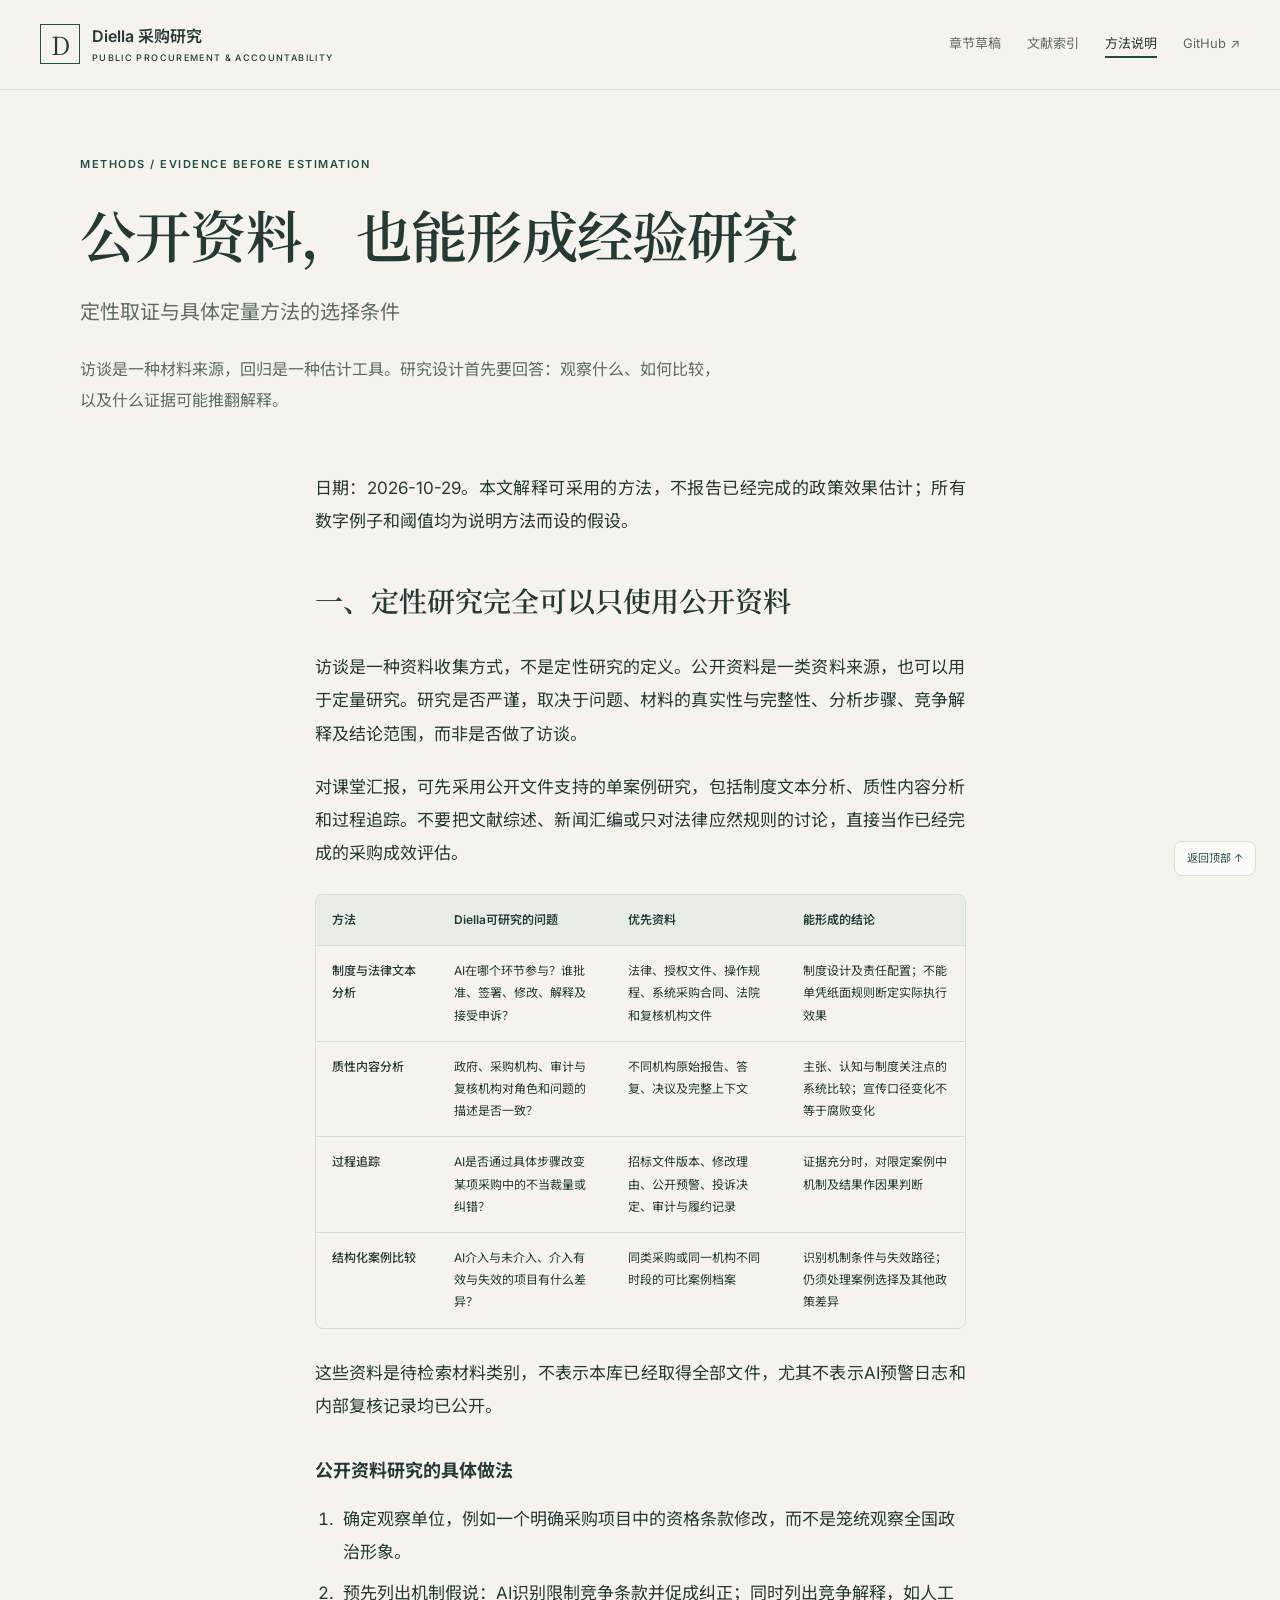
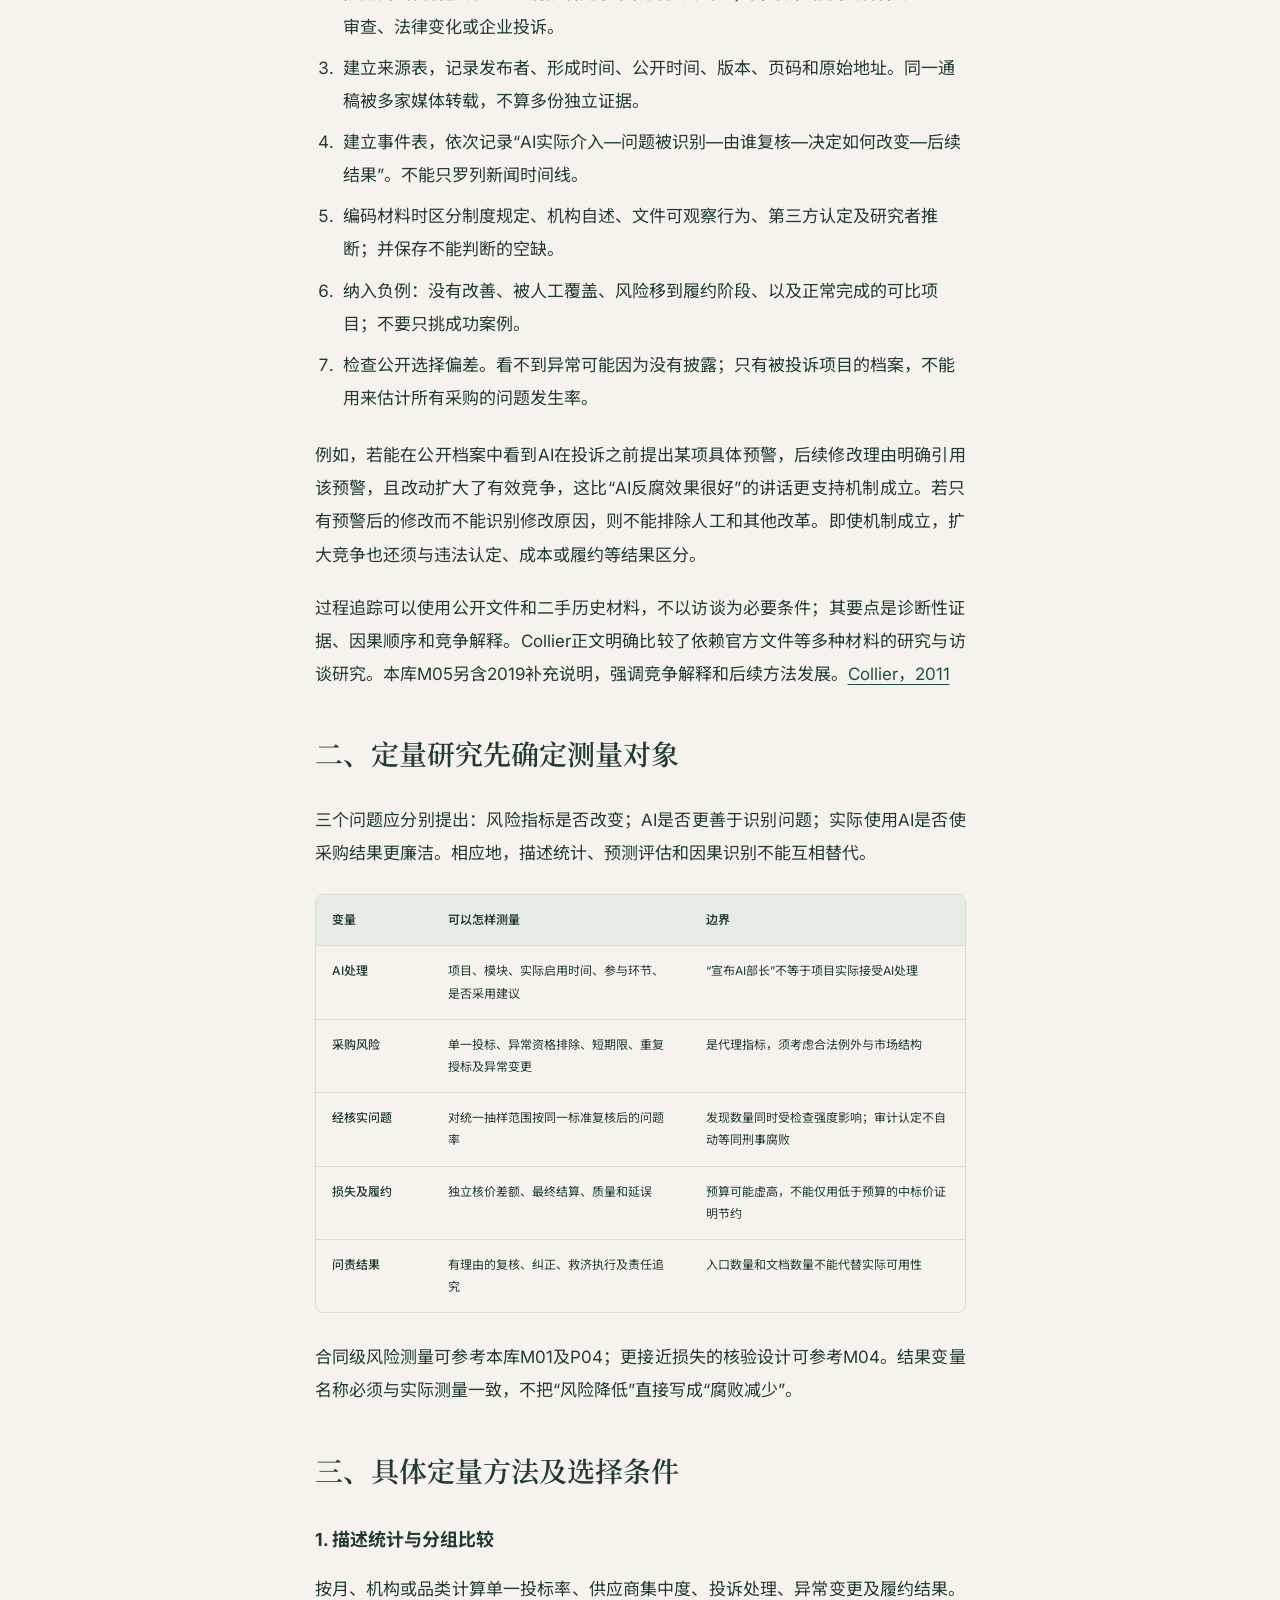
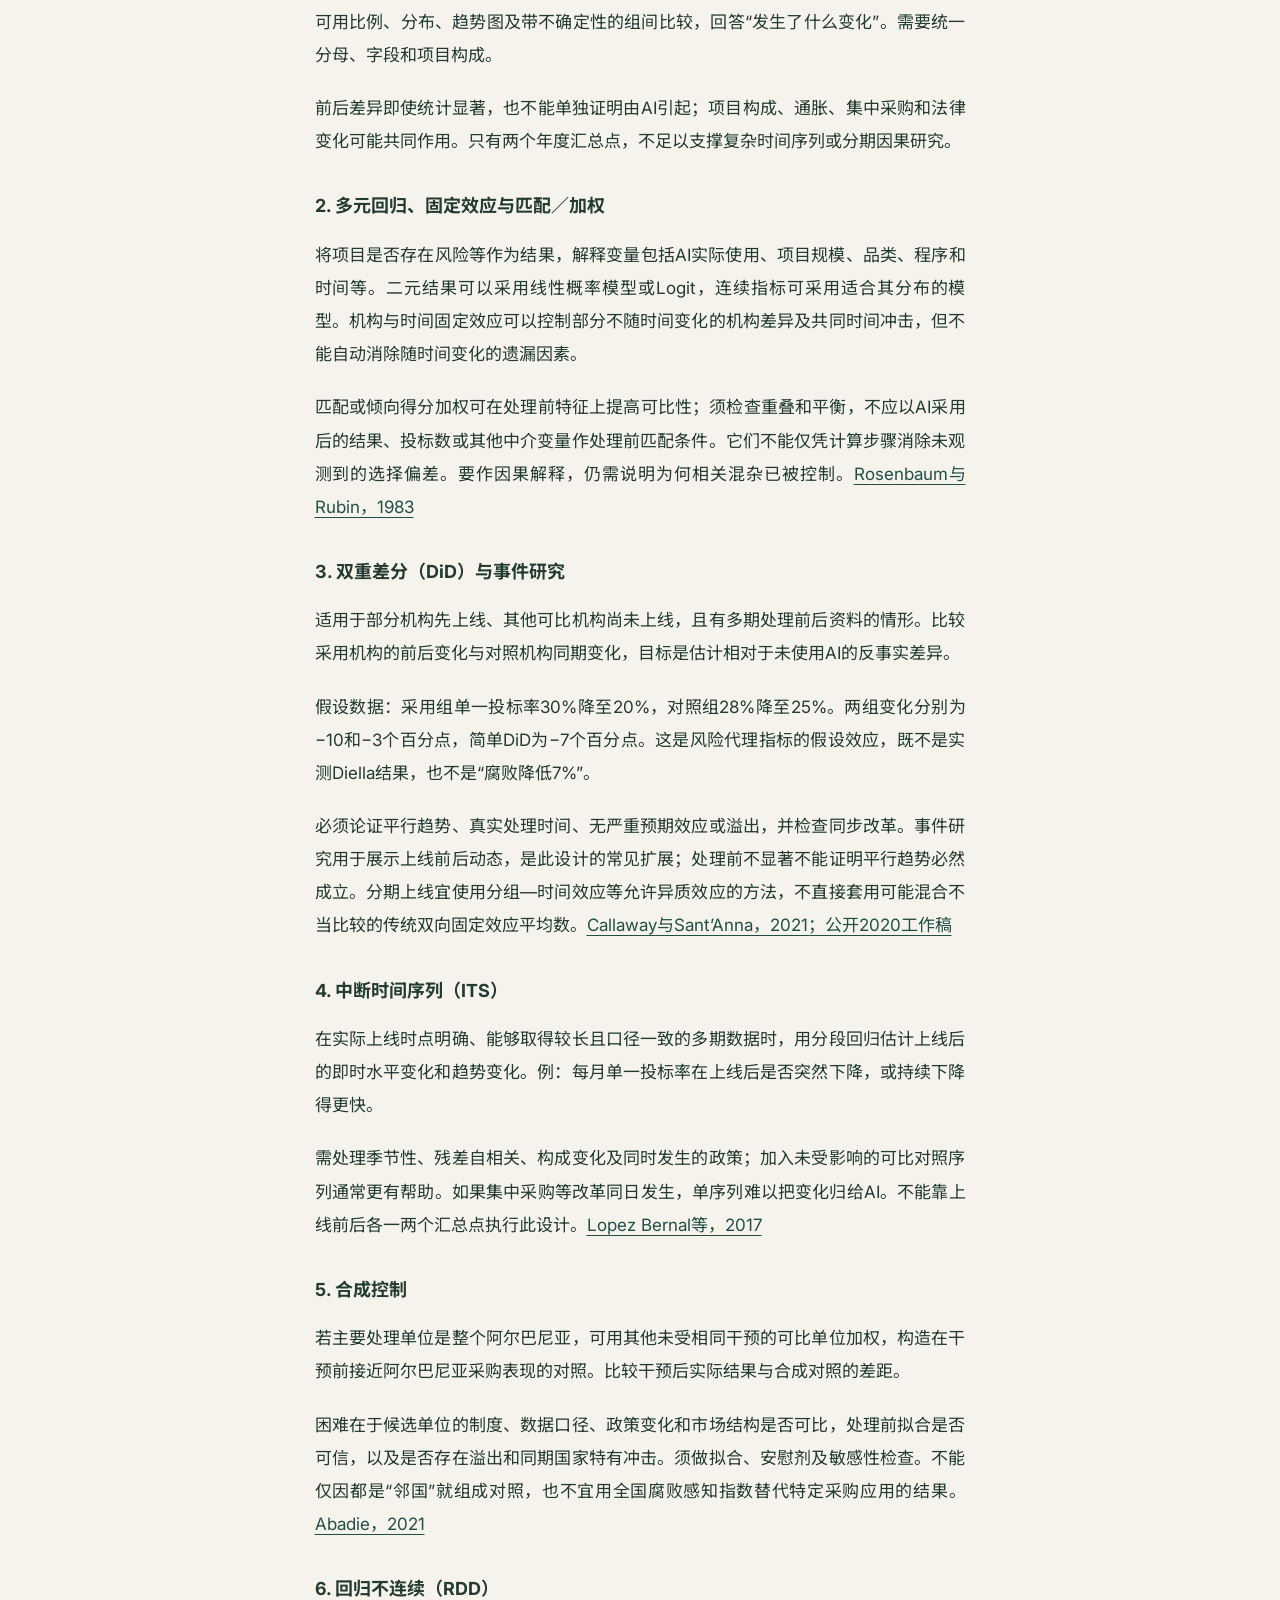
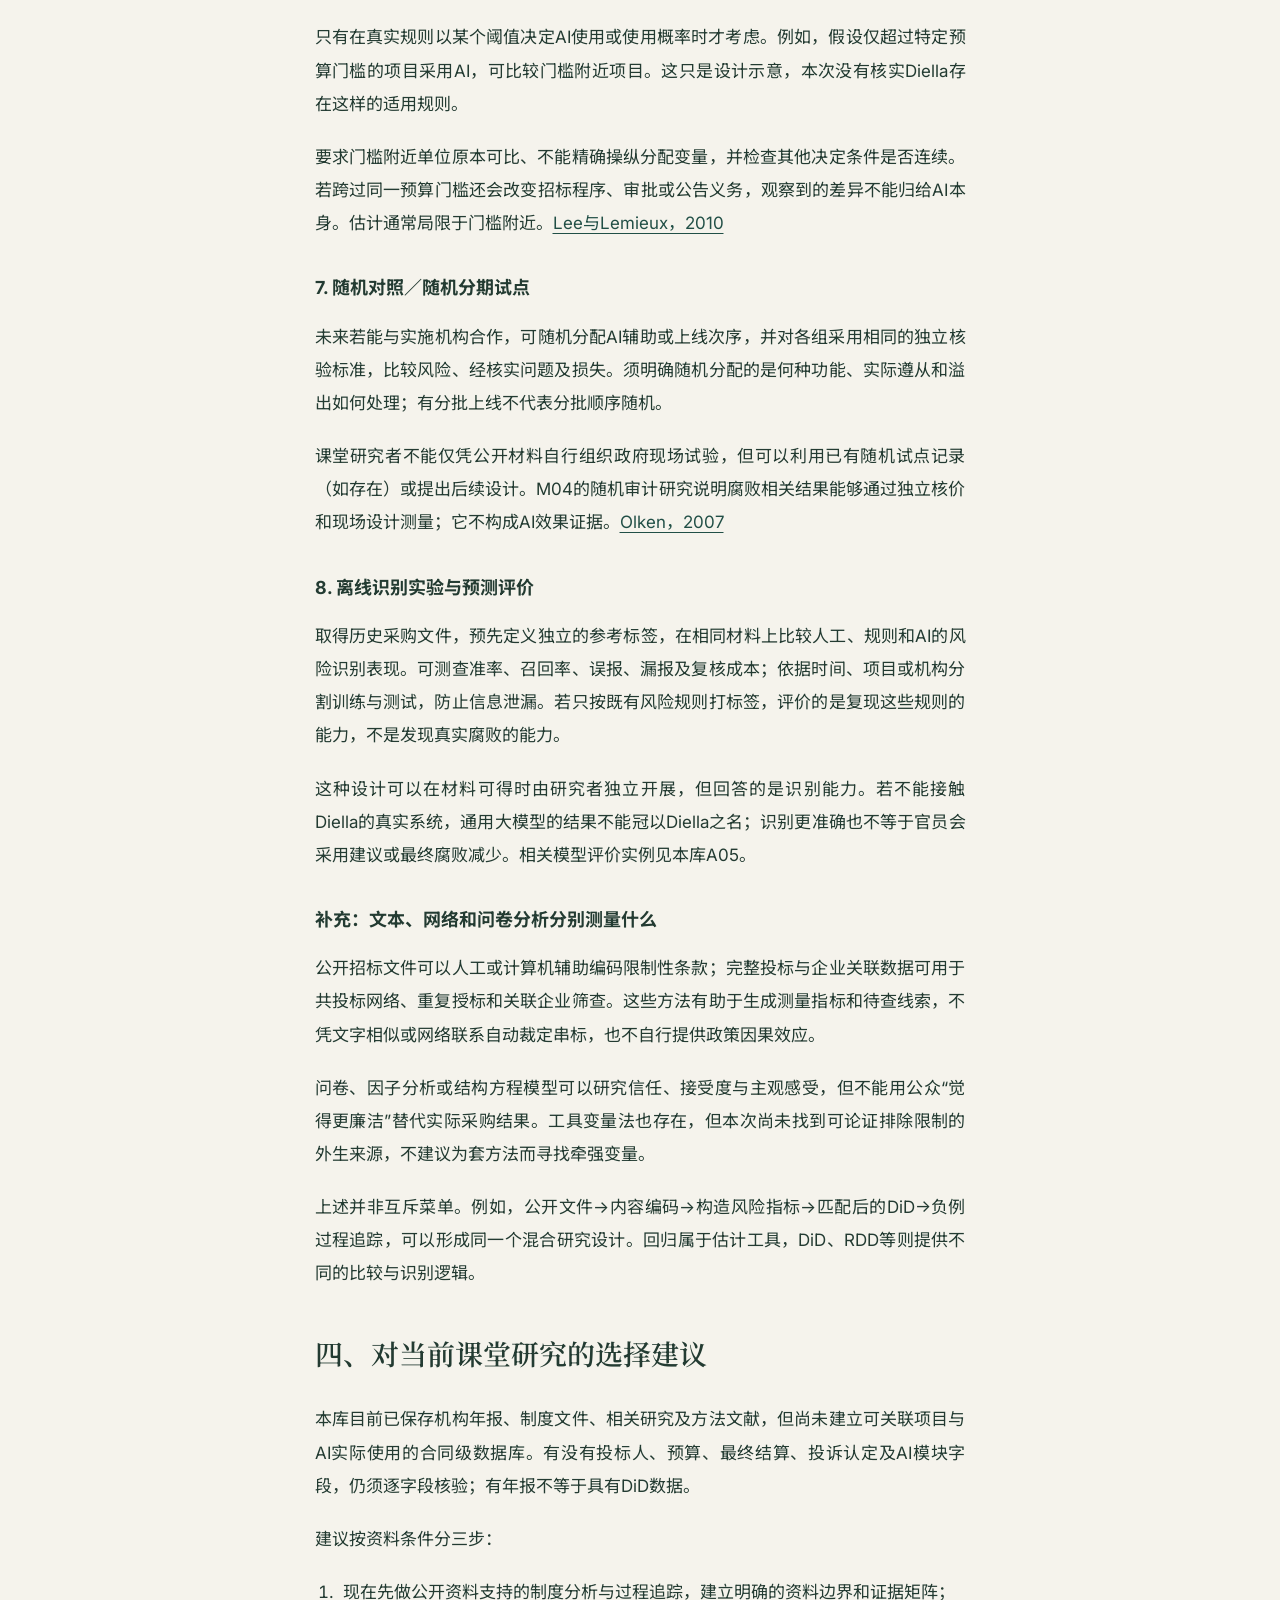
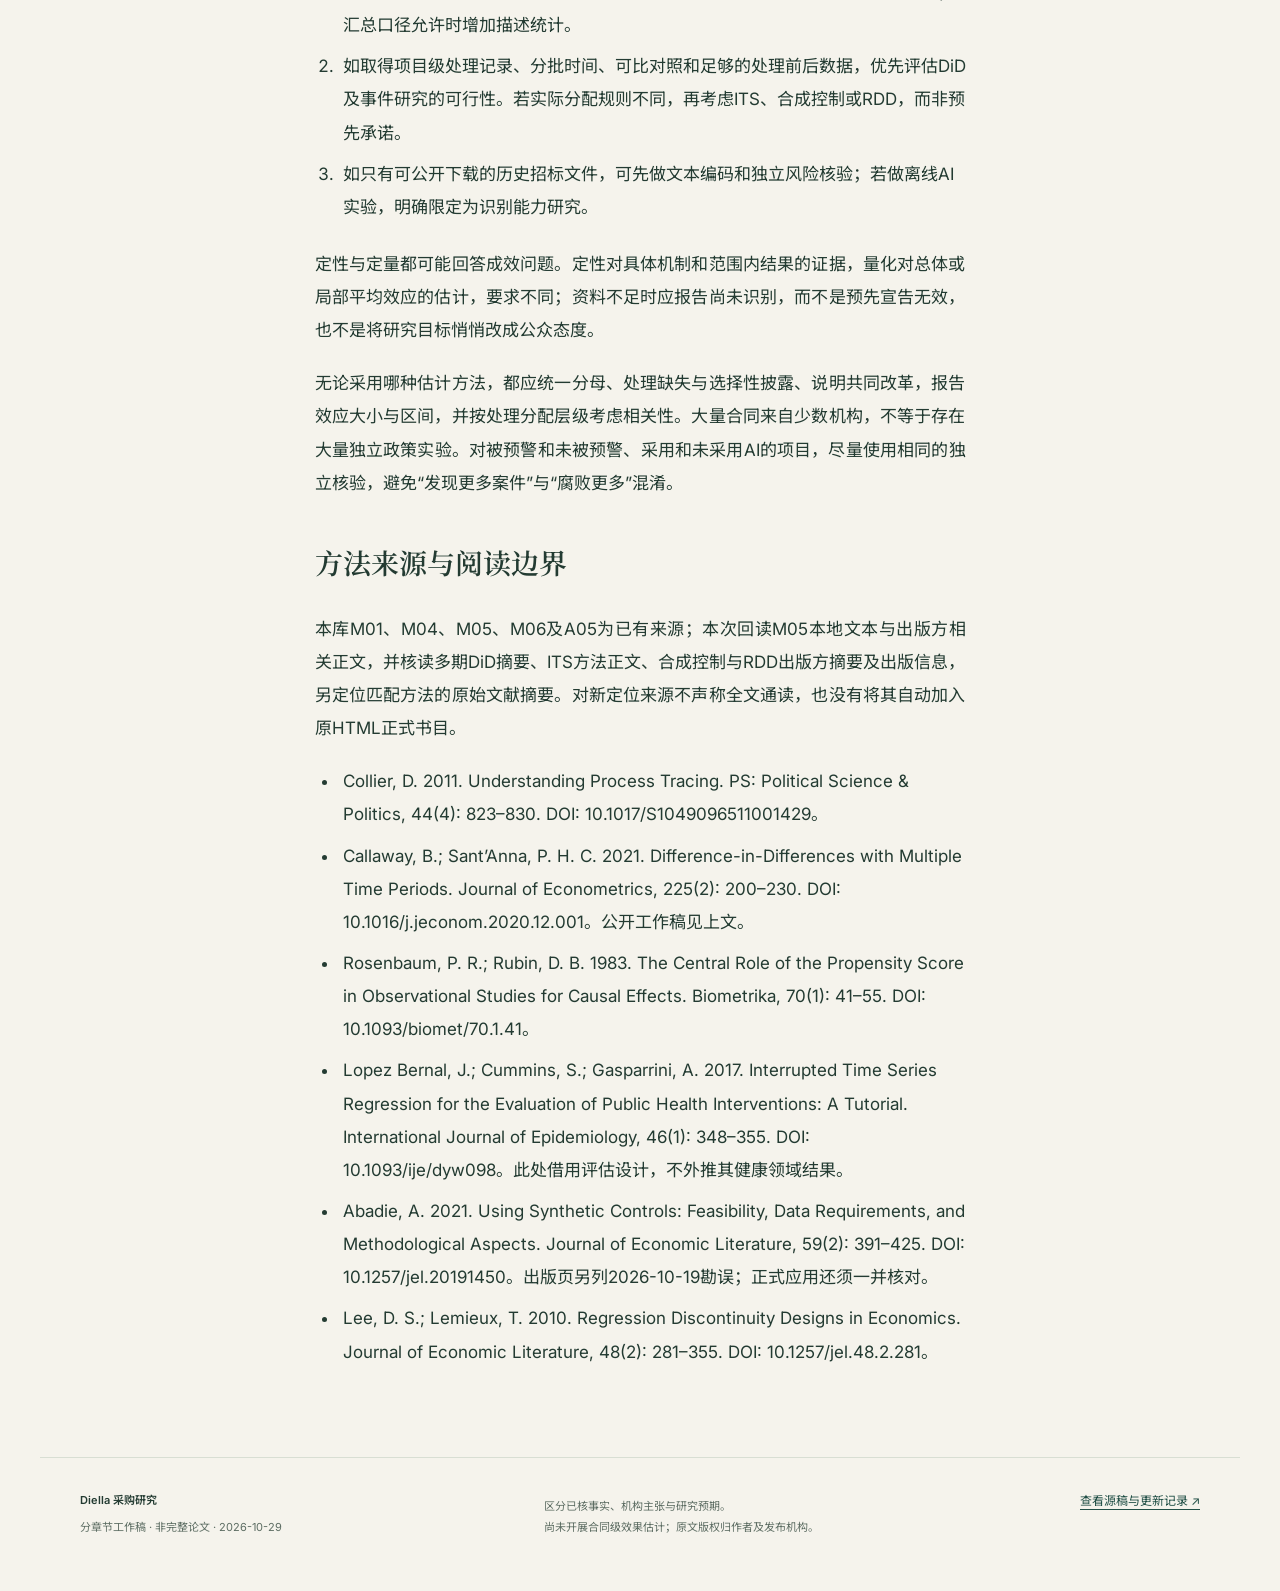
<file: docs/methods.html>
<!DOCTYPE html>
<html lang="zh-CN">
<head>
<meta charset="utf-8"><meta name="viewport" content="width=device-width,initial-scale=1">
<meta name="description" content="以阿尔巴尼亚 Diella 为切入，研究公共采购的风险识别、实际效果与问责机制。六部分研究稿、可追溯文献与研究方法。">
<meta name="theme-color" content="#214f46">
<title>方法说明 · Diella 采购研究</title>
<link rel="icon" href="data:image/svg+xml,%3Csvg xmlns='http://www.w3.org/2000/svg' viewBox='0 0 64 64'%3E%3Crect width='64' height='64' rx='14' fill='%23214f46'/%3E%3Cpath d='M19 15h14c19 0 19 34 0 34H19z' fill='none' stroke='%23f5f3ec' stroke-width='5'/%3E%3C/svg%3E">
<link rel="preconnect" href="https://fonts.googleapis.com"><link rel="preconnect" href="https://fonts.gstatic.com" crossorigin>
<link href="https://fonts.googleapis.com/css2?family=Inter:wght@400;500;600&family=Noto+Sans+SC:wght@400;500;600&family=Noto+Serif+SC:wght@500;600;700&display=swap" rel="stylesheet">
<style>:root{--paper:#f5f3ec;--surface:#fcfbf7;--ink:#233b32;--muted:#5d6d63;--green:#214f46;--line:#d8ded3;--accent:#994b31;--tint:#e7ede5;--body-size:17px}*{box-sizing:border-box}html{scroll-behavior:smooth;scroll-padding-top:100px}body{margin:0;background:var(--paper);color:var(--ink);font:var(--body-size)/1.95 "Inter","Noto Sans SC","Microsoft YaHei",sans-serif}a{color:var(--green);text-underline-offset:4px;overflow-wrap:anywhere}a:hover{color:var(--accent)}a:focus-visible,button:focus-visible,select:focus-visible,input:focus-visible,summary:focus-visible,textarea:focus-visible{outline:3px solid var(--accent);outline-offset:4px}button,input,select,textarea{font:inherit}button,summary{cursor:pointer}button{border:1px solid var(--green);border-radius:8px;background:var(--green);color:var(--surface);padding:8px 16px;font-size:13px;line-height:1.7}button.secondary{background:transparent;color:var(--green)}.skip-link{position:fixed;z-index:20;left:16px;top:-80px;background:var(--green);color:var(--surface);padding:10px}.skip-link:focus{top:8px}.masthead{max-width:1320px;margin:auto;padding:24px 40px;border-bottom:1px solid var(--line);display:flex;align-items:center;justify-content:space-between;gap:24px}.brand{display:flex;align-items:center;gap:12px;text-decoration:none;font-size:16px;font-weight:600;color:var(--ink);line-height:1.5}.brand-mark{width:40px;height:40px;border:1px solid var(--green);display:grid;place-items:center;font:25px "Noto Serif SC",serif}.brand small{display:block;font-size:9px;letter-spacing:1.35px;font-weight:500;margin-top:3px}.masthead nav{display:flex;gap:26px;font-size:13px;flex-wrap:wrap}.masthead nav a{text-decoration:none;color:var(--muted)}.masthead nav a[aria-current]{color:var(--ink);border-bottom:2px solid var(--green)}.eyebrow{font-size:11px;font-weight:600;letter-spacing:1.5px;text-transform:uppercase;color:var(--green);margin:0 0 20px}.hero{max-width:1200px;margin:0 auto;padding:64px 40px 40px}.hero h1{font:600 clamp(34px,4.4vw,58px)/1.4 "Noto Serif SC","Songti SC","SimSun",serif;letter-spacing:-.8px;margin:0 0 20px;max-width:1000px}.hero .subtitle{font-size:20px;margin:0;color:var(--muted);line-height:1.8}.hero .lead{max-width:65ch;margin:24px 0 0;color:var(--muted);font-size:16px}.statusline{display:flex;flex-wrap:wrap;gap:10px 24px;align-items:center;font-size:12px;color:var(--muted);margin-top:28px}.status{display:inline-flex;align-items:center;gap:8px;color:var(--accent);font-weight:600}.status:before{content:"";width:6px;height:6px;border-radius:100%;background:var(--accent)}.hero-actions{display:flex;gap:20px;align-items:center;flex-wrap:wrap;margin-top:28px;font-size:13px}.hero-actions a{font-weight:600}.proposal{max-width:1120px;margin:0 auto 48px;padding:24px 32px;border-left:3px solid var(--green);background:var(--tint);display:grid;grid-template-columns:150px minmax(0,1fr);gap:24px}.proposal .label{font-size:12px;letter-spacing:1px;color:var(--green)}.proposal p{margin:0;max-width:65ch;font-size:17px}.reading-layout{max-width:1200px;padding:0 40px 64px;margin:auto;display:grid;grid-template-columns:220px minmax(0,1fr);gap:56px;align-items:start}.toc{position:sticky;top:24px;font-size:13px}.toc .toc-title{margin:0 0 18px;color:var(--muted);font-size:11px;letter-spacing:1.5px}.toc a{display:flex;gap:14px;text-decoration:none;padding:9px 0;color:var(--muted);line-height:1.7}.toc a span{font-family:Inter,monospace;font-size:11px;padding-top:2px;color:var(--muted)}.toc a.active{color:var(--green);font-weight:600}.toc a.active span{color:var(--accent)}.toc .toc-extra{border-top:1px solid var(--line);margin-top:16px;padding-top:16px}.reading-tools{display:flex;gap:8px;flex-wrap:wrap;margin-top:20px}.reading-tools button{font-size:11px;padding:6px 10px;background:transparent;color:var(--green);border-color:var(--line)}.article{min-width:0;max-width:65ch}.paper-section{padding:0 0 44px;margin:0 0 40px;border-bottom:1px solid var(--line);scroll-margin-top:24px}.article h2{font:600 28px/1.6 "Noto Serif SC","Songti SC",serif;margin:0 0 28px}.article h3{font-size:18px;line-height:1.8;margin:32px 0 16px}.article p{margin:0 0 20px;text-align:justify}.article strong{font-weight:600}.article ul,.article ol{padding-left:24px;margin:16px 0 24px}.article li{padding-left:4px;margin:8px 0}.article blockquote{margin:24px 0;padding:8px 0 8px 24px;border-left:3px solid var(--green);color:var(--muted)}.citation-ref{display:inline-block;font-size:10px;line-height:1.7;text-decoration:none;border-bottom:1px solid var(--line);margin:0 2px;vertical-align:super;font-family:Inter,sans-serif}.table-wrap{overflow-x:auto;margin:24px 0 28px;border:1px solid var(--line);border-radius:8px}table{border-collapse:collapse;width:100%;font-size:12px;line-height:1.85;text-align:left}th,td{padding:14px 16px;border-bottom:1px solid var(--line);vertical-align:top;min-width:100px}th{font-weight:600;background:var(--tint)}tr:last-child td{border-bottom:0}.article table td:first-child{font-weight:500;min-width:116px}.article code{font-size:.86em;background:var(--tint);padding:1px 5px;border-radius:4px;overflow-wrap:anywhere}.article pre{padding:20px;background:var(--tint);overflow:auto;font-size:12px;line-height:1.9}.article pre code{padding:0}.section-no{font:11px Inter,sans-serif;letter-spacing:1.3px;color:var(--accent);margin-bottom:12px}.evidence-note{font-size:13px;border-left:2px solid var(--accent);padding:0 0 0 18px;color:var(--muted);margin:24px 0}.reference-list{list-style:none;padding:0!important;font-size:12px;line-height:1.9}.reference-list li{margin:0 0 20px;padding:0 0 16px;border-bottom:1px solid var(--line);overflow-wrap:anywhere}.reference-list .ref-id{font-size:10px;color:var(--accent);display:block;margin-bottom:6px}.site-footer{max-width:1200px;margin:auto;padding:32px 40px 48px;border-top:1px solid var(--line);display:flex;justify-content:space-between;gap:32px;flex-wrap:wrap;font-size:11px;line-height:1.9;color:var(--muted)}.site-footer p{margin:6px 0}.site-footer strong{font-weight:600;color:var(--ink)}.site-footer>a{font-size:12px}.large-reading{--body-size:19px}.library-hero{padding-bottom:32px}.library-hero h1{font-size:44px}.library-main{max-width:1200px;padding:0 40px 64px;margin:auto}.library-summary{display:flex;gap:32px;margin:26px 0;font-size:12px;color:var(--muted)}.library-summary strong{font-size:28px;font-weight:500;color:var(--green);margin-right:8px;font-family:Inter,sans-serif}.filters{display:flex;flex-wrap:wrap;gap:12px;background:var(--paper);position:sticky;top:0;z-index:3;padding:16px 0;border-top:1px solid var(--line);border-bottom:1px solid var(--line)}.filters input,.filters select{min-width:0;border:1px solid #aab9ac;border-radius:8px;background:var(--surface);padding:10px 12px;color:var(--ink);font-size:13px;line-height:1.8}.filters input{flex:1;min-width:220px}.filter-count{font-size:12px;color:var(--muted);margin:16px 0 24px}.library-list{display:grid;gap:20px}.literature-card{background:var(--surface);border:1px solid var(--line);border-radius:12px;padding:28px;scroll-margin-top:96px}.literature-card[hidden]{display:none}.lit-grid{display:grid;grid-template-columns:minmax(0,.95fr) minmax(0,1.15fr);gap:32px}.lit-id{font-family:Inter,sans-serif;letter-spacing:1px;color:var(--accent);font-size:11px}.lit-badges{font-size:11px;display:flex;gap:8px;flex-wrap:wrap;margin:12px 0}.badge{background:var(--tint);border-radius:5px;padding:2px 8px;color:var(--green)}.badge.supplement{color:var(--accent);background:#f2e7df}.lit-title{font-size:19px;line-height:1.6;font-weight:600;margin:10px 0 12px}.lit-meta{font-size:12px;color:var(--muted);line-height:1.9}.lit-points{font-size:14px;line-height:1.9}.lit-points h3{font-size:12px;margin:0 0 12px;font-weight:600}.lit-points ul{padding-left:19px;margin:0 0 14px}.lit-points li{padding-left:2px;margin:0 0 8px}.basis{font-size:11px;color:var(--muted);line-height:1.9;margin:0}.lit-boundary{font-size:12px;line-height:1.9;color:var(--muted);padding-left:12px;border-left:2px solid var(--line);margin:16px 0 0}.lit-links{display:flex;flex-wrap:wrap;gap:16px;font-size:11px;margin-top:16px}.literature-card details{border-top:1px solid var(--line);margin-top:20px;padding-top:14px;font-size:12px}.literature-card summary{font-size:12px;color:var(--green);font-weight:500}.cite-actions{display:flex;align-items:center;justify-content:space-between;gap:12px;margin:16px 0 10px}.cite-version{background:var(--surface);color:var(--ink);border:1px solid var(--line);border-radius:6px;padding:6px 10px;font-size:12px;max-width:80%}.citation-label{color:var(--muted);font-size:11px}.cite-box{display:block;width:100%;min-height:100px;padding:16px;border:1px solid var(--line);border-radius:8px;background:var(--paper);color:var(--ink);font:12px/1.85 Inter,"Noto Sans SC",sans-serif;resize:vertical;overflow-wrap:anywhere}.copy-status{font-size:11px;color:var(--green);min-height:21px;display:block;margin:4px 0}.citation-note{font-size:11px;line-height:1.9;color:var(--accent);margin:4px 0}.authority-content{font-size:12px;color:var(--muted);line-height:1.95}.authority-content p{margin:12px 0}.empty-state{padding:40px 0;color:var(--muted)}.empty-state[hidden]{display:none}.library-end{font-size:12px;color:var(--muted);margin:32px 0 0;max-width:75ch}.method-article{max-width:65ch;margin:0 auto;padding:16px 32px 64px}.method-article h1{display:none}.method-article h2{margin-top:40px}.mobile-toc{display:none}.to-top{position:fixed;bottom:24px;right:24px;background:var(--surface);padding:6px 12px;border:1px solid var(--line);border-radius:8px;font-size:11px;text-decoration:none}.paper-stat{font-size:12px;color:var(--muted);margin:0 0 32px}.paper-stat a{margin-right:16px}
@media(max-width:1020px){.masthead{padding:20px 28px}.hero{padding:44px 28px 32px}.reading-layout{padding:0 28px 48px;grid-template-columns:170px minmax(0,1fr);gap:32px}.proposal{margin:0 28px 40px;padding:24px;grid-template-columns:110px minmax(0,1fr);gap:16px}.lit-grid{gap:24px}.library-main{padding:0 28px 48px}.site-footer{padding:28px}}
@media(max-width:720px){:root{--body-size:16px}.masthead{padding:18px 20px;align-items:flex-start;flex-direction:column;gap:16px}.masthead nav{gap:22px;font-size:12px}.brand{font-size:15px}.brand small{font-size:8px}.brand-mark{width:36px;height:36px}.hero{padding:36px 20px 28px}.hero h1{font-size:34px;line-height:1.5;letter-spacing:0}.hero .subtitle{font-size:17px}.hero .lead{font-size:14px}.statusline{gap:10px 18px;margin-top:22px}.proposal{margin:0 20px 32px;padding:20px;display:block}.proposal .label{margin-bottom:12px}.proposal p{font-size:15px}.reading-layout{display:block;padding:0 20px 40px}.toc{position:static;margin:0 0 32px;border-bottom:1px solid var(--line);padding-bottom:20px}.toc-links{display:grid;grid-template-columns:1fr 1fr;gap:0 14px}.toc .toc-title{margin-bottom:10px}.toc a{font-size:12px;padding:6px 0;gap:9px}.toc-extra{display:flex;flex-wrap:wrap;gap:18px}.reading-tools{margin-top:12px}.article{max-width:none}.article h2{font-size:24px}.article h3{font-size:17px}.paper-section{padding-bottom:28px;margin-bottom:32px}.article p{text-align:left}.table-wrap{margin-left:0;margin-right:0}table{font-size:11px}th,td{padding:10px 12px;min-width:116px}.site-footer{padding:24px 20px 40px;gap:16px}.library-main{padding:0 20px 40px}.library-hero h1{font-size:34px}.library-summary{gap:20px;flex-wrap:wrap}.library-summary strong{font-size:25px}.filters{gap:8px;padding:12px 0}.filters input{flex-basis:100%;min-width:0}.filters select{flex:1;font-size:12px}.literature-card{padding:20px}.lit-grid{grid-template-columns:1fr;gap:20px}.lit-points{font-size:13px}.lit-title{font-size:18px}.method-article{padding:0 20px 40px}.cite-actions{align-items:flex-start}.cite-box{font-size:11px}.to-top{right:14px;bottom:14px}.large-reading{--body-size:18px}}
@media(prefers-reduced-motion:reduce){html{scroll-behavior:auto}}
@media print{body{background:var(--surface);font-size:11pt}.masthead,.toc,.hero-actions,.site-footer,.to-top,.filters,.reading-tools,.skip-link{display:none!important}.hero,.reading-layout,.method-article,.library-main{display:block;max-width:none;padding:0}.hero h1{font-size:24pt}.hero .subtitle{font-size:13pt}.proposal{margin:20px 0;padding:12px;display:block}.article{max-width:none}.paper-section{break-before:auto;margin-bottom:20px;padding-bottom:20px}.article h2{font-size:18pt}.article h3{font-size:13pt}h2,h3{break-after:avoid}table{font-size:9pt}.table-wrap{overflow:visible;border:1px solid var(--line)}.literature-card{break-inside:avoid;padding:16px}.lit-grid{display:block}.cite-actions button,.copy-status{display:none}.lit-points{margin-top:16px}.citation-ref{font-size:8pt}a{color:var(--ink)}}
</style>
</head>
<body class="">
<a class="skip-link" href="#main">跳到正文</a>
<header class="masthead"><a class="brand" href="index.html"><span class="brand-mark" aria-hidden="true">D</span><span>Diella 采购研究<small>PUBLIC PROCUREMENT & ACCOUNTABILITY</small></span></a>
<nav aria-label="网站导航"><a  href="index.html">章节草稿</a><a  href="literature.html">文献索引</a><a aria-current="page" href="methods.html">方法说明</a><a href="https://github.com/chenergou847/diella-procurement-accountability" target="_blank" rel="noopener">GitHub ↗</a></nav></header>
<section class="hero" id="top"><p class="eyebrow">METHODS / EVIDENCE BEFORE ESTIMATION</p><h1>公开资料，也能形成经验研究</h1><p class="subtitle">定性取证与具体定量方法的选择条件</p><p class="lead">访谈是一种材料来源，回归是一种估计工具。研究设计首先要回答：观察什么、如何比较，以及什么证据可能推翻解释。</p></section><main id="main" class="article method-article"><p>日期：2026-10-29。本文解释可采用的方法，不报告已经完成的政策效果估计；所有数字例子和阈值均为说明方法而设的假设。</p>
<h2>一、定性研究完全可以只使用公开资料</h2>
<p>访谈是一种资料收集方式，不是定性研究的定义。公开资料是一类资料来源，也可以用于定量研究。研究是否严谨，取决于问题、材料的真实性与完整性、分析步骤、竞争解释及结论范围，而非是否做了访谈。</p>
<p>对课堂汇报，可先采用公开文件支持的单案例研究，包括制度文本分析、质性内容分析和过程追踪。不要把文献综述、新闻汇编或只对法律应然规则的讨论，直接当作已经完成的采购成效评估。</p>
<div class="table-wrap"><table>
<thead>
<tr>
<th>方法</th>
<th>Diella可研究的问题</th>
<th>优先资料</th>
<th>能形成的结论</th>
</tr>
</thead>
<tbody>
<tr>
<td>制度与法律文本分析</td>
<td>AI在哪个环节参与？谁批准、签署、修改、解释及接受申诉？</td>
<td>法律、授权文件、操作规程、系统采购合同、法院和复核机构文件</td>
<td>制度设计及责任配置；不能单凭纸面规则断定实际执行效果</td>
</tr>
<tr>
<td>质性内容分析</td>
<td>政府、采购机构、审计与复核机构对角色和问题的描述是否一致？</td>
<td>不同机构原始报告、答复、决议及完整上下文</td>
<td>主张、认知与制度关注点的系统比较；宣传口径变化不等于腐败变化</td>
</tr>
<tr>
<td>过程追踪</td>
<td>AI是否通过具体步骤改变某项采购中的不当裁量或纠错？</td>
<td>招标文件版本、修改理由、公开预警、投诉决定、审计与履约记录</td>
<td>证据充分时，对限定案例中机制及结果作因果判断</td>
</tr>
<tr>
<td>结构化案例比较</td>
<td>AI介入与未介入、介入有效与失效的项目有什么差异？</td>
<td>同类采购或同一机构不同时段的可比案例档案</td>
<td>识别机制条件与失效路径；仍须处理案例选择及其他政策差异</td>
</tr>
</tbody>
</table></div>
<p>这些资料是待检索材料类别，不表示本库已经取得全部文件，尤其不表示AI预警日志和内部复核记录均已公开。</p>
<h3>公开资料研究的具体做法</h3>
<ol>
<li>确定观察单位，例如一个明确采购项目中的资格条款修改，而不是笼统观察全国政治形象。</li>
<li>预先列出机制假说：AI识别限制竞争条款并促成纠正；同时列出竞争解释，如人工审查、法律变化或企业投诉。</li>
<li>建立来源表，记录发布者、形成时间、公开时间、版本、页码和原始地址。同一通稿被多家媒体转载，不算多份独立证据。</li>
<li>建立事件表，依次记录“AI实际介入—问题被识别—由谁复核—决定如何改变—后续结果”。不能只罗列新闻时间线。</li>
<li>编码材料时区分制度规定、机构自述、文件可观察行为、第三方认定及研究者推断；并保存不能判断的空缺。</li>
<li>纳入负例：没有改善、被人工覆盖、风险移到履约阶段、以及正常完成的可比项目；不要只挑成功案例。</li>
<li>检查公开选择偏差。看不到异常可能因为没有披露；只有被投诉项目的档案，不能用来估计所有采购的问题发生率。</li>
</ol>
<p>例如，若能在公开档案中看到AI在投诉之前提出某项具体预警，后续修改理由明确引用该预警，且改动扩大了有效竞争，这比“AI反腐效果很好”的讲话更支持机制成立。若只有预警后的修改而不能识别修改原因，则不能排除人工和其他改革。即使机制成立，扩大竞争也还须与违法认定、成本或履约等结果区分。</p>
<p>过程追踪可以使用公开文件和二手历史材料，不以访谈为必要条件；其要点是诊断性证据、因果顺序和竞争解释。Collier正文明确比较了依赖官方文件等多种材料的研究与访谈研究。本库M05另含2019补充说明，强调竞争解释和后续方法发展。<a href="https://doi.org/10.1017/S1049096511001429">Collier，2011</a></p>
<h2>二、定量研究先确定测量对象</h2>
<p>三个问题应分别提出：风险指标是否改变；AI是否更善于识别问题；实际使用AI是否使采购结果更廉洁。相应地，描述统计、预测评估和因果识别不能互相替代。</p>
<div class="table-wrap"><table>
<thead>
<tr>
<th>变量</th>
<th>可以怎样测量</th>
<th>边界</th>
</tr>
</thead>
<tbody>
<tr>
<td>AI处理</td>
<td>项目、模块、实际启用时间、参与环节、是否采用建议</td>
<td>“宣布AI部长”不等于项目实际接受AI处理</td>
</tr>
<tr>
<td>采购风险</td>
<td>单一投标、异常资格排除、短期限、重复授标及异常变更</td>
<td>是代理指标，须考虑合法例外与市场结构</td>
</tr>
<tr>
<td>经核实问题</td>
<td>对统一抽样范围按同一标准复核后的问题率</td>
<td>发现数量同时受检查强度影响；审计认定不自动等同刑事腐败</td>
</tr>
<tr>
<td>损失及履约</td>
<td>独立核价差额、最终结算、质量和延误</td>
<td>预算可能虚高，不能仅用低于预算的中标价证明节约</td>
</tr>
<tr>
<td>问责结果</td>
<td>有理由的复核、纠正、救济执行及责任追究</td>
<td>入口数量和文档数量不能代替实际可用性</td>
</tr>
</tbody>
</table></div>
<p>合同级风险测量可参考本库M01及P04；更接近损失的核验设计可参考M04。结果变量名称必须与实际测量一致，不把“风险降低”直接写成“腐败减少”。</p>
<h2>三、具体定量方法及选择条件</h2>
<h3>1. 描述统计与分组比较</h3>
<p>按月、机构或品类计算单一投标率、供应商集中度、投诉处理、异常变更及履约结果。可用比例、分布、趋势图及带不确定性的组间比较，回答“发生了什么变化”。需要统一分母、字段和项目构成。</p>
<p>前后差异即使统计显著，也不能单独证明由AI引起；项目构成、通胀、集中采购和法律变化可能共同作用。只有两个年度汇总点，不足以支撑复杂时间序列或分期因果研究。</p>
<h3>2. 多元回归、固定效应与匹配／加权</h3>
<p>将项目是否存在风险等作为结果，解释变量包括AI实际使用、项目规模、品类、程序和时间等。二元结果可以采用线性概率模型或Logit，连续指标可采用适合其分布的模型。机构与时间固定效应可以控制部分不随时间变化的机构差异及共同时间冲击，但不能自动消除随时间变化的遗漏因素。</p>
<p>匹配或倾向得分加权可在处理前特征上提高可比性；须检查重叠和平衡，不应以AI采用后的结果、投标数或其他中介变量作处理前匹配条件。它们不能仅凭计算步骤消除未观测到的选择偏差。要作因果解释，仍需说明为何相关混杂已被控制。<a href="https://doi.org/10.1093/biomet/70.1.41">Rosenbaum与Rubin，1983</a></p>
<h3>3. 双重差分（DiD）与事件研究</h3>
<p>适用于部分机构先上线、其他可比机构尚未上线，且有多期处理前后资料的情形。比较采用机构的前后变化与对照机构同期变化，目标是估计相对于未使用AI的反事实差异。</p>
<p>假设数据：采用组单一投标率30%降至20%，对照组28%降至25%。两组变化分别为−10和−3个百分点，简单DiD为−7个百分点。这是风险代理指标的假设效应，既不是实测Diella结果，也不是“腐败降低7%”。</p>
<p>必须论证平行趋势、真实处理时间、无严重预期效应或溢出，并检查同步改革。事件研究用于展示上线前后动态，是此设计的常见扩展；处理前不显著不能证明平行趋势必然成立。分期上线宜使用分组—时间效应等允许异质效应的方法，不直接套用可能混合不当比较的传统双向固定效应平均数。<a href="https://arxiv.org/abs/1803.09015">Callaway与Sant’Anna，2021；公开2020工作稿</a></p>
<h3>4. 中断时间序列（ITS）</h3>
<p>在实际上线时点明确、能够取得较长且口径一致的多期数据时，用分段回归估计上线后的即时水平变化和趋势变化。例：每月单一投标率在上线后是否突然下降，或持续下降得更快。</p>
<p>需处理季节性、残差自相关、构成变化及同时发生的政策；加入未受影响的可比对照序列通常更有帮助。如果集中采购等改革同日发生，单序列难以把变化归给AI。不能靠上线前后各一两个汇总点执行此设计。<a href="https://pmc.ncbi.nlm.nih.gov/articles/PMC5407170/">Lopez Bernal等，2017</a></p>
<h3>5. 合成控制</h3>
<p>若主要处理单位是整个阿尔巴尼亚，可用其他未受相同干预的可比单位加权，构造在干预前接近阿尔巴尼亚采购表现的对照。比较干预后实际结果与合成对照的差距。</p>
<p>困难在于候选单位的制度、数据口径、政策变化和市场结构是否可比，处理前拟合是否可信，以及是否存在溢出和同期国家特有冲击。须做拟合、安慰剂及敏感性检查。不能仅因都是“邻国”就组成对照，也不宜用全国腐败感知指数替代特定采购应用的结果。<a href="https://www.aeaweb.org/articles?id=10.1257/jel.20191450">Abadie，2021</a></p>
<h3>6. 回归不连续（RDD）</h3>
<p>只有在真实规则以某个阈值决定AI使用或使用概率时才考虑。例如，假设仅超过特定预算门槛的项目采用AI，可比较门槛附近项目。这只是设计示意，本次没有核实Diella存在这样的适用规则。</p>
<p>要求门槛附近单位原本可比、不能精确操纵分配变量，并检查其他决定条件是否连续。若跨过同一预算门槛还会改变招标程序、审批或公告义务，观察到的差异不能归给AI本身。估计通常局限于门槛附近。<a href="https://www.aeaweb.org/articles?id=10.1257/jel.48.2.281">Lee与Lemieux，2010</a></p>
<h3>7. 随机对照／随机分期试点</h3>
<p>未来若能与实施机构合作，可随机分配AI辅助或上线次序，并对各组采用相同的独立核验标准，比较风险、经核实问题及损失。须明确随机分配的是何种功能、实际遵从和溢出如何处理；有分批上线不代表分批顺序随机。</p>
<p>课堂研究者不能仅凭公开材料自行组织政府现场试验，但可以利用已有随机试点记录（如存在）或提出后续设计。M04的随机审计研究说明腐败相关结果能够通过独立核价和现场设计测量；它不构成AI效果证据。<a href="https://www.povertyactionlab.org/sites/default/files/research-paper/27_Olken_Monitoring_Corruption.pdf">Olken，2007</a></p>
<h3>8. 离线识别实验与预测评价</h3>
<p>取得历史采购文件，预先定义独立的参考标签，在相同材料上比较人工、规则和AI的风险识别表现。可测查准率、召回率、误报、漏报及复核成本；依据时间、项目或机构分割训练与测试，防止信息泄漏。若只按既有风险规则打标签，评价的是复现这些规则的能力，不是发现真实腐败的能力。</p>
<p>这种设计可以在材料可得时由研究者独立开展，但回答的是识别能力。若不能接触Diella的真实系统，通用大模型的结果不能冠以Diella之名；识别更准确也不等于官员会采用建议或最终腐败减少。相关模型评价实例见本库A05。</p>
<h3>补充：文本、网络和问卷分析分别测量什么</h3>
<p>公开招标文件可以人工或计算机辅助编码限制性条款；完整投标与企业关联数据可用于共投标网络、重复授标和关联企业筛查。这些方法有助于生成测量指标和待查线索，不凭文字相似或网络联系自动裁定串标，也不自行提供政策因果效应。</p>
<p>问卷、因子分析或结构方程模型可以研究信任、接受度与主观感受，但不能用公众“觉得更廉洁”替代实际采购结果。工具变量法也存在，但本次尚未找到可论证排除限制的外生来源，不建议为套方法而寻找牵强变量。</p>
<p>上述并非互斥菜单。例如，公开文件→内容编码→构造风险指标→匹配后的DiD→负例过程追踪，可以形成同一个混合研究设计。回归属于估计工具，DiD、RDD等则提供不同的比较与识别逻辑。</p>
<h2>四、对当前课堂研究的选择建议</h2>
<p>本库目前已保存机构年报、制度文件、相关研究及方法文献，但尚未建立可关联项目与AI实际使用的合同级数据库。有没有投标人、预算、最终结算、投诉认定及AI模块字段，仍须逐字段核验；有年报不等于具有DiD数据。</p>
<p>建议按资料条件分三步：</p>
<ol>
<li>现在先做公开资料支持的制度分析与过程追踪，建立明确的资料边界和证据矩阵；汇总口径允许时增加描述统计。</li>
<li>如取得项目级处理记录、分批时间、可比对照和足够的处理前后数据，优先评估DiD及事件研究的可行性。若实际分配规则不同，再考虑ITS、合成控制或RDD，而非预先承诺。</li>
<li>如只有可公开下载的历史招标文件，可先做文本编码和独立风险核验；若做离线AI实验，明确限定为识别能力研究。</li>
</ol>
<p>定性与定量都可能回答成效问题。定性对具体机制和范围内结果的证据，量化对总体或局部平均效应的估计，要求不同；资料不足时应报告尚未识别，而不是预先宣告无效，也不是将研究目标悄悄改成公众态度。</p>
<p>无论采用哪种估计方法，都应统一分母、处理缺失与选择性披露、说明共同改革，报告效应大小与区间，并按处理分配层级考虑相关性。大量合同来自少数机构，不等于存在大量独立政策实验。对被预警和未被预警、采用和未采用AI的项目，尽量使用相同的独立核验，避免“发现更多案件”与“腐败更多”混淆。</p>
<h2>方法来源与阅读边界</h2>
<p>本库M01、M04、M05、M06及A05为已有来源；本次回读M05本地文本与出版方相关正文，并核读多期DiD摘要、ITS方法正文、合成控制与RDD出版方摘要及出版信息，另定位匹配方法的原始文献摘要。对新定位来源不声称全文通读，也没有将其自动加入原HTML正式书目。</p>
<ul>
<li>Collier, D. 2011. Understanding Process Tracing. PS: Political Science &amp; Politics, 44(4): 823–830. DOI: 10.1017/S1049096511001429。</li>
<li>Callaway, B.; Sant’Anna, P. H. C. 2021. Difference-in-Differences with Multiple Time Periods. Journal of Econometrics, 225(2): 200–230. DOI: 10.1016/j.jeconom.2020.12.001。公开工作稿见上文。</li>
<li>Rosenbaum, P. R.; Rubin, D. B. 1983. The Central Role of the Propensity Score in Observational Studies for Causal Effects. Biometrika, 70(1): 41–55. DOI: 10.1093/biomet/70.1.41。</li>
<li>Lopez Bernal, J.; Cummins, S.; Gasparrini, A. 2017. Interrupted Time Series Regression for the Evaluation of Public Health Interventions: A Tutorial. International Journal of Epidemiology, 46(1): 348–355. DOI: 10.1093/ije/dyw098。此处借用评估设计，不外推其健康领域结果。</li>
<li>Abadie, A. 2021. Using Synthetic Controls: Feasibility, Data Requirements, and Methodological Aspects. Journal of Economic Literature, 59(2): 391–425. DOI: 10.1257/jel.20191450。出版页另列2026-10-19勘误；正式应用还须一并核对。</li>
<li>Lee, D. S.; Lemieux, T. 2010. Regression Discontinuity Designs in Economics. Journal of Economic Literature, 48(2): 281–355. DOI: 10.1257/jel.48.2.281。</li>
</ul></main><a class="to-top" href="#top">返回顶部 ↑</a>
<footer class="site-footer"><div><strong>Diella 采购研究</strong><p>分章节工作稿 · 非完整论文 · 2026-10-29</p></div><p>区分已核事实、机构主张与研究预期。<br>尚未开展合同级效果估计；原文版权归作者及发布机构。</p><a href="https://github.com/chenergou847/diella-procurement-accountability">查看源稿与更新记录 ↗</a></footer>
<script>(()=>{
 const fontButton=document.getElementById('font-toggle');
 fontButton?.addEventListener('click',()=>{const large=document.body.classList.toggle('large-reading');fontButton.setAttribute('aria-pressed',String(large));fontButton.textContent=large?'标准字号':'大字阅读';});
 document.getElementById('print-page')?.addEventListener('click',()=>window.print());
 const sections=document.querySelectorAll('.paper-section');
 if(sections.length&&'IntersectionObserver' in window){const observer=new IntersectionObserver(entries=>{for(const e of entries)if(e.isIntersecting){document.querySelectorAll('.toc-links a').forEach(a=>{const on=a.getAttribute('href')==='#'+e.target.id;a.classList.toggle('active',on);if(on)a.setAttribute('aria-current','location');else a.removeAttribute('aria-current');});}},{rootMargin:'-8% 0px -72% 0px'});sections.forEach(s=>observer.observe(s));}
 const q=document.getElementById('q'),scope=document.getElementById('scope'),cat=document.getElementById('cat'),list=document.getElementById('literature-list');
 if(!list)return;
 const cards=[...list.querySelectorAll('.literature-card')];
 function resize(box){box.style.height='auto';box.style.height=Math.min(Math.max(box.scrollHeight+4,100),260)+'px';}
 function draw(){const terms=q.value.toLowerCase().trim().split(/\s+/).filter(Boolean);let count=0;for(const card of cards){const show=(scope.value==='all'||card.dataset.selection===scope.value)&&(!cat.value||card.dataset.category===cat.value)&&terms.every(t=>card.dataset.search.includes(t));card.hidden=!show;if(show){count++;card.querySelectorAll('.cite-box').forEach(resize);}}document.getElementById('count').textContent='显示 '+count+' 条 / 正式书目 23 条 · 辅助材料 4 条';document.getElementById('empty-state').hidden=count>0;}
 q.addEventListener('input',draw);scope.addEventListener('change',draw);cat.addEventListener('change',draw);
 async function copy(value){try{if(navigator.clipboard){await navigator.clipboard.writeText(value);return true;}}catch(error){}const temp=document.createElement('textarea');temp.value=value;temp.style.position='fixed';temp.style.left='-10000px';temp.setAttribute('readonly','');document.body.append(temp);temp.select();let ok=false;try{ok=document.execCommand('copy');}catch(error){}temp.remove();return ok;}
 list.addEventListener('click',async event=>{const button=event.target.closest('.copy-cite');if(!button)return;const card=button.closest('.literature-card'),box=card.querySelector('.cite-box'),status=card.querySelector('.copy-status'),ok=await copy(box.value);status.textContent=ok?'已复制引文':'请选中引文并按 Ctrl+C 复制';if(!ok){box.focus();box.select();}});
 list.addEventListener('change',event=>{if(!event.target.matches('.cite-version'))return;const card=event.target.closest('.literature-card'),data=JSON.parse(card.querySelector('.citation-data').textContent),v=data[Number(event.target.value)],box=card.querySelector('.cite-box');box.value=v.text;card.querySelector('.citation-note').textContent=v.note||'';card.querySelector('.copy-status').textContent='';resize(box);});
 list.addEventListener('toggle',event=>{if(event.target.tagName==='DETAILS'&&event.target.open)event.target.querySelectorAll('.cite-box').forEach(resize);},true);
 function revealHash(){const id=decodeURIComponent(location.hash.slice(1)),target=cards.find(c=>c.id===id);if(!target)return;if(target.dataset.selection==='supplement')scope.value='all';q.value='';cat.value='';draw();target.scrollIntoView({block:'start'});}
 draw();if(location.hash)revealHash();window.addEventListener('hashchange',revealHash);
})();
</script>
</body></html>
</file>
